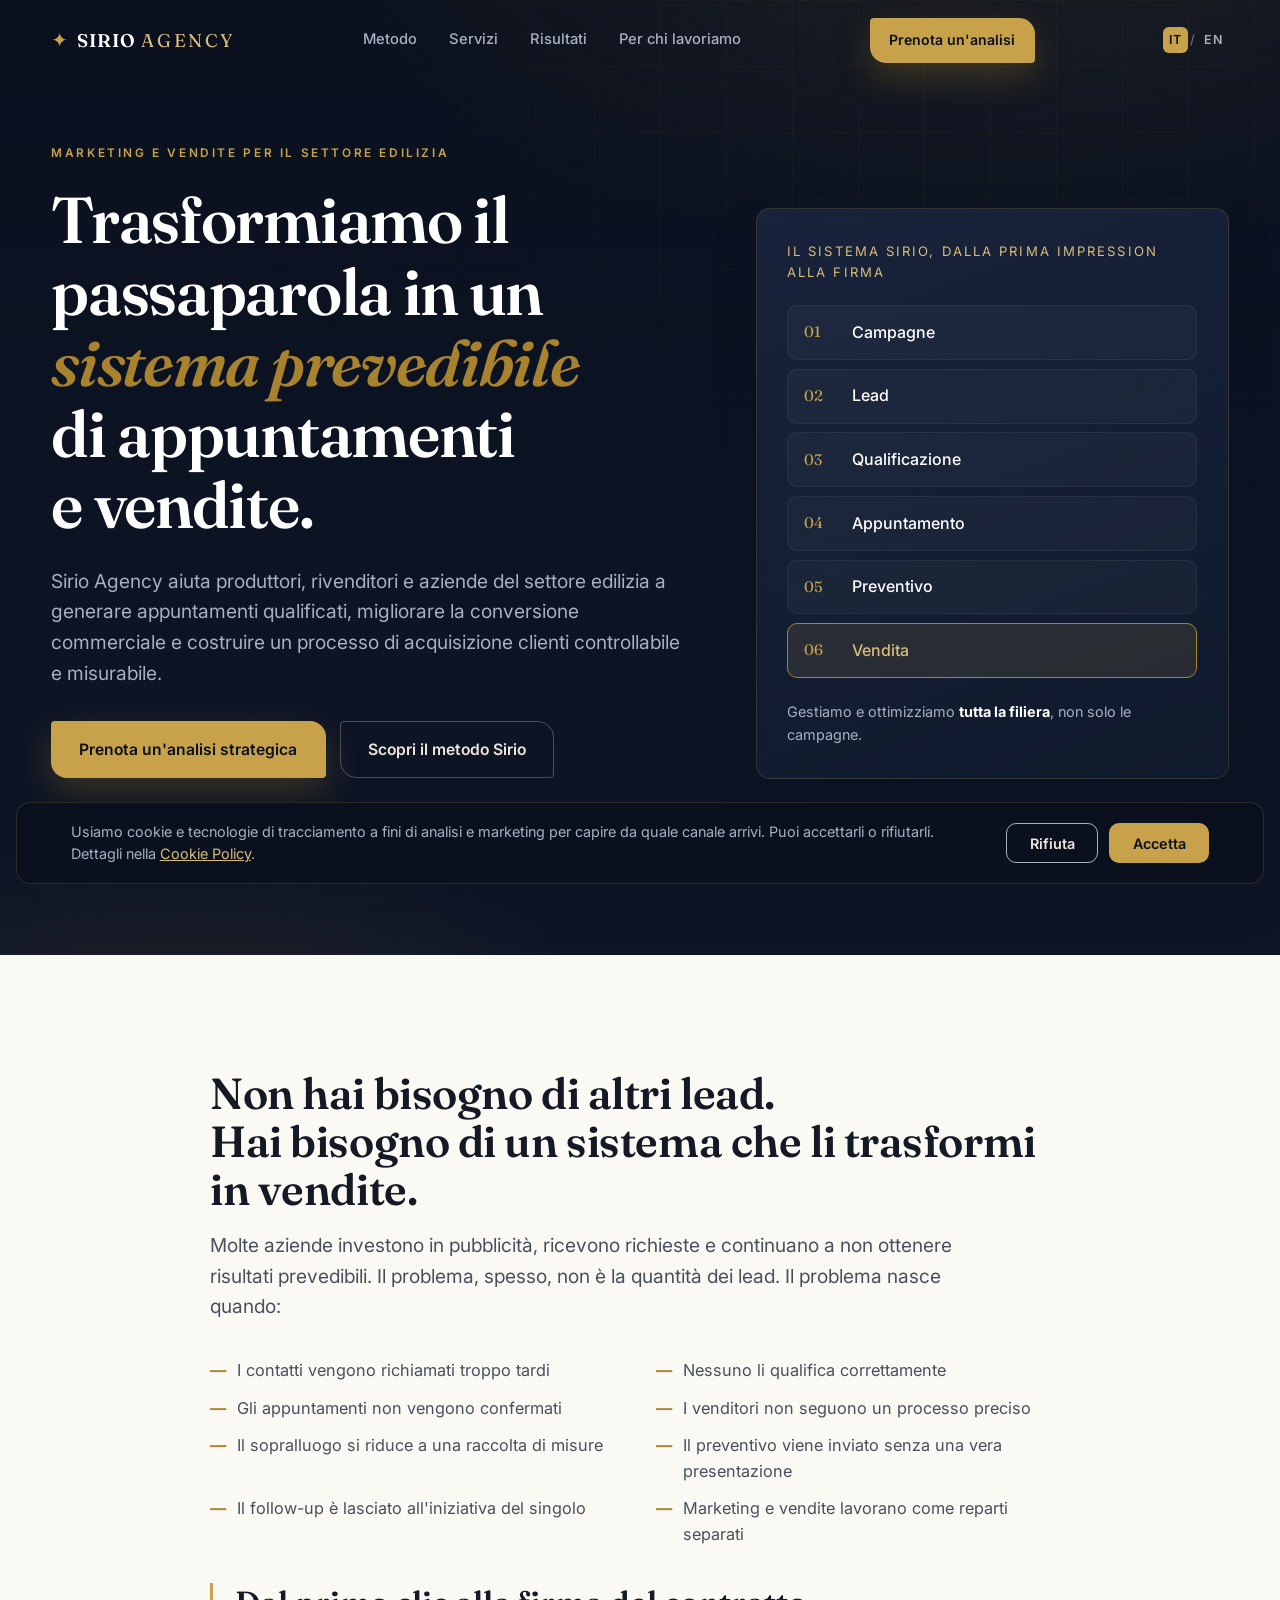
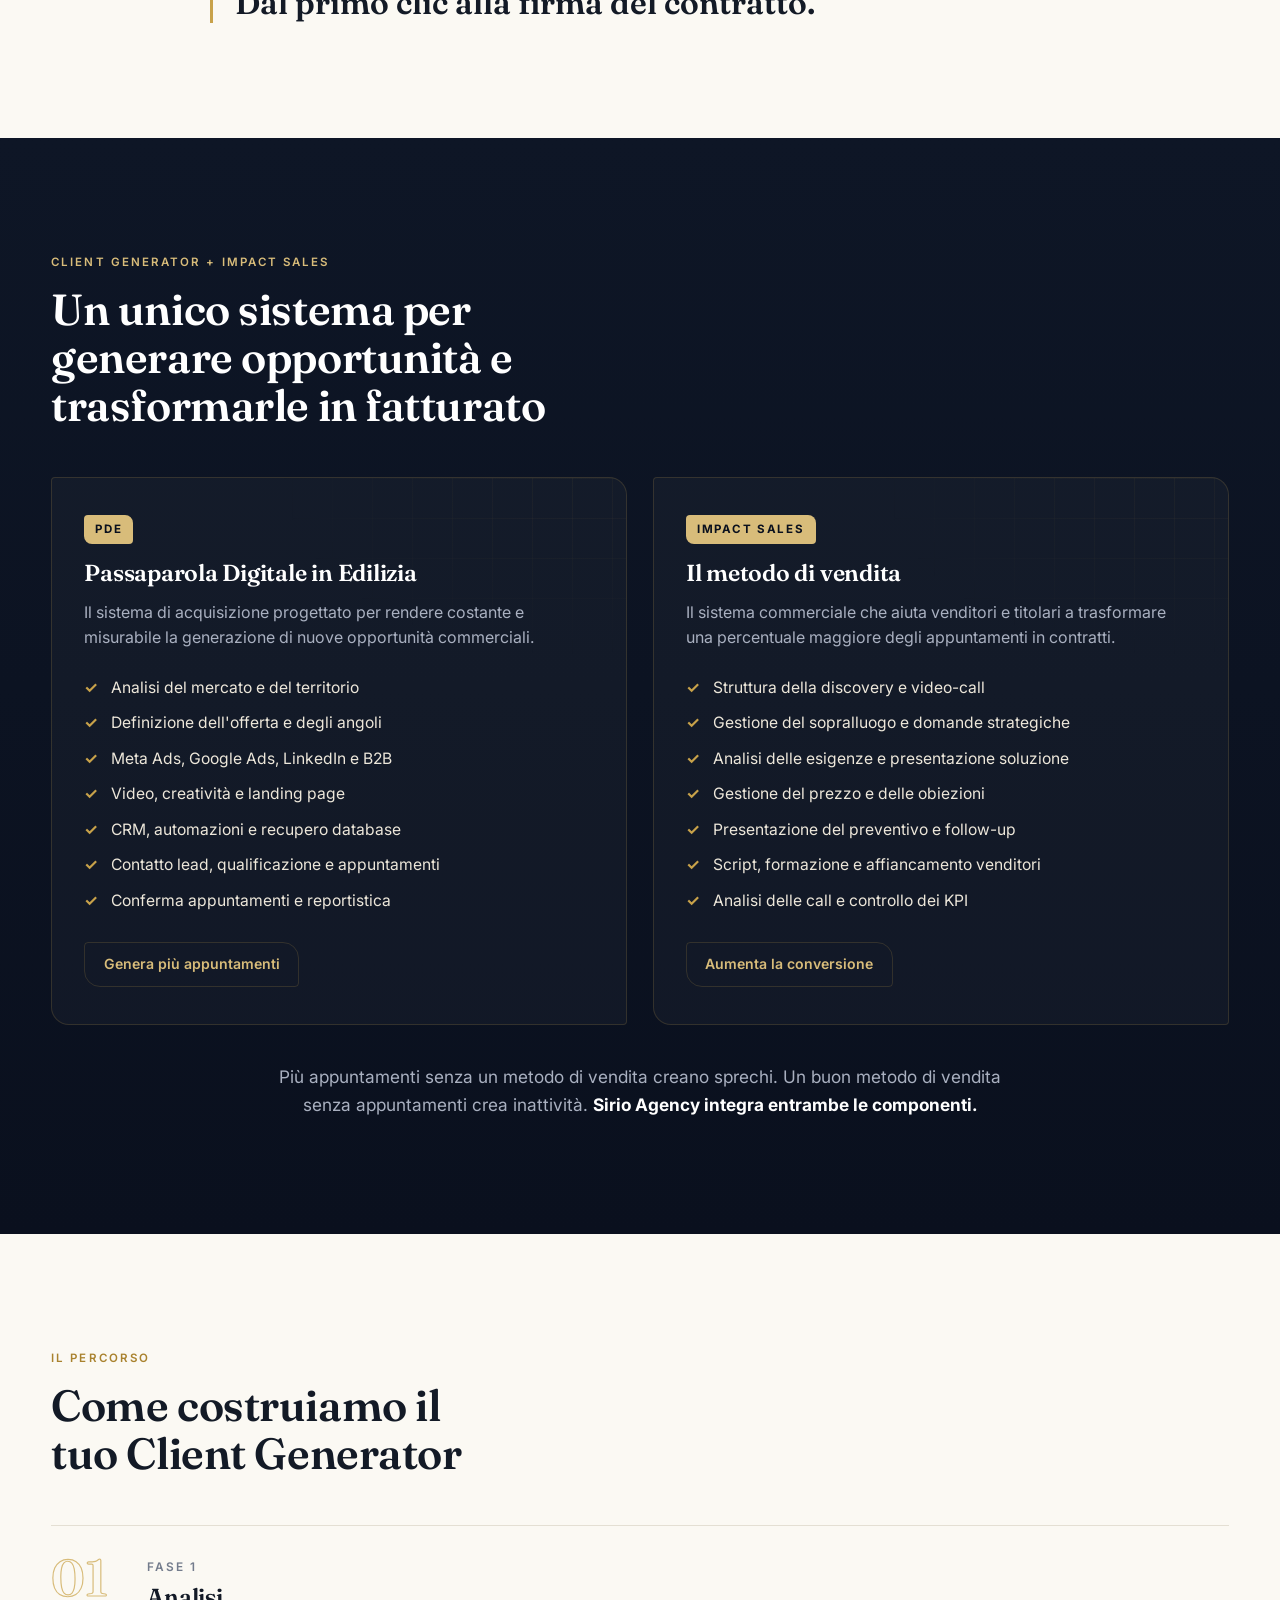
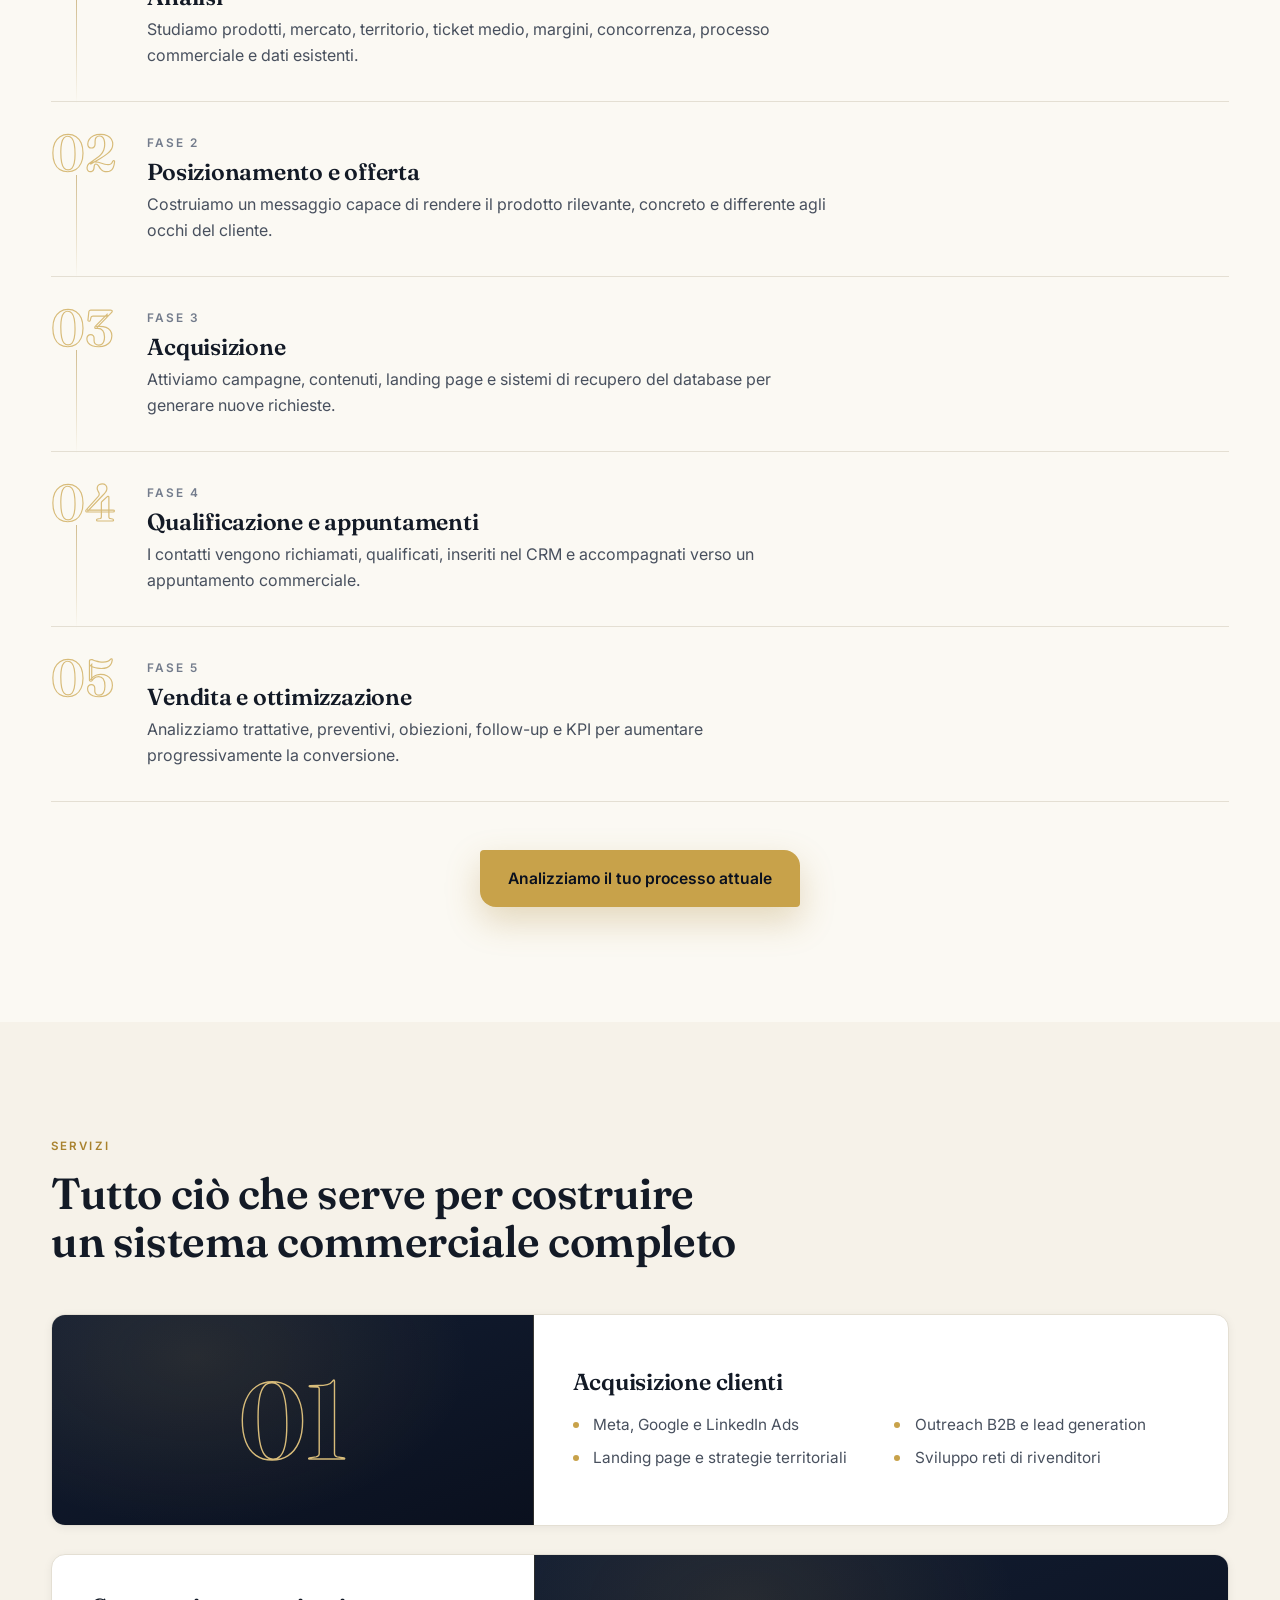
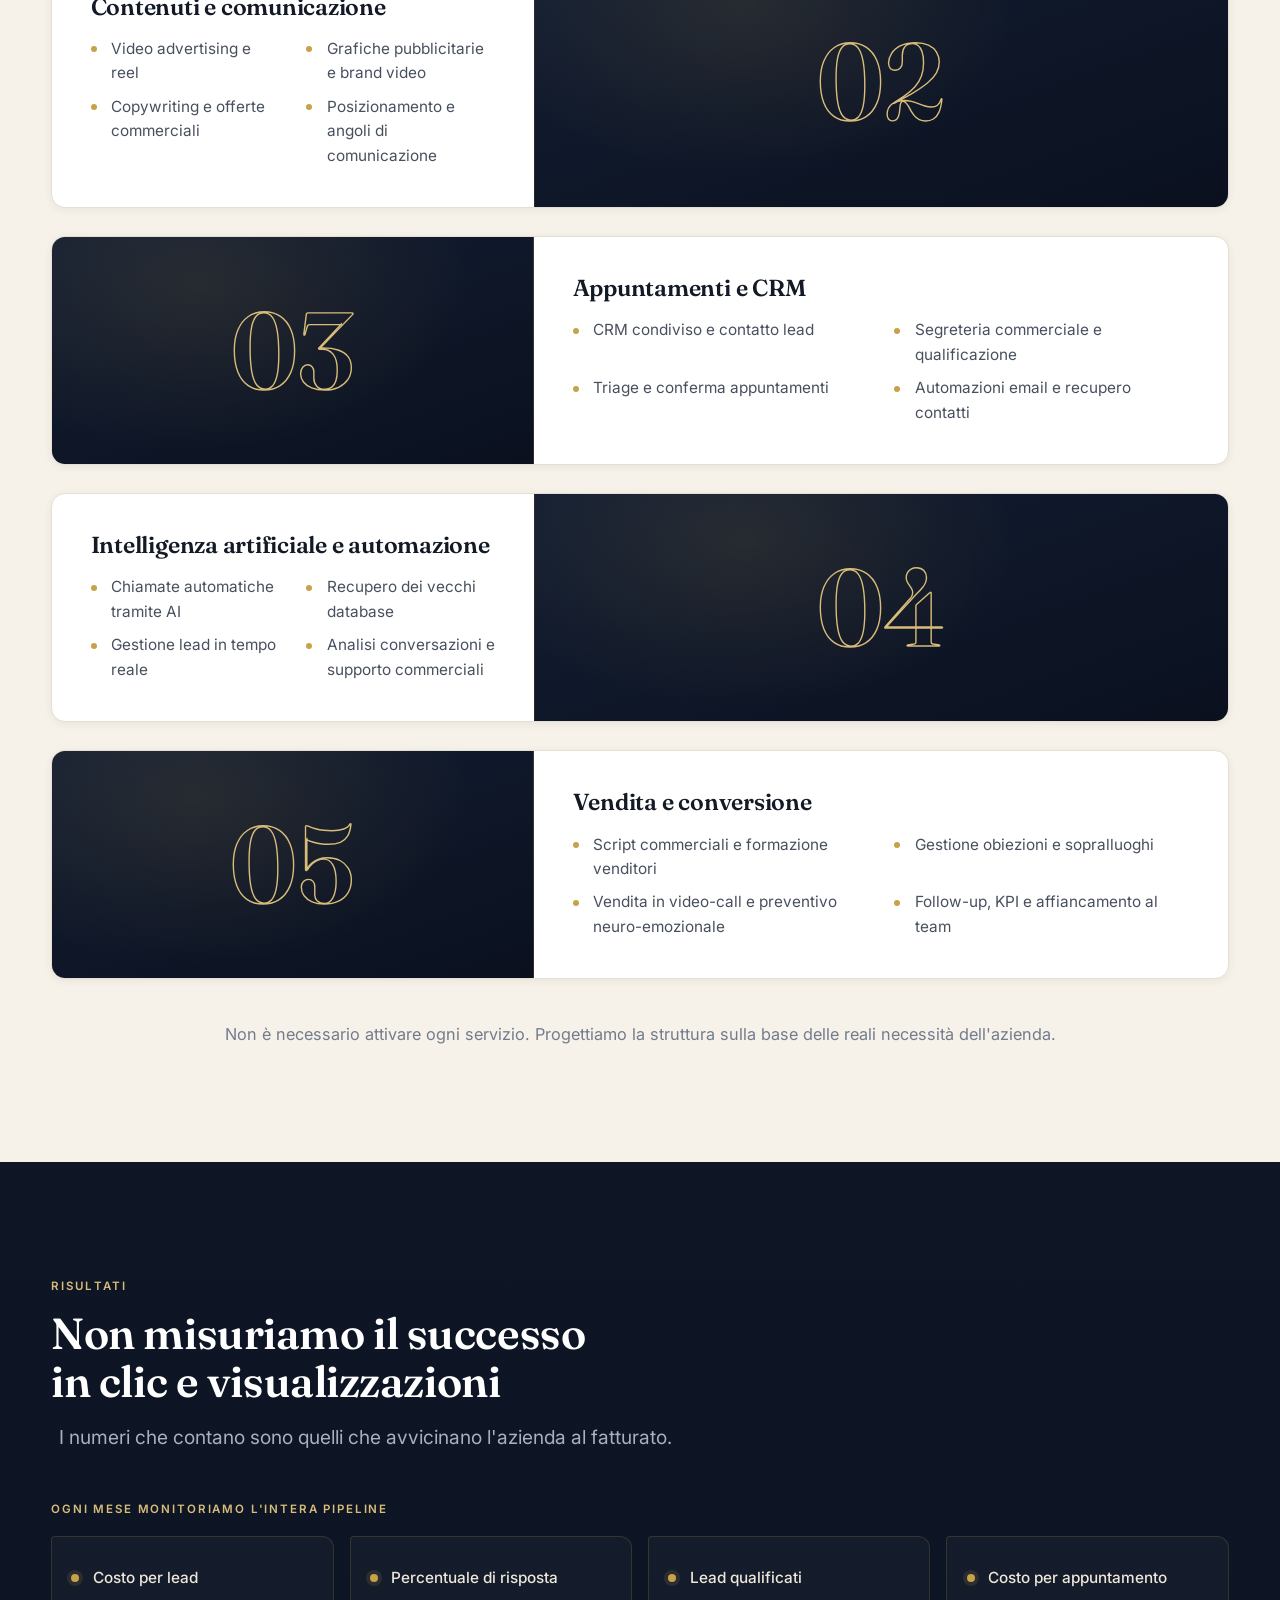
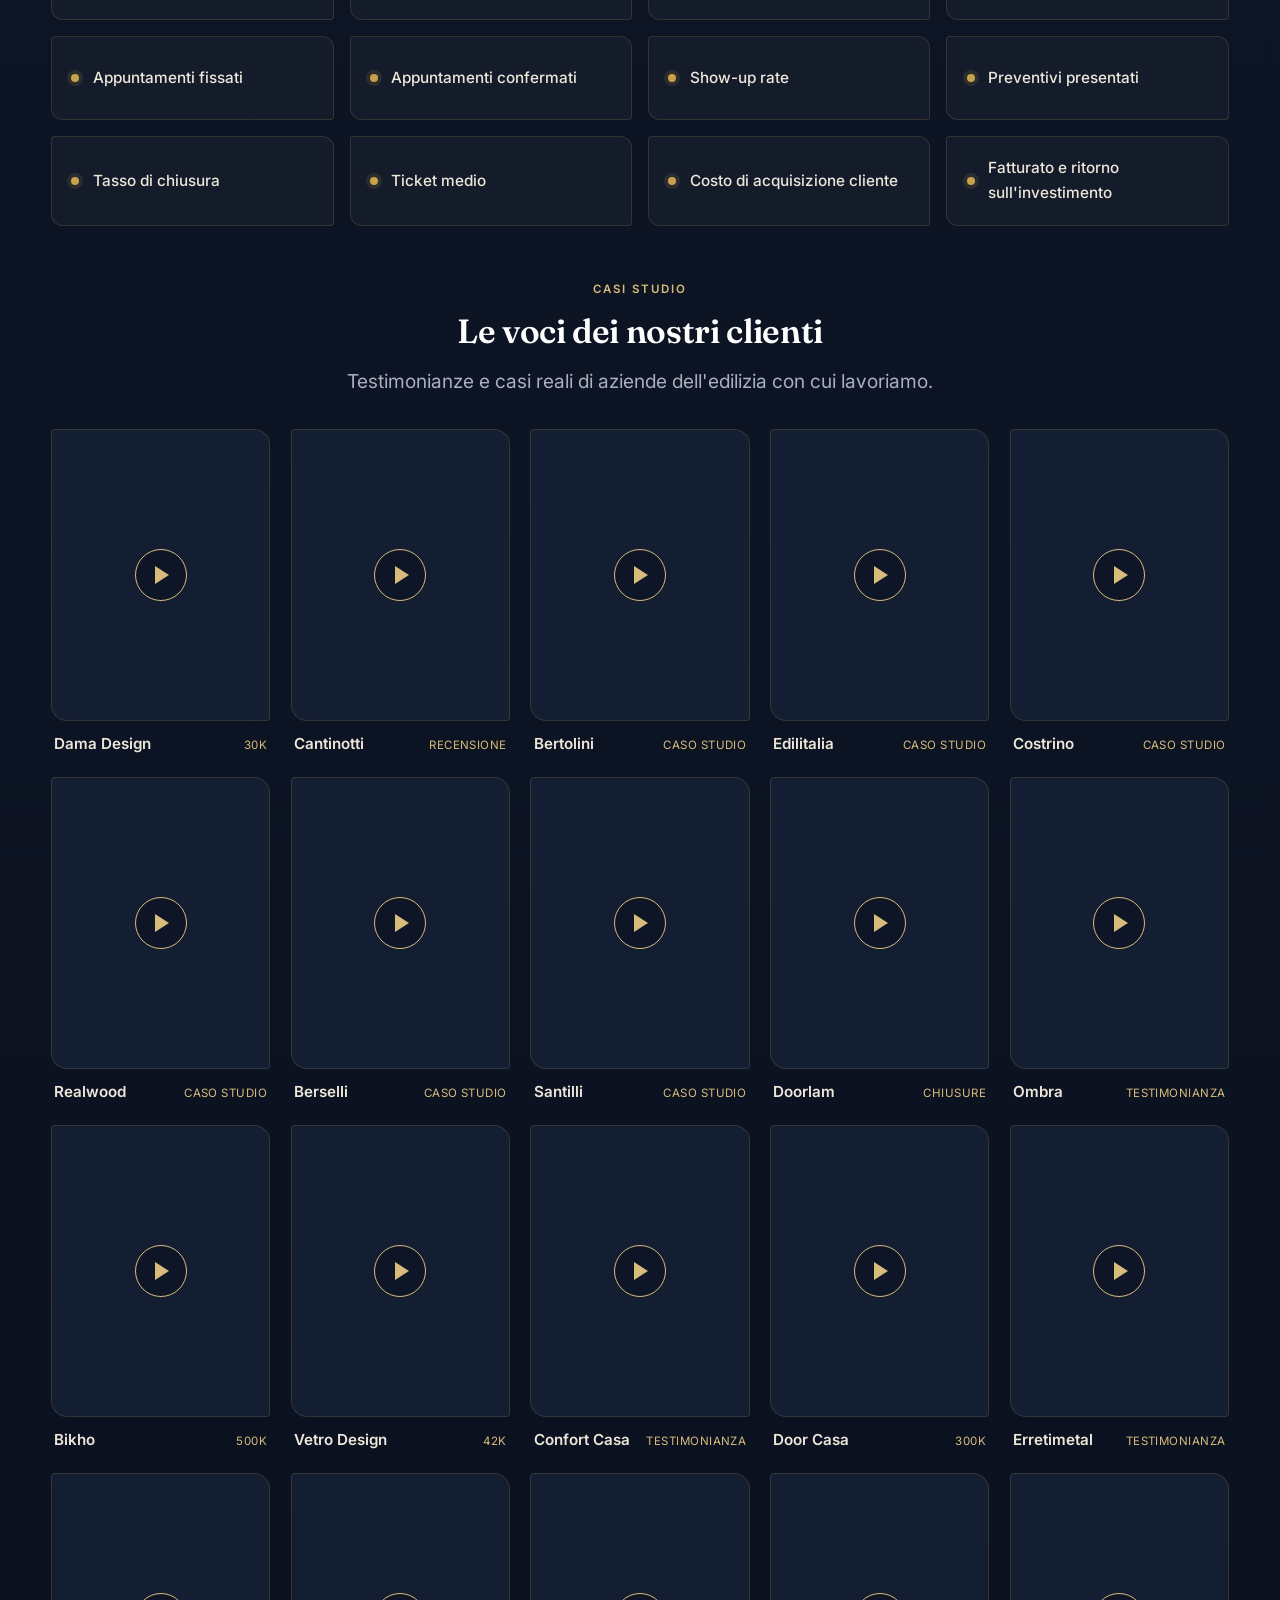
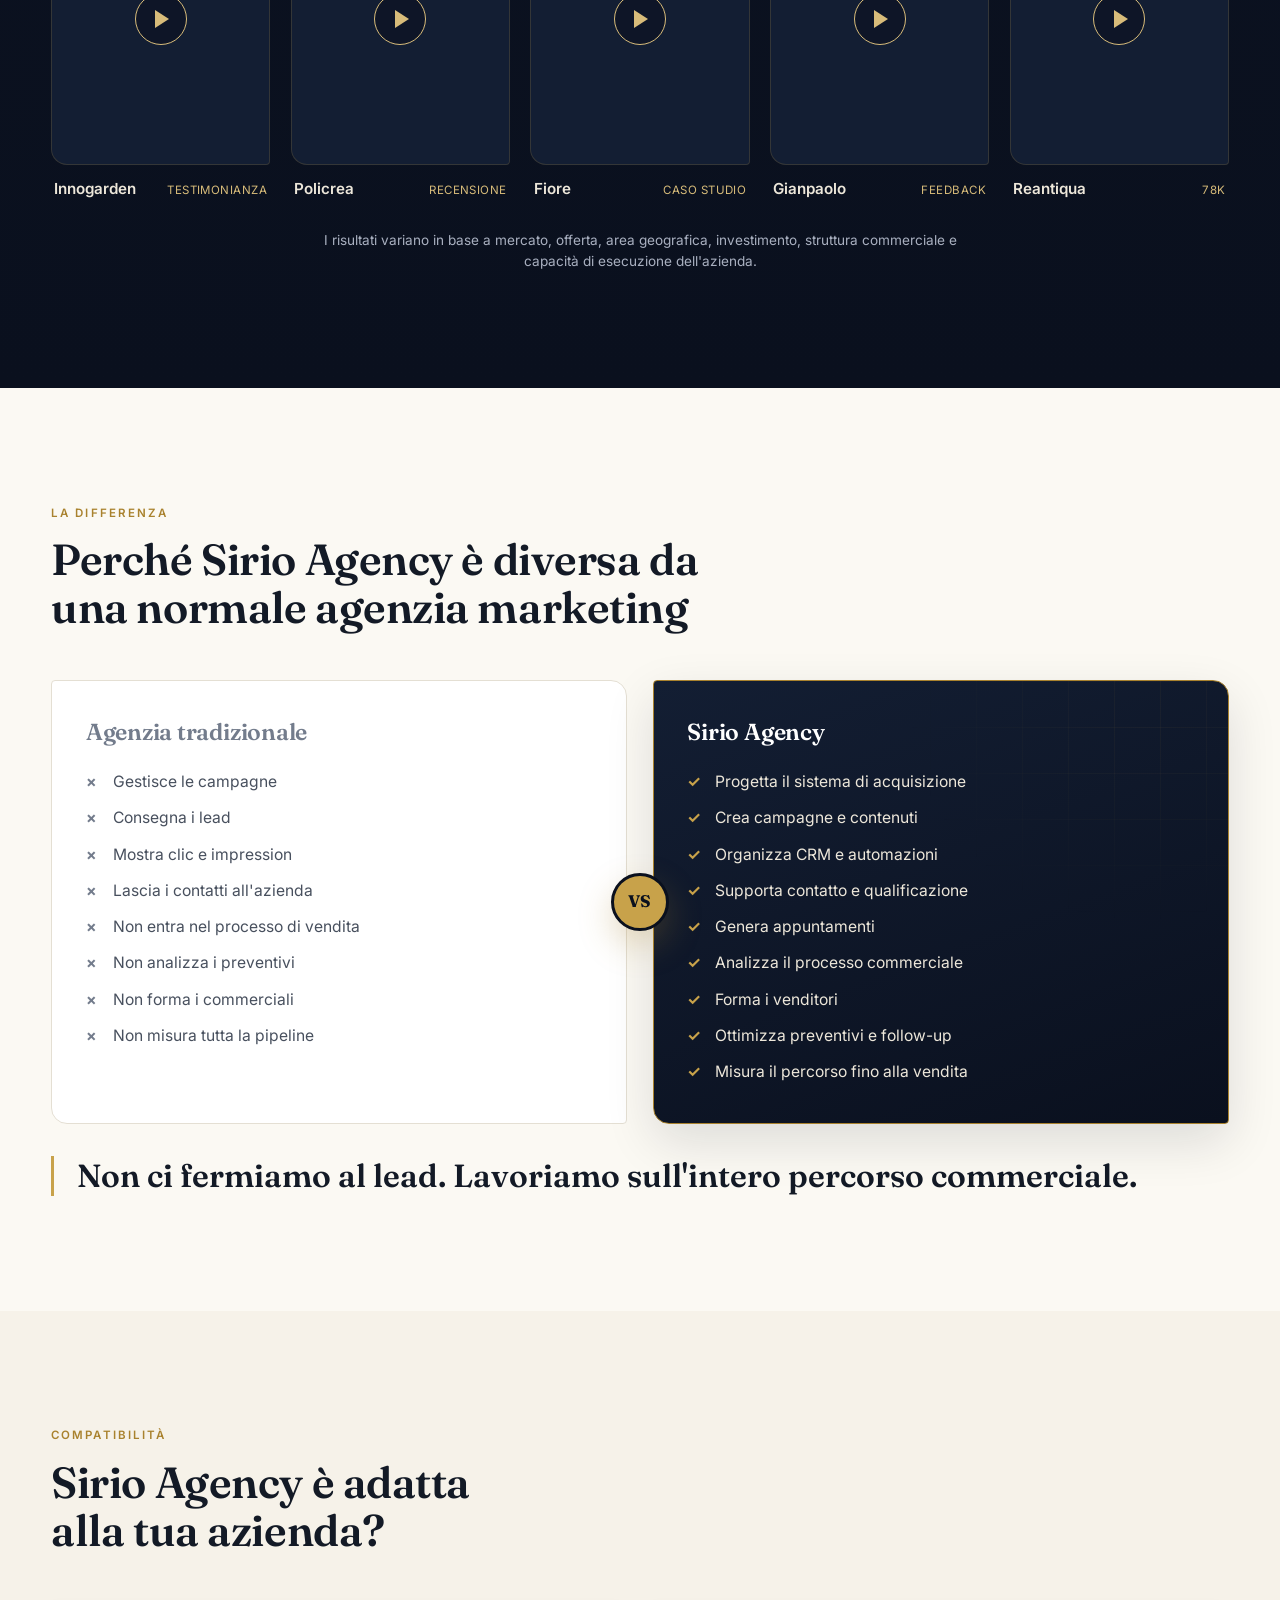
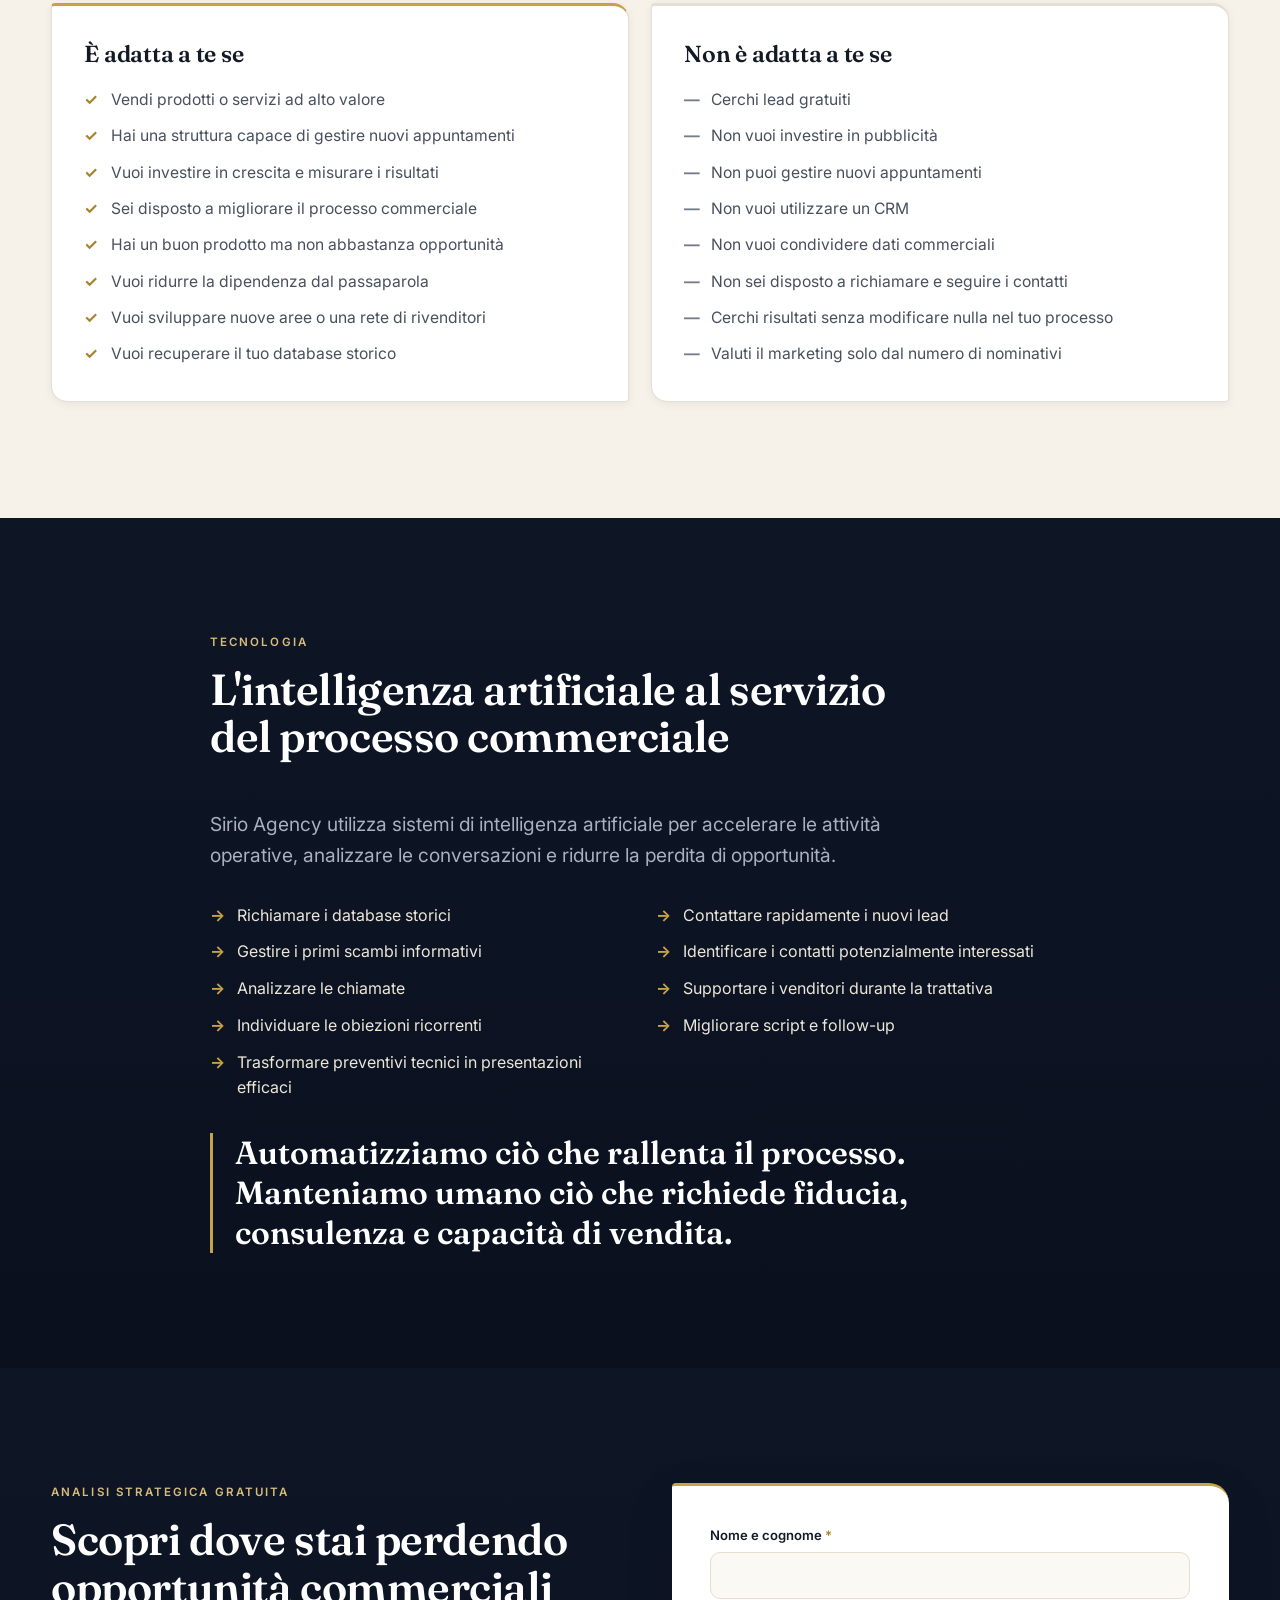
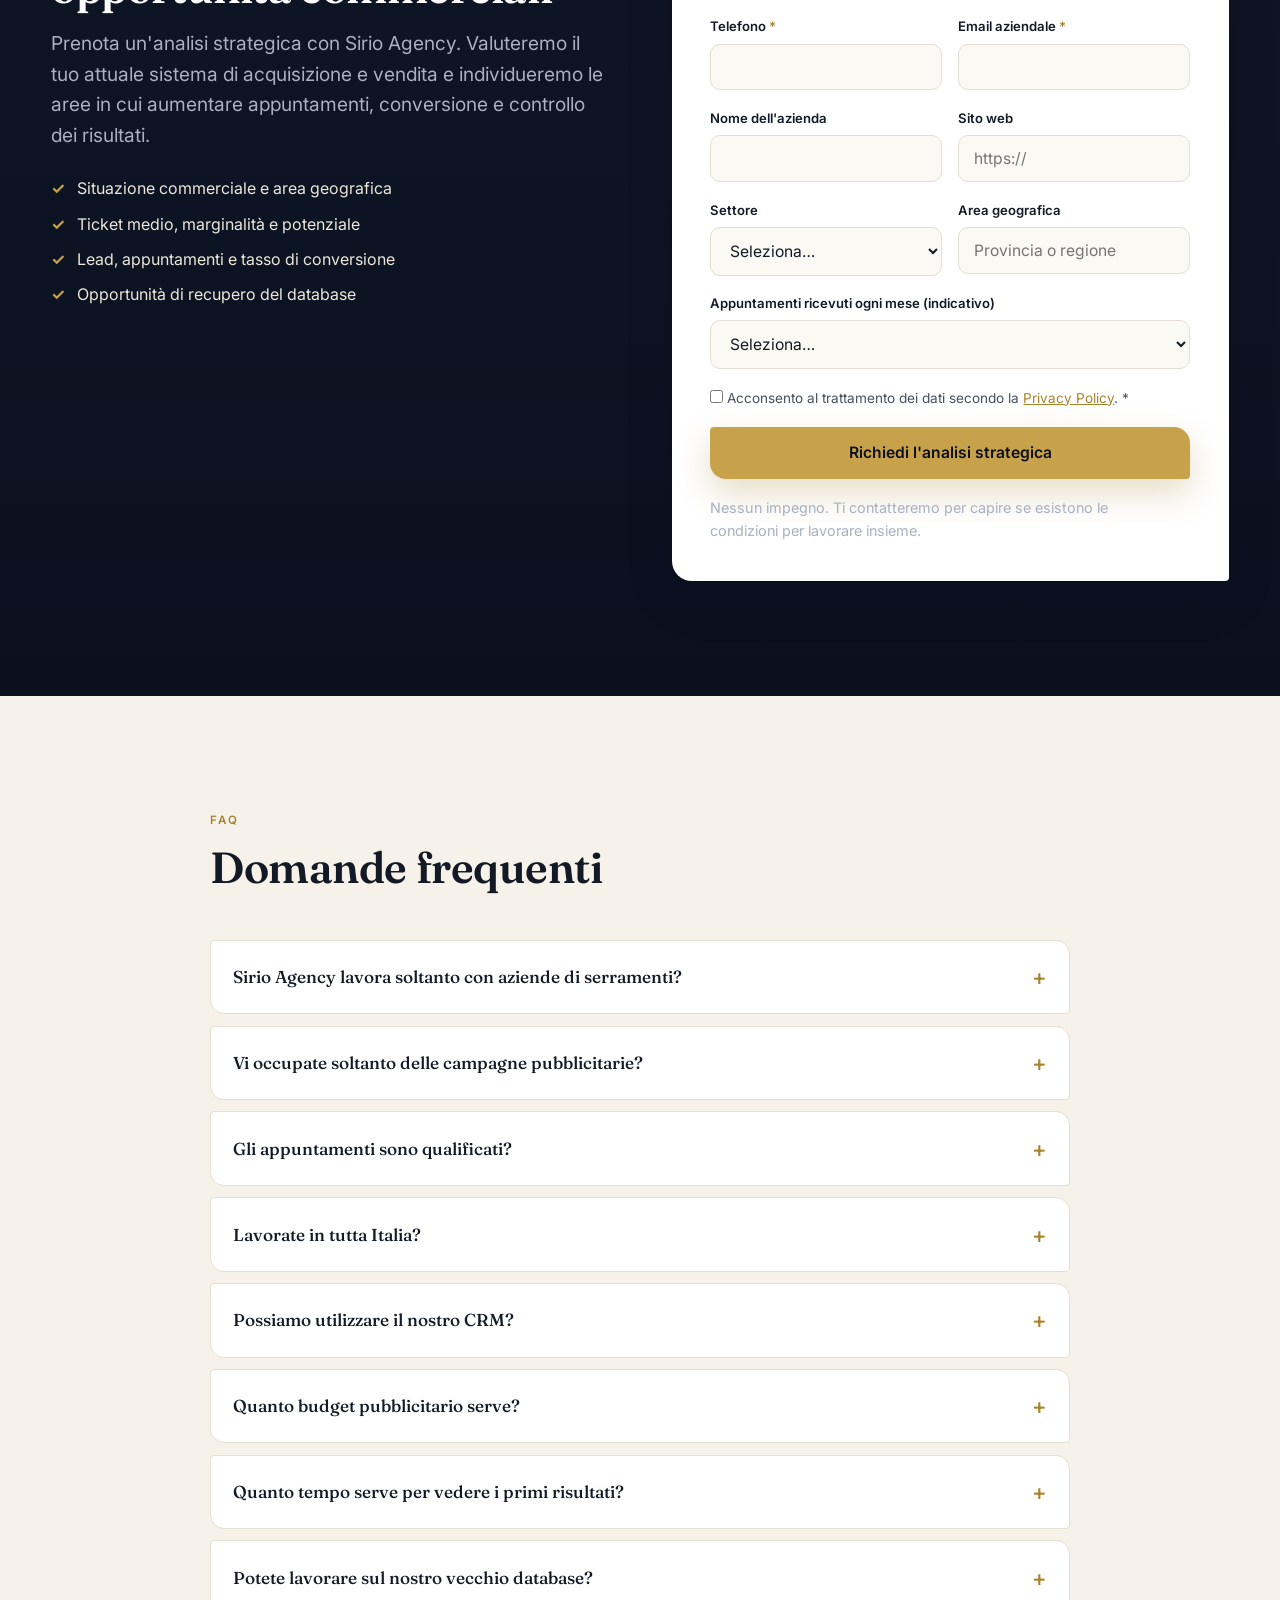
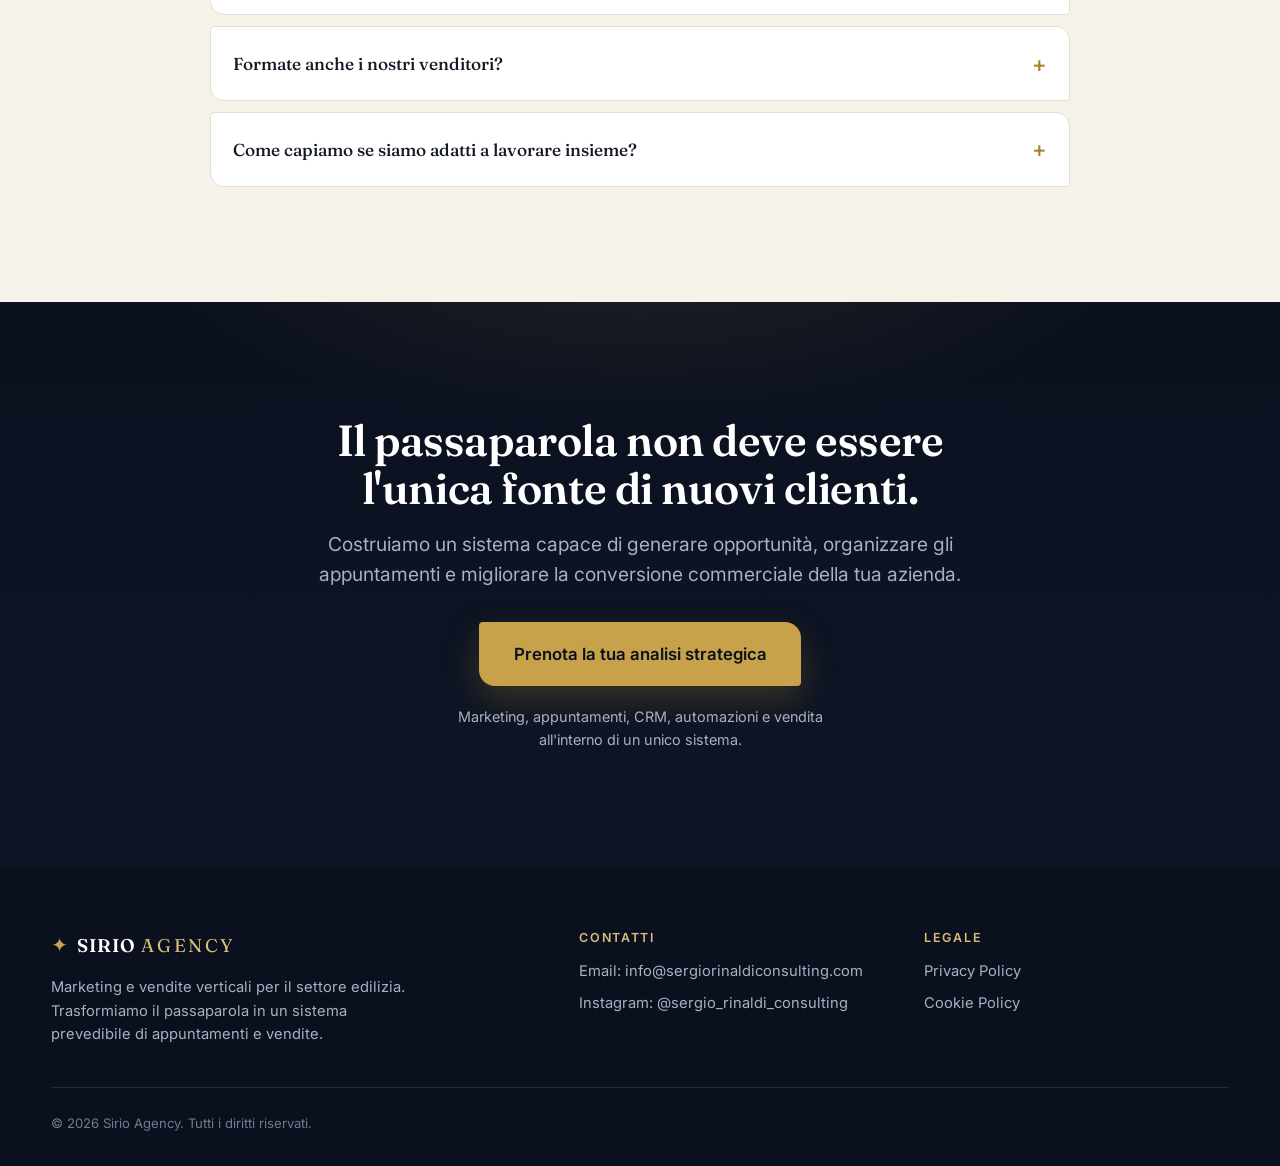
<file: index.html>
<!DOCTYPE html>
<html lang="it">
<head>
<meta charset="UTF-8" />
<meta name="viewport" content="width=device-width, initial-scale=1.0" />
<meta name="facebook-domain-verification" content="3ms4we1t6cuqroxa7sdy5nl1ey1c3h" />
<title>Marketing e Vendite per Serramenti ed Edilizia | Sirio Agency</title>
<meta name="description" content="Sirio Agency aiuta aziende di serramenti, pergole, fotovoltaico ed edilizia a generare appuntamenti qualificati e aumentare le vendite con marketing, CRM, automazioni e formazione commerciale." />
<link rel="preconnect" href="https://fonts.googleapis.com" />
<link rel="preconnect" href="https://fonts.gstatic.com" crossorigin />
<link href="https://fonts.googleapis.com/css2?family=Fraunces:opsz,wght@9..144,400;9..144,500;9..144,600;9..144,700&family=Inter:wght@400;500;600;700&display=swap" rel="stylesheet" />
<link rel="stylesheet" href="styles.css" />
<link rel="alternate" hreflang="it" href="https://siriomarketing.com/" />
<link rel="alternate" hreflang="en" href="https://siriomarketing.com/en/" />
<link rel="alternate" hreflang="x-default" href="https://siriomarketing.com/" />
</head>
<body>

<!-- HEADER -->
<header class="site-header" id="siteHeader">
  <div class="container header-inner">
    <a href="#top" class="brand" aria-label="Sirio Agency – home">
      <span class="brand-mark" aria-hidden="true">✦</span>
      <span class="brand-name">SIRIO<span class="brand-thin">AGENCY</span></span>
    </a>
    <nav class="nav" id="nav" aria-label="Navigazione principale">
      <a href="#metodo">Metodo</a>
      <a href="#servizi">Servizi</a>
      <a href="#risultati">Risultati</a>
      <a href="#per-chi">Per chi lavoriamo</a>
    </nav>
    <a href="#analisi" class="btn btn-primary btn-sm header-cta">Prenota un'analisi</a>
    <div class="lang-switch" aria-label="Lingua / Language">
      <a href="index.html" class="active" aria-current="true">IT</a>
      <span class="lang-sep" aria-hidden="true">/</span>
      <a href="en/index.html">EN</a>
    </div>
    <button class="hamburger" id="hamburger" aria-label="Apri menu" aria-expanded="false">
      <span></span><span></span><span></span>
    </button>
  </div>
</header>

<main id="top">

<!-- 1. HERO -->
<section class="hero" id="hero">
  <div class="hero-glow" aria-hidden="true"></div>
  <div class="container hero-inner">
    <div class="hero-copy reveal">
      <p class="eyebrow">Marketing e vendite per il settore edilizia</p>
      <h1>Trasformiamo il passaparola in un <span class="accent-text">sistema prevedibile</span> di appuntamenti e vendite.</h1>
      <p class="lead">Sirio Agency aiuta produttori, rivenditori e aziende del settore edilizia a generare appuntamenti qualificati, migliorare la conversione commerciale e costruire un processo di acquisizione clienti controllabile e misurabile.</p>
      <div class="hero-actions">
        <a href="#analisi" class="btn btn-primary">Prenota un'analisi strategica</a>
        <a href="#metodo" class="btn btn-ghost">Scopri il metodo Sirio</a>
      </div>
      <p class="microcopy">Analizziamo gratuitamente il tuo attuale sistema di acquisizione e vendita per individuare i principali margini di crescita.</p>
    </div>
    <div class="hero-visual reveal">
      <div class="pipeline">
        <p class="pipeline-title">Il sistema Sirio, dalla prima impression alla firma</p>
        <ol class="pipeline-steps">
          <li><span class="pl-num">01</span><span class="pl-label">Campagne</span></li>
          <li><span class="pl-num">02</span><span class="pl-label">Lead</span></li>
          <li><span class="pl-num">03</span><span class="pl-label">Qualificazione</span></li>
          <li><span class="pl-num">04</span><span class="pl-label">Appuntamento</span></li>
          <li><span class="pl-num">05</span><span class="pl-label">Preventivo</span></li>
          <li class="pl-final"><span class="pl-num">06</span><span class="pl-label">Vendita</span></li>
        </ol>
        <p class="pipeline-foot">Gestiamo e ottimizziamo <strong>tutta la filiera</strong>, non solo le campagne.</p>
      </div>
    </div>
  </div>
</section>

<!-- 2. POSIZIONAMENTO -->
<section class="section section-light" id="posizionamento">
  <div class="container narrow">
    <h2 class="reveal">Non hai bisogno di altri lead.<br />Hai bisogno di un sistema che li trasformi in vendite.</h2>
    <p class="section-lead reveal">Molte aziende investono in pubblicità, ricevono richieste e continuano a non ottenere risultati prevedibili. Il problema, spesso, non è la quantità dei lead. Il problema nasce quando:</p>
    <ul class="problem-list reveal">
      <li>I contatti vengono richiamati troppo tardi</li>
      <li>Nessuno li qualifica correttamente</li>
      <li>Gli appuntamenti non vengono confermati</li>
      <li>I venditori non seguono un processo preciso</li>
      <li>Il sopralluogo si riduce a una raccolta di misure</li>
      <li>Il preventivo viene inviato senza una vera presentazione</li>
      <li>Il follow-up è lasciato all'iniziativa del singolo</li>
      <li>Marketing e vendite lavorano come reparti separati</li>
    </ul>
    <p class="highlight-line reveal">Dal primo clic alla firma del contratto.</p>
  </div>
</section>

<!-- 3. I DUE SISTEMI -->
<section class="section section-dark" id="metodo">
  <div class="container">
    <div class="section-head reveal">
      <p class="kicker">Client Generator + Impact Sales</p>
      <h2>Un unico sistema per generare opportunità e trasformarle in fatturato</h2>
    </div>
    <div class="systems">
      <article class="system-card reveal">
        <p class="system-tag">PDE</p>
        <h3>Passaparola Digitale in Edilizia</h3>
        <p class="system-desc">Il sistema di acquisizione progettato per rendere costante e misurabile la generazione di nuove opportunità commerciali.</p>
        <ul class="check-list">
          <li>Analisi del mercato e del territorio</li>
          <li>Definizione dell'offerta e degli angoli</li>
          <li>Meta Ads, Google Ads, LinkedIn e B2B</li>
          <li>Video, creatività e landing page</li>
          <li>CRM, automazioni e recupero database</li>
          <li>Contatto lead, qualificazione e appuntamenti</li>
          <li>Conferma appuntamenti e reportistica</li>
        </ul>
        <a href="#analisi" class="btn btn-outline-gold btn-sm">Genera più appuntamenti</a>
      </article>
      <article class="system-card reveal">
        <p class="system-tag">Impact Sales</p>
        <h3>Il metodo di vendita</h3>
        <p class="system-desc">Il sistema commerciale che aiuta venditori e titolari a trasformare una percentuale maggiore degli appuntamenti in contratti.</p>
        <ul class="check-list">
          <li>Struttura della discovery e video-call</li>
          <li>Gestione del sopralluogo e domande strategiche</li>
          <li>Analisi delle esigenze e presentazione soluzione</li>
          <li>Gestione del prezzo e delle obiezioni</li>
          <li>Presentazione del preventivo e follow-up</li>
          <li>Script, formazione e affiancamento venditori</li>
          <li>Analisi delle call e controllo dei KPI</li>
        </ul>
        <a href="#analisi" class="btn btn-outline-gold btn-sm">Aumenta la conversione</a>
      </article>
    </div>
    <p class="systems-note reveal">Più appuntamenti senza un metodo di vendita creano sprechi. Un buon metodo di vendita senza appuntamenti crea inattività. <strong>Sirio Agency integra entrambe le componenti.</strong></p>
  </div>
</section>

<!-- 4. COME FUNZIONA -->
<section class="section section-light" id="come-funziona">
  <div class="container">
    <div class="section-head reveal">
      <p class="kicker">Il percorso</p>
      <h2>Come costruiamo il tuo Client Generator</h2>
    </div>
    <ol class="timeline">
      <li class="reveal">
        <span class="tl-step">Fase 1</span>
        <h3>Analisi</h3>
        <p>Studiamo prodotti, mercato, territorio, ticket medio, margini, concorrenza, processo commerciale e dati esistenti.</p>
      </li>
      <li class="reveal">
        <span class="tl-step">Fase 2</span>
        <h3>Posizionamento e offerta</h3>
        <p>Costruiamo un messaggio capace di rendere il prodotto rilevante, concreto e differente agli occhi del cliente.</p>
      </li>
      <li class="reveal">
        <span class="tl-step">Fase 3</span>
        <h3>Acquisizione</h3>
        <p>Attiviamo campagne, contenuti, landing page e sistemi di recupero del database per generare nuove richieste.</p>
      </li>
      <li class="reveal">
        <span class="tl-step">Fase 4</span>
        <h3>Qualificazione e appuntamenti</h3>
        <p>I contatti vengono richiamati, qualificati, inseriti nel CRM e accompagnati verso un appuntamento commerciale.</p>
      </li>
      <li class="reveal">
        <span class="tl-step">Fase 5</span>
        <h3>Vendita e ottimizzazione</h3>
        <p>Analizziamo trattative, preventivi, obiezioni, follow-up e KPI per aumentare progressivamente la conversione.</p>
      </li>
    </ol>
    <div class="center reveal"><a href="#analisi" class="btn btn-primary">Analizziamo il tuo processo attuale</a></div>
  </div>
</section>

<!-- 5. SERVIZI -->
<section class="section section-ivory" id="servizi">
  <div class="container">
    <div class="section-head reveal">
      <p class="kicker">Servizi</p>
      <h2>Tutto ciò che serve per costruire un sistema commerciale completo</h2>
    </div>
    <div class="service-rows">
      <article class="service-row reveal">
        <div class="service-visual"><span class="sr-num" aria-hidden="true">01</span></div>
        <div class="service-body">
          <h3>Acquisizione clienti</h3>
          <ul><li>Meta, Google e LinkedIn Ads</li><li>Outreach B2B e lead generation</li><li>Landing page e strategie territoriali</li><li>Sviluppo reti di rivenditori</li></ul>
        </div>
      </article>
      <article class="service-row reveal">
        <div class="service-visual"><span class="sr-num" aria-hidden="true">02</span></div>
        <div class="service-body">
          <h3>Contenuti e comunicazione</h3>
          <ul><li>Video advertising e reel</li><li>Grafiche pubblicitarie e brand video</li><li>Copywriting e offerte commerciali</li><li>Posizionamento e angoli di comunicazione</li></ul>
        </div>
      </article>
      <article class="service-row reveal">
        <div class="service-visual"><span class="sr-num" aria-hidden="true">03</span></div>
        <div class="service-body">
          <h3>Appuntamenti e CRM</h3>
          <ul><li>CRM condiviso e contatto lead</li><li>Segreteria commerciale e qualificazione</li><li>Triage e conferma appuntamenti</li><li>Automazioni email e recupero contatti</li></ul>
        </div>
      </article>
      <article class="service-row reveal">
        <div class="service-visual"><span class="sr-num" aria-hidden="true">04</span></div>
        <div class="service-body">
          <h3>Intelligenza artificiale e automazione</h3>
          <ul><li>Chiamate automatiche tramite AI</li><li>Recupero dei vecchi database</li><li>Gestione lead in tempo reale</li><li>Analisi conversazioni e supporto commerciali</li></ul>
        </div>
      </article>
      <article class="service-row reveal">
        <div class="service-visual"><span class="sr-num" aria-hidden="true">05</span></div>
        <div class="service-body">
          <h3>Vendita e conversione</h3>
          <ul><li>Script commerciali e formazione venditori</li><li>Gestione obiezioni e sopralluoghi</li><li>Vendita in video-call e preventivo neuro-emozionale</li><li>Follow-up, KPI e affiancamento al team</li></ul>
        </div>
      </article>
    </div>
    <p class="services-note reveal">Non è necessario attivare ogni servizio. Progettiamo la struttura sulla base delle reali necessità dell'azienda.</p>
  </div>
</section>

<!-- 6. RISULTATI E KPI -->
<section class="section section-dark" id="risultati">
  <div class="container">
    <div class="section-head reveal">
      <p class="kicker">Risultati</p>
      <h2>Non misuriamo il successo in clic e visualizzazioni</h2>
      <p class="section-lead center-lead">I numeri che contano sono quelli che avvicinano l'azienda al fatturato.</p>
    </div>
    <p class="kpi-label reveal">Ogni mese monitoriamo l'intera pipeline</p>
    <div class="kpi-grid reveal">
      <div class="kpi"><span>Costo per lead</span></div>
      <div class="kpi"><span>Percentuale di risposta</span></div>
      <div class="kpi"><span>Lead qualificati</span></div>
      <div class="kpi"><span>Costo per appuntamento</span></div>
      <div class="kpi"><span>Appuntamenti fissati</span></div>
      <div class="kpi"><span>Appuntamenti confermati</span></div>
      <div class="kpi"><span>Show-up rate</span></div>
      <div class="kpi"><span>Preventivi presentati</span></div>
      <div class="kpi"><span>Tasso di chiusura</span></div>
      <div class="kpi"><span>Ticket medio</span></div>
      <div class="kpi"><span>Costo di acquisizione cliente</span></div>
      <div class="kpi"><span>Fatturato e ritorno sull'investimento</span></div>
    </div>
    <div class="cs-head reveal">
      <p class="kicker">Casi studio</p>
      <h3 class="cs-h">Le voci dei nostri clienti</h3>
      <p class="section-lead center-lead">Testimonianze e casi reali di aziende dell'edilizia con cui lavoriamo.</p>
    </div>
    <div class="cs-gallery reveal">
      <figure class="cs-card reveal">
        <div class="cs-media">
          <video preload="none" playsinline poster="https://assets.cdn.filesafe.space/tgGq5P5VRijUO78xMHfg/media/6a102cb13c3aed7c637f31bf.png">
            <source src="https://storage.googleapis.com/msgsndr/tgGq5P5VRijUO78xMHfg/media/691c874216bfee8a4dc71503.mp4" type="video/mp4">
          </video>
          <span class="cs-play" aria-hidden="true"></span>
        </div>
        <figcaption><span class="cs-client">Dama Design</span><span class="cs-tag">30k</span></figcaption>
      </figure>
      <figure class="cs-card reveal">
        <div class="cs-media">
          <video preload="none" playsinline poster="https://assets.cdn.filesafe.space/tgGq5P5VRijUO78xMHfg/media/6a102e6d6cc0eead5c9ac82d.png">
            <source src="https://storage.googleapis.com/msgsndr/tgGq5P5VRijUO78xMHfg/media/66151d71937a16cac0c9500e.mp4" type="video/mp4">
          </video>
          <span class="cs-play" aria-hidden="true"></span>
        </div>
        <figcaption><span class="cs-client">Cantinotti</span><span class="cs-tag">Recensione</span></figcaption>
      </figure>
      <figure class="cs-card reveal">
        <div class="cs-media">
          <video preload="none" playsinline poster="https://assets.cdn.filesafe.space/tgGq5P5VRijUO78xMHfg/media/6a102d746cc0eead5c9ab2ab.png">
            <source src="https://storage.googleapis.com/msgsndr/tgGq5P5VRijUO78xMHfg/media/691c8742be6cf004953139b1.mp4" type="video/mp4">
          </video>
          <span class="cs-play" aria-hidden="true"></span>
        </div>
        <figcaption><span class="cs-client">Bertolini</span><span class="cs-tag">Caso studio</span></figcaption>
      </figure>
      <figure class="cs-card reveal">
        <div class="cs-media">
          <video preload="none" playsinline poster="https://assets.cdn.filesafe.space/tgGq5P5VRijUO78xMHfg/media/6a102b0ea33d272edabb85c4.png">
            <source src="https://storage.googleapis.com/msgsndr/tgGq5P5VRijUO78xMHfg/media/691c87424b7535bc951d9c68.mp4" type="video/mp4">
          </video>
          <span class="cs-play" aria-hidden="true"></span>
        </div>
        <figcaption><span class="cs-client">Edilitalia</span><span class="cs-tag">Caso studio</span></figcaption>
      </figure>
      <figure class="cs-card reveal">
        <div class="cs-media">
          <video preload="none" playsinline poster="https://assets.cdn.filesafe.space/tgGq5P5VRijUO78xMHfg/media/6a102a10fe2210f89e3a74b6.png">
            <source src="https://storage.googleapis.com/msgsndr/tgGq5P5VRijUO78xMHfg/media/691c95476d309ecb43090a77.mp4" type="video/mp4">
          </video>
          <span class="cs-play" aria-hidden="true"></span>
        </div>
        <figcaption><span class="cs-client">Costrino</span><span class="cs-tag">Caso studio</span></figcaption>
      </figure>
      <figure class="cs-card reveal">
        <div class="cs-media">
          <video preload="none" playsinline poster="https://assets.cdn.filesafe.space/tgGq5P5VRijUO78xMHfg/media/6a1029af6cc0eead5c9a6dba.png">
            <source src="https://storage.googleapis.com/msgsndr/tgGq5P5VRijUO78xMHfg/media/691cd5ca6a5d3b6588a0e00a.mp4" type="video/mp4">
          </video>
          <span class="cs-play" aria-hidden="true"></span>
        </div>
        <figcaption><span class="cs-client">Realwood</span><span class="cs-tag">Caso studio</span></figcaption>
      </figure>
      <figure class="cs-card reveal">
        <div class="cs-media">
          <video preload="none" playsinline poster="https://assets.cdn.filesafe.space/tgGq5P5VRijUO78xMHfg/media/6a1028e3a33d272edabb5e5e.png">
            <source src="https://storage.googleapis.com/msgsndr/tgGq5P5VRijUO78xMHfg/media/691c8741d9197fab0ae38c71.mp4" type="video/mp4">
          </video>
          <span class="cs-play" aria-hidden="true"></span>
        </div>
        <figcaption><span class="cs-client">Berselli</span><span class="cs-tag">Caso studio</span></figcaption>
      </figure>
      <figure class="cs-card reveal">
        <div class="cs-media">
          <video preload="none" playsinline poster="https://assets.cdn.filesafe.space/tgGq5P5VRijUO78xMHfg/media/6a102800e05851175c3dd275.png">
            <source src="https://storage.googleapis.com/msgsndr/tgGq5P5VRijUO78xMHfg/media/691cd5d3b55a59e97c3fee3e.mp4" type="video/mp4">
          </video>
          <span class="cs-play" aria-hidden="true"></span>
        </div>
        <figcaption><span class="cs-client">Santilli</span><span class="cs-tag">Caso studio</span></figcaption>
      </figure>
      <figure class="cs-card reveal">
        <div class="cs-media">
          <video preload="none" playsinline poster="https://assets.cdn.filesafe.space/tgGq5P5VRijUO78xMHfg/media/6a1027893c3aed7c637ecc0d.png">
            <source src="https://storage.googleapis.com/msgsndr/tgGq5P5VRijUO78xMHfg/media/691c87410eb06d80fd42a17e.mp4" type="video/mp4">
          </video>
          <span class="cs-play" aria-hidden="true"></span>
        </div>
        <figcaption><span class="cs-client">Doorlam</span><span class="cs-tag">Chiusure</span></figcaption>
      </figure>
      <figure class="cs-card reveal">
        <div class="cs-media">
          <video preload="none" playsinline poster="https://assets.cdn.filesafe.space/tgGq5P5VRijUO78xMHfg/media/6a102655a33d272edabb25fe.png">
            <source src="https://storage.googleapis.com/msgsndr/tgGq5P5VRijUO78xMHfg/media/6617b46d8d4578e68a48fca7.mp4" type="video/mp4">
          </video>
          <span class="cs-play" aria-hidden="true"></span>
        </div>
        <figcaption><span class="cs-client">Ombra</span><span class="cs-tag">Testimonianza</span></figcaption>
      </figure>
      <figure class="cs-card reveal">
        <div class="cs-media">
          <video preload="none" playsinline poster="https://assets.cdn.filesafe.space/tgGq5P5VRijUO78xMHfg/media/6a1026cfe05851175c3db7a1.png">
            <source src="https://storage.googleapis.com/msgsndr/tgGq5P5VRijUO78xMHfg/media/672e0980aeeab5688c01ca19.mp4" type="video/mp4">
          </video>
          <span class="cs-play" aria-hidden="true"></span>
        </div>
        <figcaption><span class="cs-client">Bikho</span><span class="cs-tag">500k</span></figcaption>
      </figure>
      <figure class="cs-card reveal">
        <div class="cs-media">
          <video preload="none" playsinline poster="https://assets.cdn.filesafe.space/tgGq5P5VRijUO78xMHfg/media/6a1024e36cc0eead5c9a08fc.png">
            <source src="https://storage.googleapis.com/msgsndr/tgGq5P5VRijUO78xMHfg/media/673db189c34baec4d32c5f89.mp4" type="video/mp4">
          </video>
          <span class="cs-play" aria-hidden="true"></span>
        </div>
        <figcaption><span class="cs-client">Vetro Design</span><span class="cs-tag">42k</span></figcaption>
      </figure>
      <figure class="cs-card reveal">
        <div class="cs-media">
          <video preload="none" playsinline poster="https://assets.cdn.filesafe.space/tgGq5P5VRijUO78xMHfg/media/6a1025aefe2210f89e3a195e.png">
            <source src="https://storage.googleapis.com/msgsndr/tgGq5P5VRijUO78xMHfg/media/661fc2059ca518628cf6a9d7.mp4" type="video/mp4">
          </video>
          <span class="cs-play" aria-hidden="true"></span>
        </div>
        <figcaption><span class="cs-client">Confort Casa</span><span class="cs-tag">Testimonianza</span></figcaption>
      </figure>
      <figure class="cs-card reveal">
        <div class="cs-media">
          <video preload="none" playsinline poster="https://assets.cdn.filesafe.space/tgGq5P5VRijUO78xMHfg/media/6a101dd5e05851175c3d0f0e.png">
            <source src="https://storage.googleapis.com/msgsndr/tgGq5P5VRijUO78xMHfg/media/67507cd8b242bd0134c60a5f.mp4" type="video/mp4">
          </video>
          <span class="cs-play" aria-hidden="true"></span>
        </div>
        <figcaption><span class="cs-client">Door Casa</span><span class="cs-tag">300k</span></figcaption>
      </figure>
      <figure class="cs-card reveal">
        <div class="cs-media">
          <video preload="none" playsinline poster="https://assets.cdn.filesafe.space/tgGq5P5VRijUO78xMHfg/media/6a102352e05851175c3d6b9a.png">
            <source src="https://storage.googleapis.com/msgsndr/tgGq5P5VRijUO78xMHfg/media/688c7a9e31b511cbe934498d.mp4" type="video/mp4">
          </video>
          <span class="cs-play" aria-hidden="true"></span>
        </div>
        <figcaption><span class="cs-client">Erretimetal</span><span class="cs-tag">Testimonianza</span></figcaption>
      </figure>
      <figure class="cs-card reveal">
        <div class="cs-media">
          <video preload="none" playsinline poster="https://assets.cdn.filesafe.space/tgGq5P5VRijUO78xMHfg/media/6a101e99e05851175c3d1de1.png">
            <source src="https://storage.googleapis.com/msgsndr/tgGq5P5VRijUO78xMHfg/media/661012c6d6b62ee7fdcdd7f6.mp4" type="video/mp4">
          </video>
          <span class="cs-play" aria-hidden="true"></span>
        </div>
        <figcaption><span class="cs-client">Innogarden</span><span class="cs-tag">Testimonianza</span></figcaption>
      </figure>
      <figure class="cs-card reveal">
        <div class="cs-media">
          <video preload="none" playsinline poster="https://assets.cdn.filesafe.space/tgGq5P5VRijUO78xMHfg/media/6a10222afe2210f89e39d47f.png">
            <source src="https://storage.googleapis.com/msgsndr/tgGq5P5VRijUO78xMHfg/media/688c95d3a3d3f636c13f65e2.mp4" type="video/mp4">
          </video>
          <span class="cs-play" aria-hidden="true"></span>
        </div>
        <figcaption><span class="cs-client">Policrea</span><span class="cs-tag">Recensione</span></figcaption>
      </figure>
      <figure class="cs-card reveal">
        <div class="cs-media">
          <video preload="none" playsinline poster="https://assets.cdn.filesafe.space/tgGq5P5VRijUO78xMHfg/media/6a1020bbe05851175c3d4006.png">
            <source src="https://storage.googleapis.com/msgsndr/tgGq5P5VRijUO78xMHfg/media/675074f2846fe5ef6bc17f80.mp4" type="video/mp4">
          </video>
          <span class="cs-play" aria-hidden="true"></span>
        </div>
        <figcaption><span class="cs-client">Fiore</span><span class="cs-tag">Caso studio</span></figcaption>
      </figure>
      <figure class="cs-card reveal">
        <div class="cs-media">
          <video preload="none" playsinline poster="https://assets.cdn.filesafe.space/tgGq5P5VRijUO78xMHfg/media/6a101e0e3c3aed7c637e18c9.png">
            <source src="https://storage.googleapis.com/msgsndr/tgGq5P5VRijUO78xMHfg/media/66db1110ad1a90675e6bfb9b.mp4" type="video/mp4">
          </video>
          <span class="cs-play" aria-hidden="true"></span>
        </div>
        <figcaption><span class="cs-client">Gianpaolo</span><span class="cs-tag">Feedback</span></figcaption>
      </figure>
      <figure class="cs-card reveal">
        <div class="cs-media">
          <video preload="none" playsinline poster="https://assets.cdn.filesafe.space/tgGq5P5VRijUO78xMHfg/media/6a1022d33c3aed7c637e6a8d.png">
            <source src="https://storage.googleapis.com/msgsndr/tgGq5P5VRijUO78xMHfg/media/68b07880d7b7322d9653913c.mp4" type="video/mp4">
          </video>
          <span class="cs-play" aria-hidden="true"></span>
        </div>
        <figcaption><span class="cs-client">Reantiqua</span><span class="cs-tag">78k</span></figcaption>
      </figure>
    </div>
    <p class="disclaimer reveal">I risultati variano in base a mercato, offerta, area geografica, investimento, struttura commerciale e capacità di esecuzione dell'azienda.</p>
  </div>
</section>

<!-- 7. DIFFERENZE -->
<section class="section section-light" id="differenze">
  <div class="container">
    <div class="section-head reveal">
      <p class="kicker">La differenza</p>
      <h2>Perché Sirio Agency è diversa da una normale agenzia marketing</h2>
    </div>
    <div class="compare reveal">
      <div class="compare-col compare-old">
        <h3>Agenzia tradizionale</h3>
        <ul>
          <li>Gestisce le campagne</li>
          <li>Consegna i lead</li>
          <li>Mostra clic e impression</li>
          <li>Lascia i contatti all'azienda</li>
          <li>Non entra nel processo di vendita</li>
          <li>Non analizza i preventivi</li>
          <li>Non forma i commerciali</li>
          <li>Non misura tutta la pipeline</li>
        </ul>
      </div>
      <div class="compare-col compare-new">
        <h3>Sirio Agency</h3>
        <ul>
          <li>Progetta il sistema di acquisizione</li>
          <li>Crea campagne e contenuti</li>
          <li>Organizza CRM e automazioni</li>
          <li>Supporta contatto e qualificazione</li>
          <li>Genera appuntamenti</li>
          <li>Analizza il processo commerciale</li>
          <li>Forma i venditori</li>
          <li>Ottimizza preventivi e follow-up</li>
          <li>Misura il percorso fino alla vendita</li>
        </ul>
      </div>
      <span class="compare-vs" aria-hidden="true">VS</span>
    </div>
    <p class="highlight-line reveal">Non ci fermiamo al lead. Lavoriamo sull'intero percorso commerciale.</p>
  </div>
</section>

<!-- 8. PER CHI È / PER CHI NON È -->
<section class="section section-ivory" id="per-chi">
  <div class="container">
    <div class="section-head reveal">
      <p class="kicker">Compatibilità</p>
      <h2>Sirio Agency è adatta alla tua azienda?</h2>
    </div>
    <div class="fit-grid">
      <div class="fit-col fit-yes reveal">
        <h3>È adatta a te se</h3>
        <ul>
          <li>Vendi prodotti o servizi ad alto valore</li>
          <li>Hai una struttura capace di gestire nuovi appuntamenti</li>
          <li>Vuoi investire in crescita e misurare i risultati</li>
          <li>Sei disposto a migliorare il processo commerciale</li>
          <li>Hai un buon prodotto ma non abbastanza opportunità</li>
          <li>Vuoi ridurre la dipendenza dal passaparola</li>
          <li>Vuoi sviluppare nuove aree o una rete di rivenditori</li>
          <li>Vuoi recuperare il tuo database storico</li>
        </ul>
      </div>
      <div class="fit-col fit-no reveal">
        <h3>Non è adatta a te se</h3>
        <ul>
          <li>Cerchi lead gratuiti</li>
          <li>Non vuoi investire in pubblicità</li>
          <li>Non puoi gestire nuovi appuntamenti</li>
          <li>Non vuoi utilizzare un CRM</li>
          <li>Non vuoi condividere dati commerciali</li>
          <li>Non sei disposto a richiamare e seguire i contatti</li>
          <li>Cerchi risultati senza modificare nulla nel tuo processo</li>
          <li>Valuti il marketing solo dal numero di nominativi</li>
        </ul>
      </div>
    </div>
  </div>
</section>

<!-- 9. INTELLIGENZA ARTIFICIALE -->
<section class="section section-dark" id="ai">
  <div class="container narrow">
    <div class="section-head reveal">
      <p class="kicker">Tecnologia</p>
      <h2>L'intelligenza artificiale al servizio del processo commerciale</h2>
    </div>
    <p class="section-lead reveal">Sirio Agency utilizza sistemi di intelligenza artificiale per accelerare le attività operative, analizzare le conversazioni e ridurre la perdita di opportunità.</p>
    <ul class="ai-list reveal">
      <li>Richiamare i database storici</li>
      <li>Contattare rapidamente i nuovi lead</li>
      <li>Gestire i primi scambi informativi</li>
      <li>Identificare i contatti potenzialmente interessati</li>
      <li>Analizzare le chiamate</li>
      <li>Supportare i venditori durante la trattativa</li>
      <li>Individuare le obiezioni ricorrenti</li>
      <li>Migliorare script e follow-up</li>
      <li>Trasformare preventivi tecnici in presentazioni efficaci</li>
    </ul>
    <p class="highlight-line reveal">Automatizziamo ciò che rallenta il processo. Manteniamo umano ciò che richiede fiducia, consulenza e capacità di vendita.</p>
  </div>
</section>

<!-- 11. FORM -->
<section class="section section-dark" id="analisi">
  <div class="container form-wrap">
    <div class="form-copy reveal">
      <p class="kicker">Analisi strategica gratuita</p>
      <h2>Scopri dove stai perdendo opportunità commerciali</h2>
      <p class="section-lead">Prenota un'analisi strategica con Sirio Agency. Valuteremo il tuo attuale sistema di acquisizione e vendita e individueremo le aree in cui aumentare appuntamenti, conversione e controllo dei risultati.</p>
      <ul class="form-points">
        <li>Situazione commerciale e area geografica</li>
        <li>Ticket medio, marginalità e potenziale</li>
        <li>Lead, appuntamenti e tasso di conversione</li>
        <li>Opportunità di recupero del database</li>
      </ul>
    </div>
    <form class="lead-form reveal" id="leadForm" novalidate>
      <div class="field">
        <label for="nome">Nome e cognome <span class="req">*</span></label>
        <input type="text" id="nome" name="nome" required autocomplete="name" />
      </div>
      <div class="field-row">
        <div class="field">
          <label for="telefono">Telefono <span class="req">*</span></label>
          <input type="tel" id="telefono" name="telefono" required autocomplete="tel" />
        </div>
        <div class="field">
          <label for="email">Email aziendale <span class="req">*</span></label>
          <input type="email" id="email" name="email" required autocomplete="email" />
        </div>
      </div>
      <div class="field-row">
        <div class="field">
          <label for="azienda">Nome dell'azienda</label>
          <input type="text" id="azienda" name="azienda" autocomplete="organization" />
        </div>
        <div class="field">
          <label for="sito">Sito web</label>
          <input type="url" id="sito" name="sito" placeholder="https://" />
        </div>
      </div>
      <div class="field-row">
        <div class="field">
          <label for="settore">Settore</label>
          <select id="settore" name="settore">
            <option value="">Seleziona…</option>
            <option>Serramenti / infissi</option>
            <option>Pergole bioclimatiche</option>
            <option>Vetrate panoramiche / VEPA</option>
            <option>Schermature solari</option>
            <option>Fotovoltaico</option>
            <option>Ristrutturazioni / imprese edili</option>
            <option>Altro settore casa</option>
          </select>
        </div>
        <div class="field">
          <label for="area">Area geografica</label>
          <input type="text" id="area" name="area" placeholder="Provincia o regione" />
        </div>
      </div>
      <div class="field">
        <label for="appuntamenti">Appuntamenti ricevuti ogni mese (indicativo)</label>
        <select id="appuntamenti" name="appuntamenti">
          <option value="">Seleziona…</option>
          <option>0 – 5</option>
          <option>6 – 15</option>
          <option>16 – 30</option>
          <option>Oltre 30</option>
        </select>
      </div>
      <label class="consent">
        <input type="checkbox" id="privacy" name="privacy" required />
        <span>Acconsento al trattamento dei dati secondo la <a href="privacy.html" target="_blank" rel="noopener">Privacy Policy</a>. <span class="req">*</span></span>
      </label>
      <input type="text" name="_honey" tabindex="-1" autocomplete="off" style="position:absolute;left:-9999px" aria-hidden="true" />
      <button type="submit" class="btn btn-primary btn-block">Richiedi l'analisi strategica</button>
      <p class="microcopy">Nessun impegno. Ti contatteremo per capire se esistono le condizioni per lavorare insieme.</p>
      <p class="form-success" id="formSuccess" hidden>Richiesta ricevuta. Ti contatteremo a breve.</p>
      <p class="form-error" id="formError" hidden>Si è verificato un errore nell'invio. Riprova o scrivici a <a href="mailto:info@sergiorinaldiconsulting.com">info@sergiorinaldiconsulting.com</a>.</p>
    </form>
  </div>
</section>

<!-- 12. FAQ -->
<section class="section section-ivory" id="faq">
  <div class="container narrow">
    <div class="section-head reveal">
      <p class="kicker">FAQ</p>
      <h2>Domande frequenti</h2>
    </div>
    <div class="faq reveal">
      <details><summary>Sirio Agency lavora soltanto con aziende di serramenti?</summary><p>Sirio Agency è specializzata nel settore edilizia e lavora principalmente con produttori, rivenditori e installatori di serramenti, pergole, vetrate panoramiche, fotovoltaico, ristrutturazioni e altri prodotti ad alto valore per la casa.</p></details>
      <details><summary>Vi occupate soltanto delle campagne pubblicitarie?</summary><p>No. Le campagne sono solo una parte del sistema. Possiamo intervenire anche su CRM, contatto dei lead, qualificazione, presa appuntamenti, automazioni, formazione commerciale, preventivi e follow-up.</p></details>
      <details><summary>Gli appuntamenti sono qualificati?</summary><p>La qualificazione viene progettata sulla base dei requisiti concordati con l'azienda, come area geografica, tipologia di intervento, interesse, proprietà dell'immobile e disponibilità a un sopralluogo o una consulenza.</p></details>
      <details><summary>Lavorate in tutta Italia?</summary><p>Sì. Le attività di marketing, automazione, qualificazione, consulenza e formazione possono essere gestite da remoto. La strategia viene adattata alle aree effettivamente servite dall'azienda.</p></details>
      <details><summary>Possiamo utilizzare il nostro CRM?</summary><p>Sì. Possiamo valutare l'integrazione con il CRM già utilizzato oppure predisporre una struttura condivisa per monitorare lead, appuntamenti, preventivi e vendite.</p></details>
      <details><summary>Quanto budget pubblicitario serve?</summary><p>Il budget dipende da prodotto, territorio, concorrenza, obiettivi e capacità commerciale. Durante l'analisi strategica definiamo una soglia sostenibile e coerente con il potenziale economico dell'azienda.</p></details>
      <details><summary>Quanto tempo serve per vedere i primi risultati?</summary><p>I primi dati possono arrivare dopo l'attivazione delle campagne, ma la valutazione deve considerare l'intero percorso: lead, contatto, appuntamento, preventivo e vendita. I tempi dipendono anche dal ciclo commerciale dell'azienda.</p></details>
      <details><summary>Potete lavorare sul nostro vecchio database?</summary><p>Sì. Possiamo progettare attività di recupero attraverso chiamate, automazioni e intelligenza artificiale, nel rispetto delle condizioni applicabili al database e dei consensi disponibili.</p></details>
      <details><summary>Formate anche i nostri venditori?</summary><p>Sì. Possiamo lavorare su script, discovery, sopralluogo, gestione delle obiezioni, presentazione del preventivo, follow-up e analisi delle trattative.</p></details>
      <details><summary>Come capiamo se siamo adatti a lavorare insieme?</summary><p>Il primo passo è un'analisi strategica. Valutiamo offerta, territorio, struttura, margini, capacità di gestione degli appuntamenti e obiettivi. Se non vediamo condizioni realistiche per generare un ritorno, lo comunichiamo con trasparenza.</p></details>
    </div>
  </div>
</section>

<!-- 13. CTA FINALE -->
<section class="section final-cta">
  <div class="container narrow center reveal">
    <h2>Il passaparola non deve essere l'unica fonte di nuovi clienti.</h2>
    <p class="section-lead">Costruiamo un sistema capace di generare opportunità, organizzare gli appuntamenti e migliorare la conversione commerciale della tua azienda.</p>
    <a href="#analisi" class="btn btn-primary btn-lg">Prenota la tua analisi strategica</a>
    <p class="microcopy">Marketing, appuntamenti, CRM, automazioni e vendita all'interno di un unico sistema.</p>
  </div>
</section>

</main>

<!-- FOOTER -->
<footer class="site-footer">
  <div class="container footer-grid">
    <div class="footer-brand">
      <a href="#top" class="brand"><span class="brand-mark" aria-hidden="true">✦</span><span class="brand-name">SIRIO<span class="brand-thin">AGENCY</span></span></a>
      <p>Marketing e vendite verticali per il settore edilizia. Trasformiamo il passaparola in un sistema prevedibile di appuntamenti e vendite.</p>
    </div>
    <div class="footer-col">
      <h4>Contatti</h4>
      <p>Email: <a href="mailto:info@sergiorinaldiconsulting.com">info@sergiorinaldiconsulting.com</a></p>
      <p>Instagram: <a href="https://instagram.com/sergio_rinaldi_consulting" target="_blank" rel="noopener">@sergio_rinaldi_consulting</a></p>
    </div>
    <div class="footer-col">
      <h4>Legale</h4>
      <p><a href="privacy.html">Privacy Policy</a></p>
      <p><a href="cookie.html">Cookie Policy</a></p>
    </div>
  </div>
  <div class="container footer-bottom">
    <p>&copy; <span id="year"></span> Sirio Agency. Tutti i diritti riservati.</p>
  </div>
</footer>

<!-- STICKY MOBILE CTA -->
<a href="#analisi" class="sticky-cta">Prenota un'analisi strategica</a>

<script src="script.js"></script>
<!-- Banner cookie: carica il tracking GHL solo dopo il consenso -->
<script src="consent.js"></script>
</body>
</html>
</file>
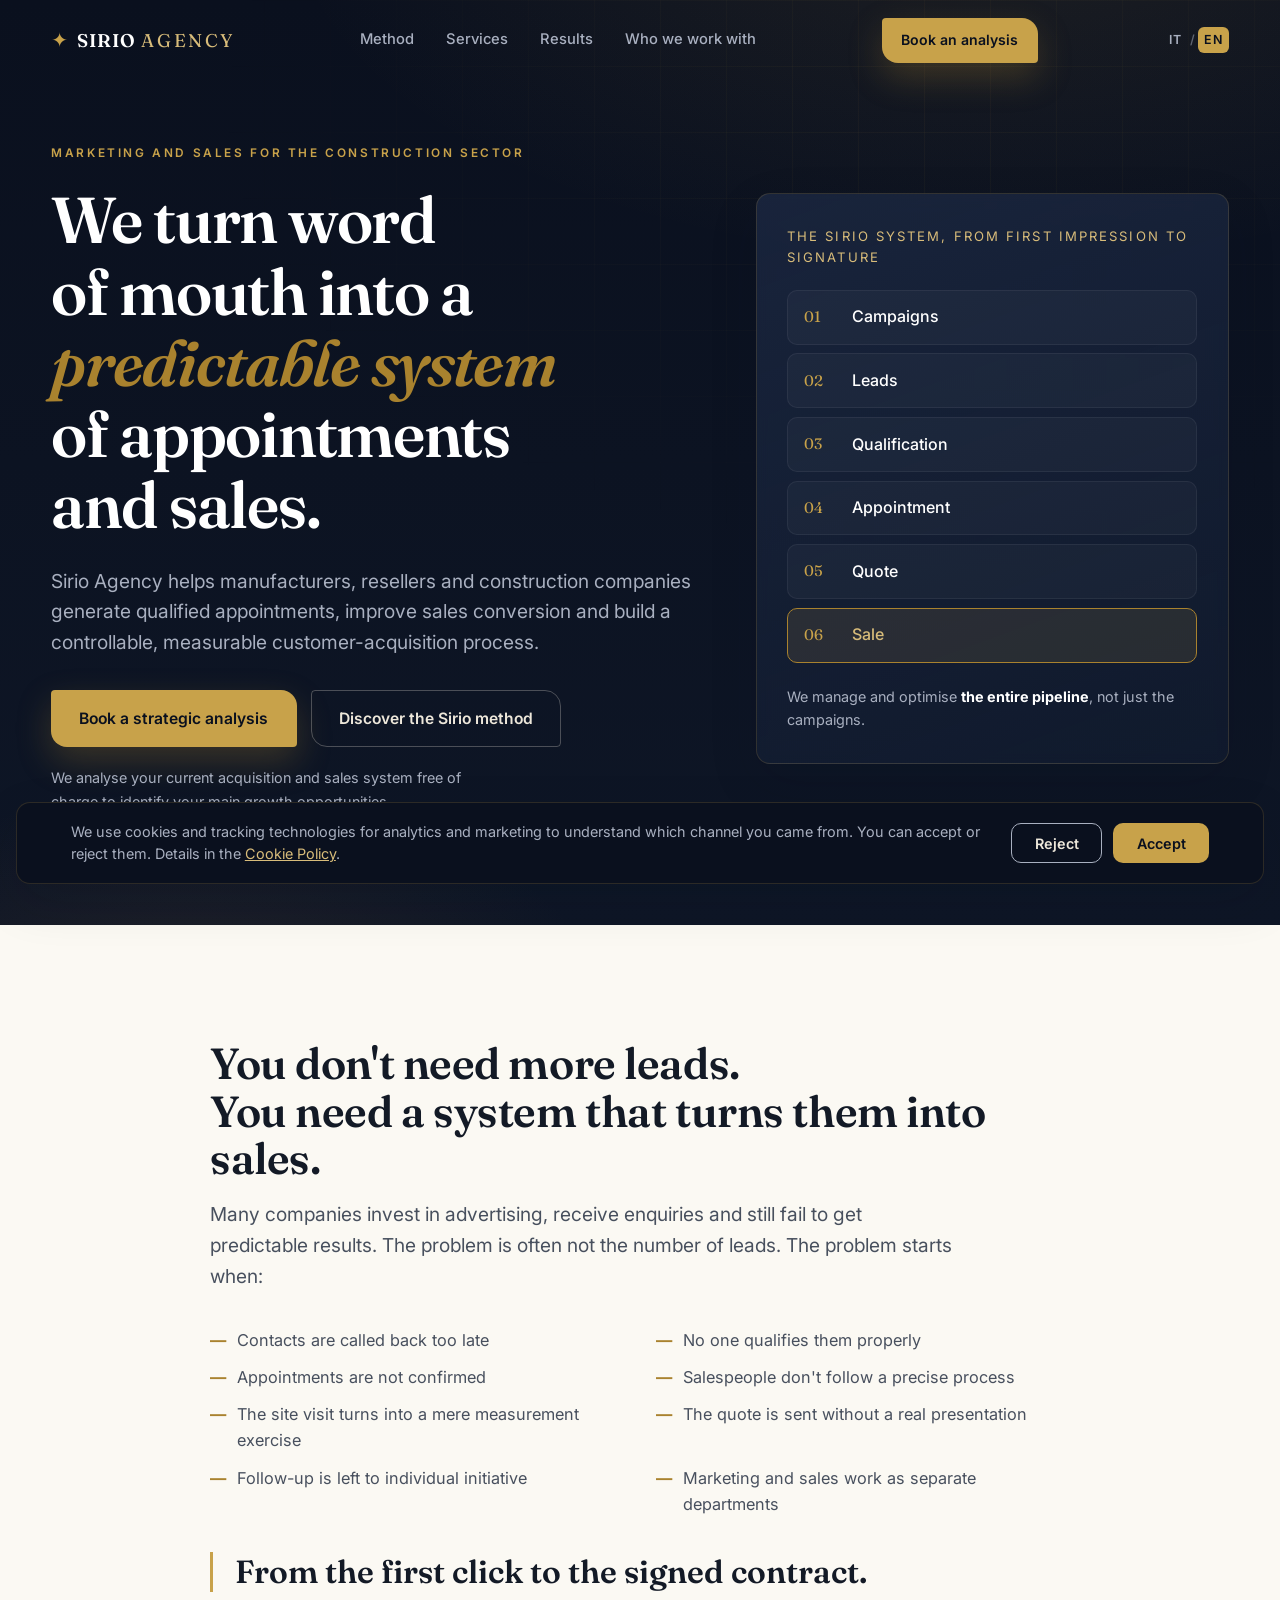
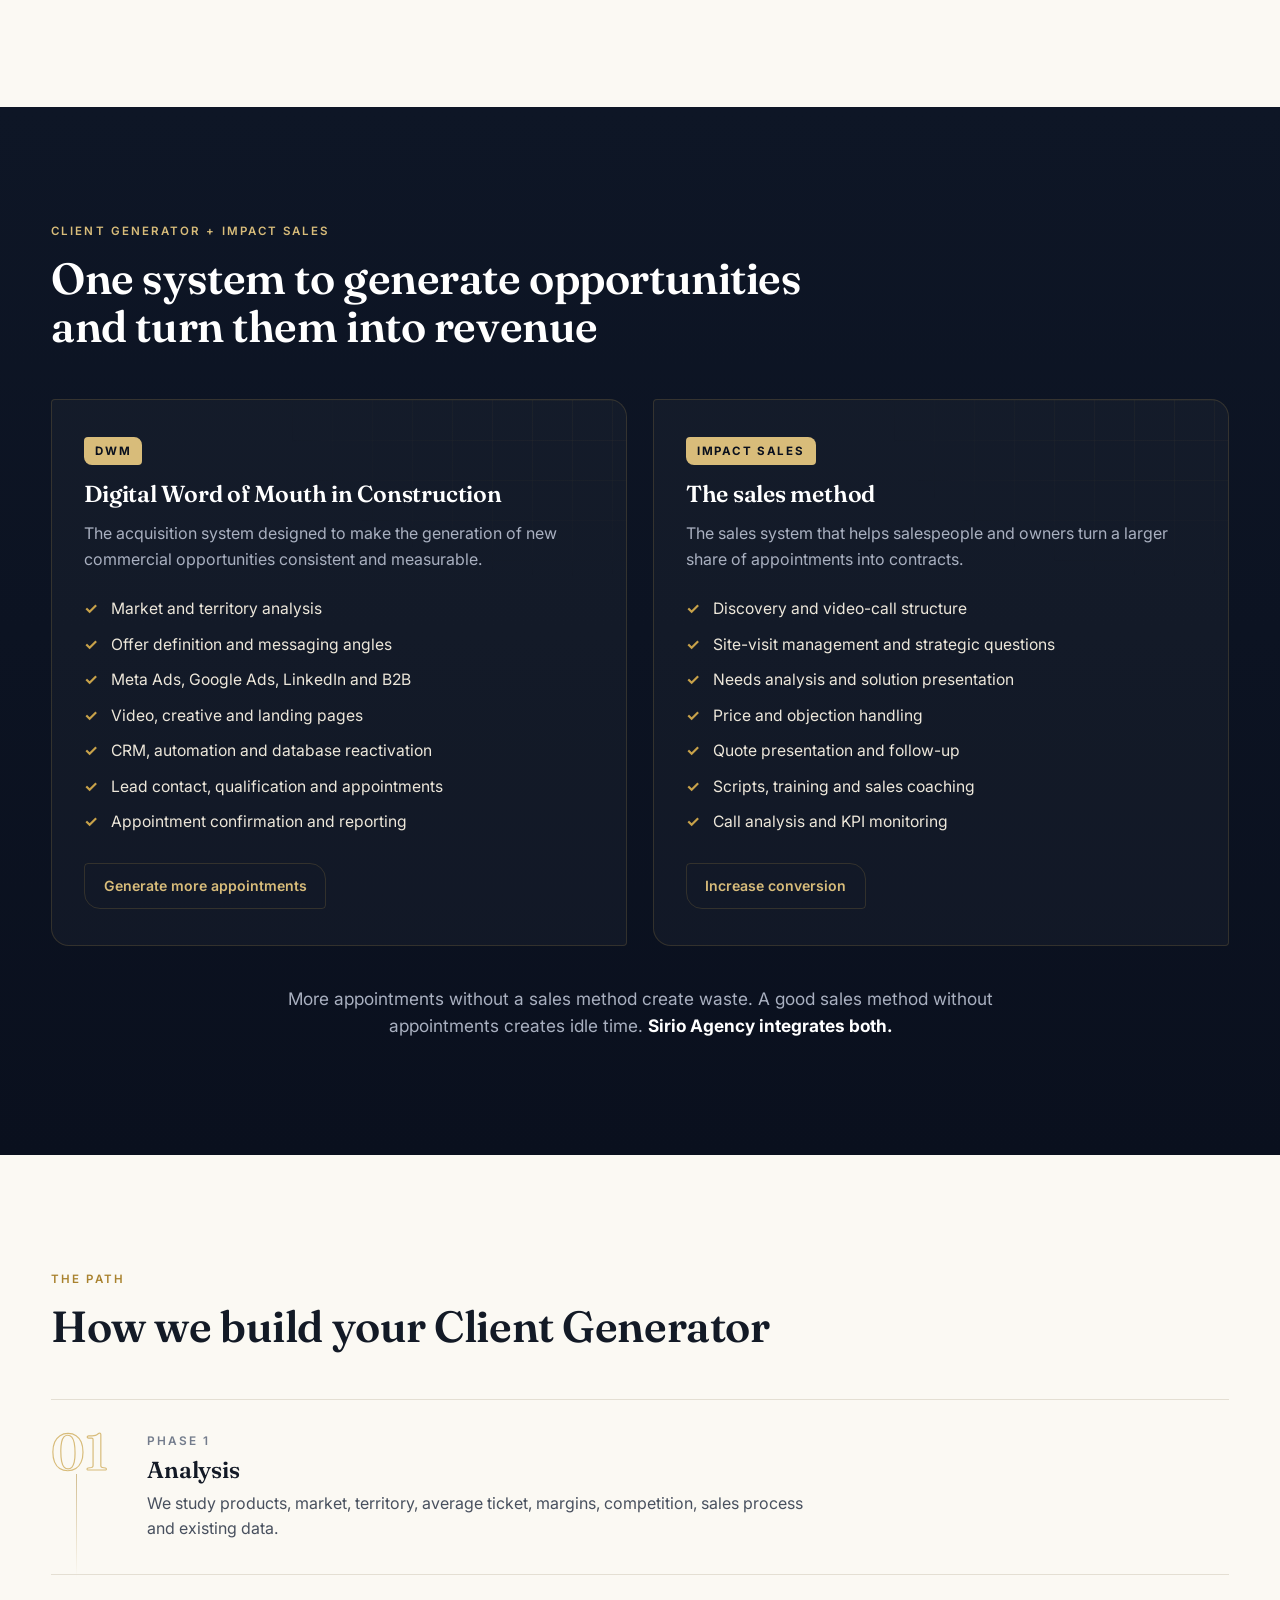
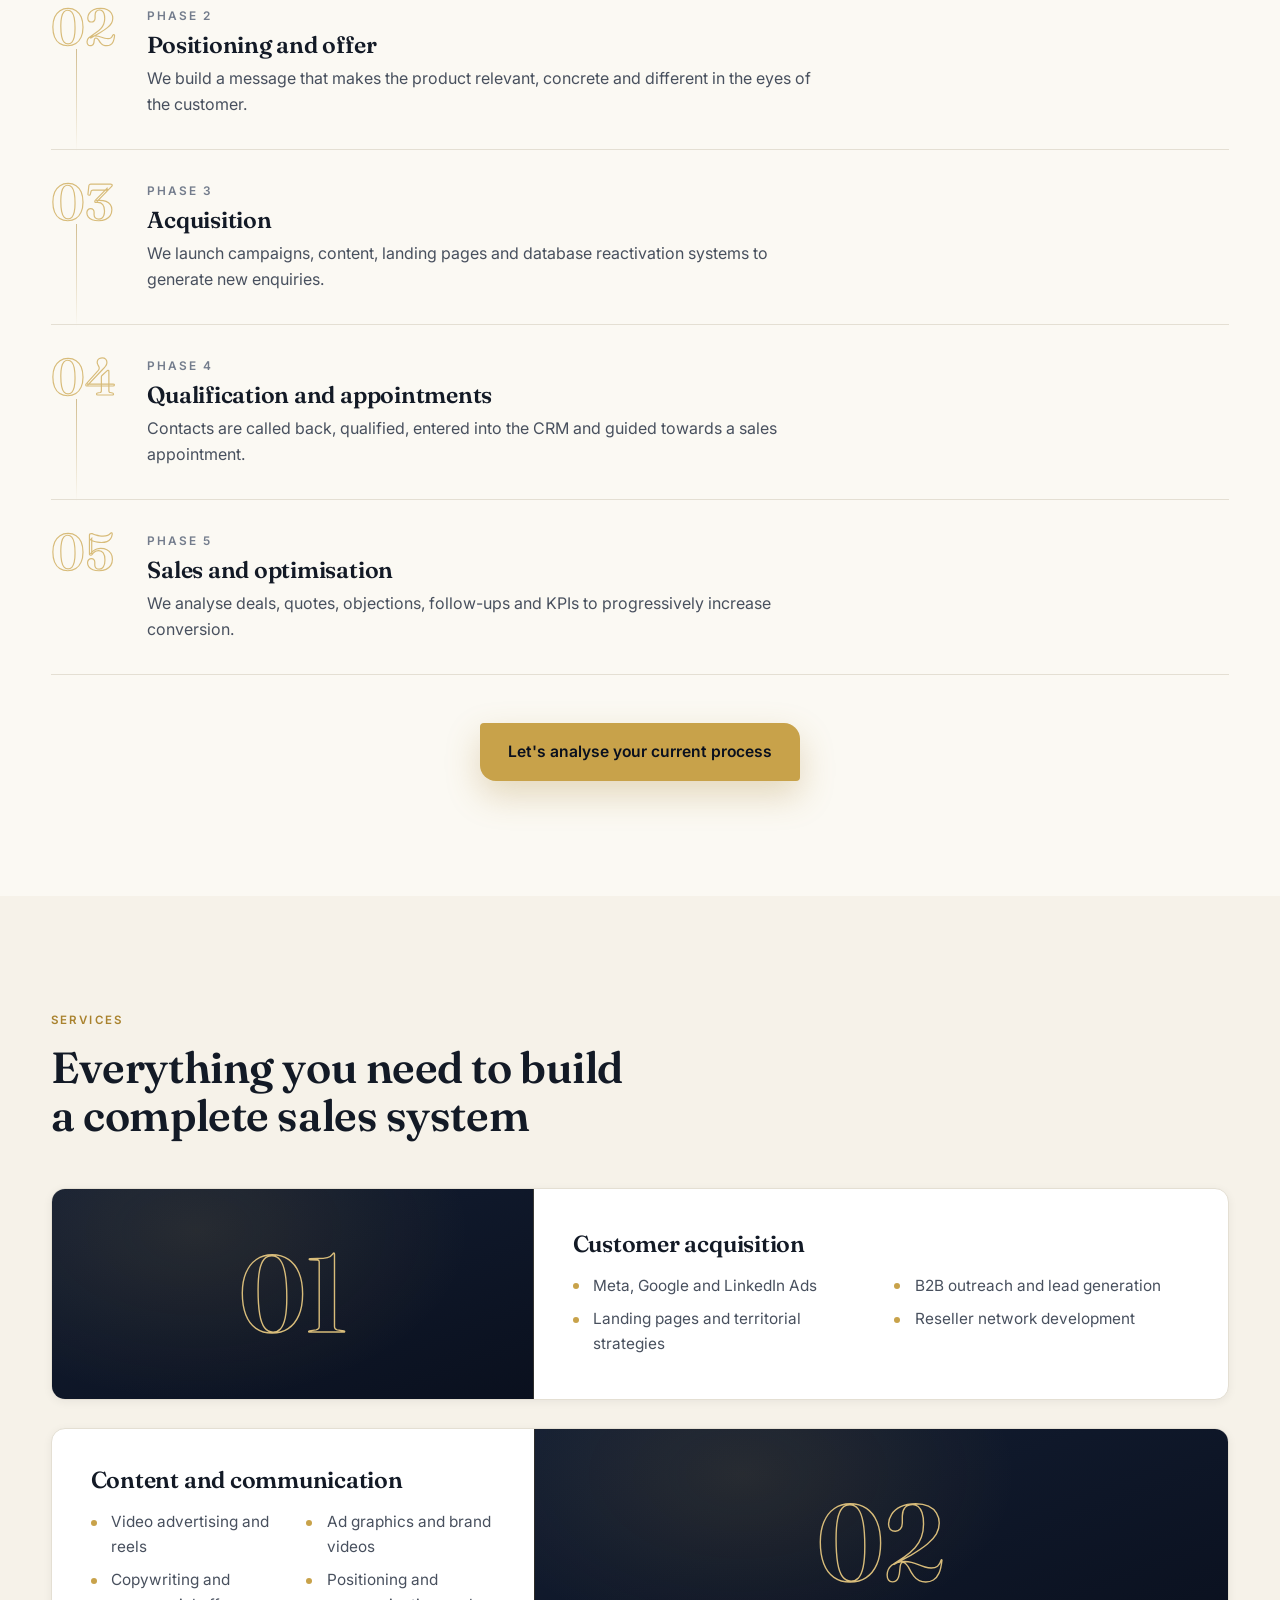
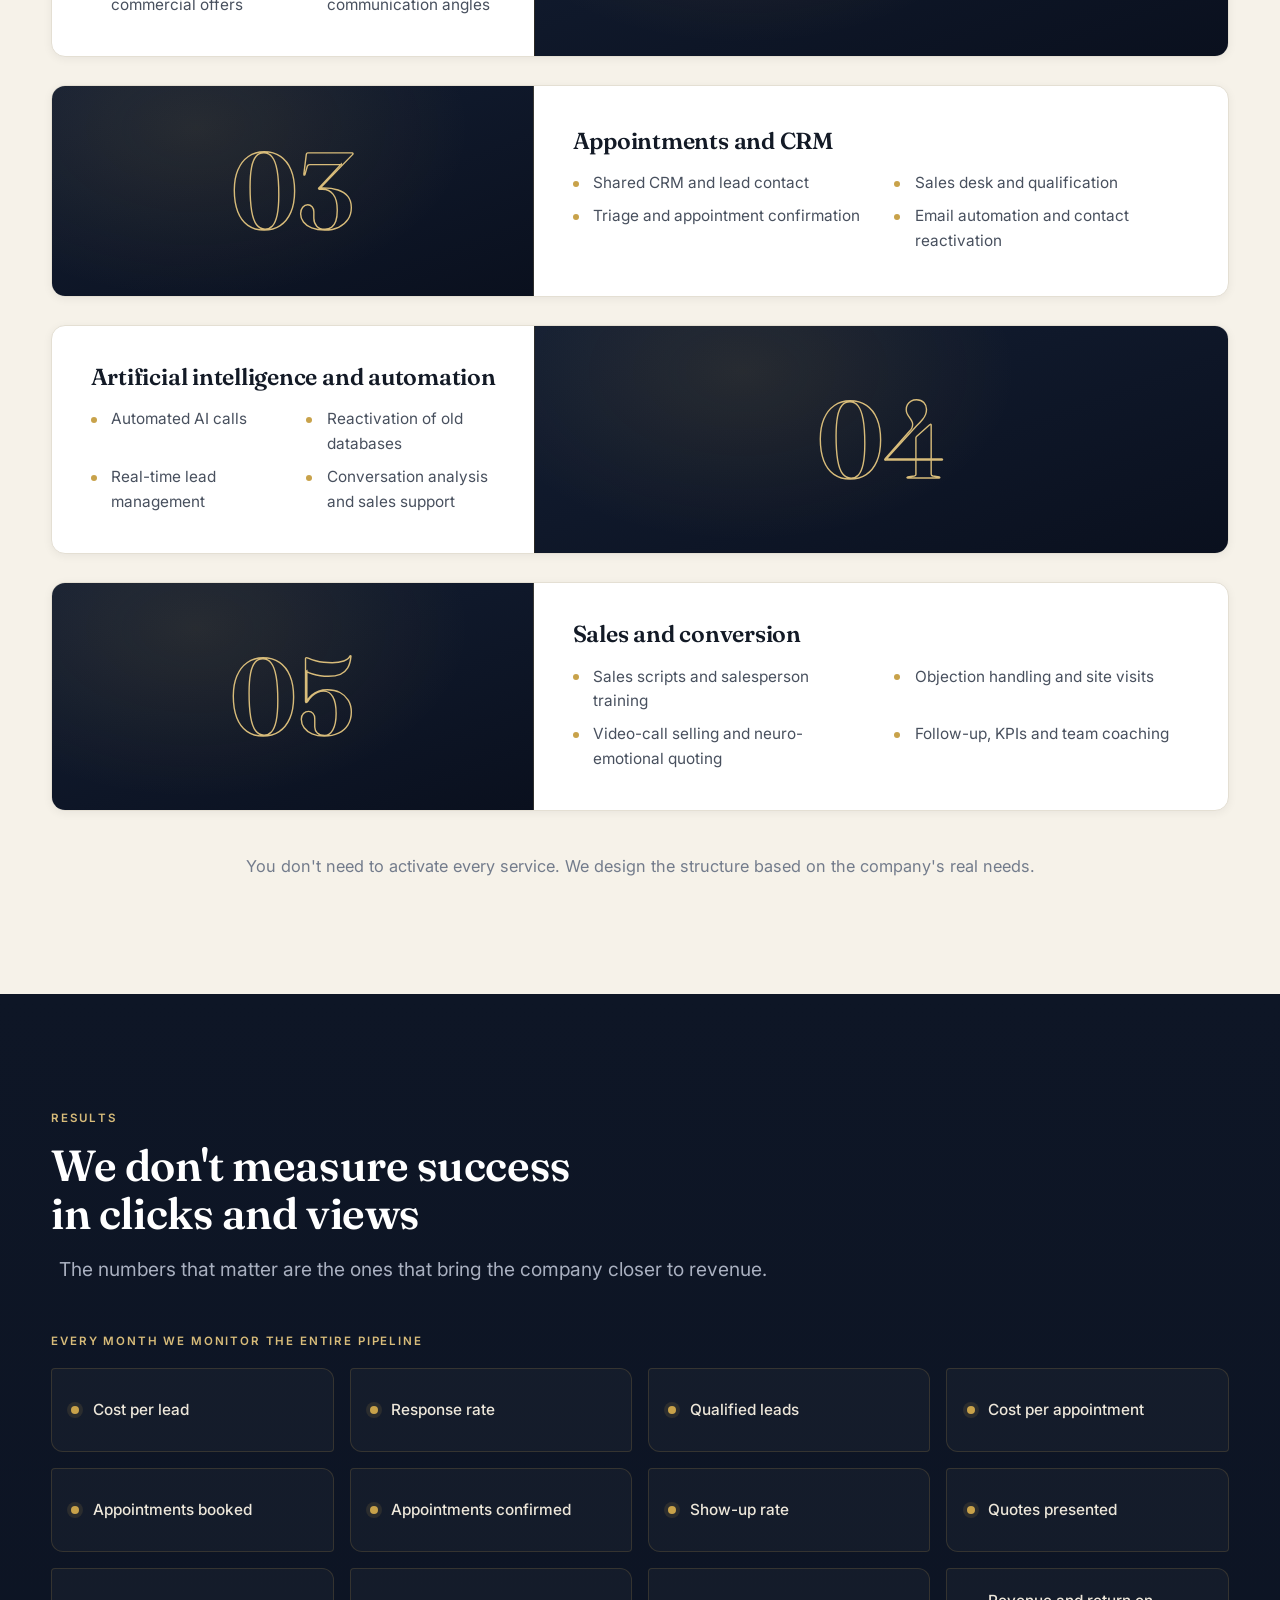
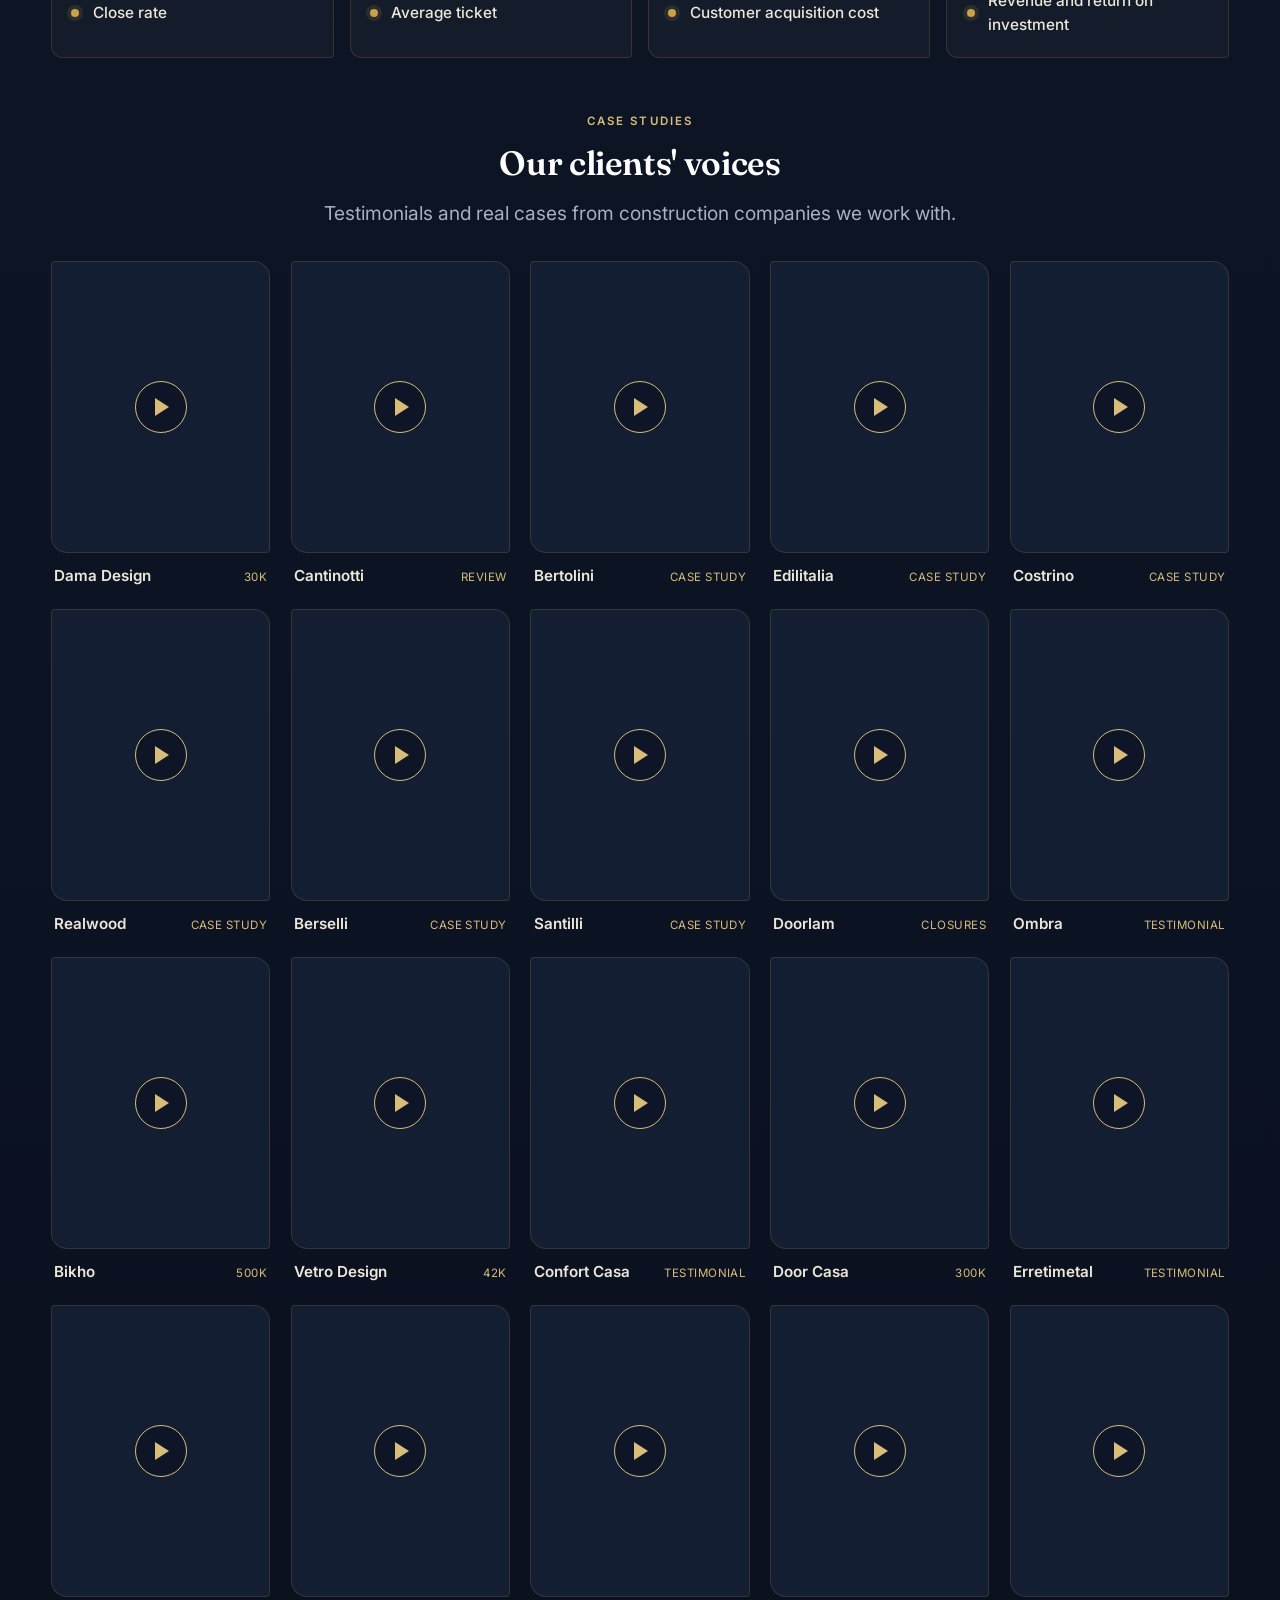
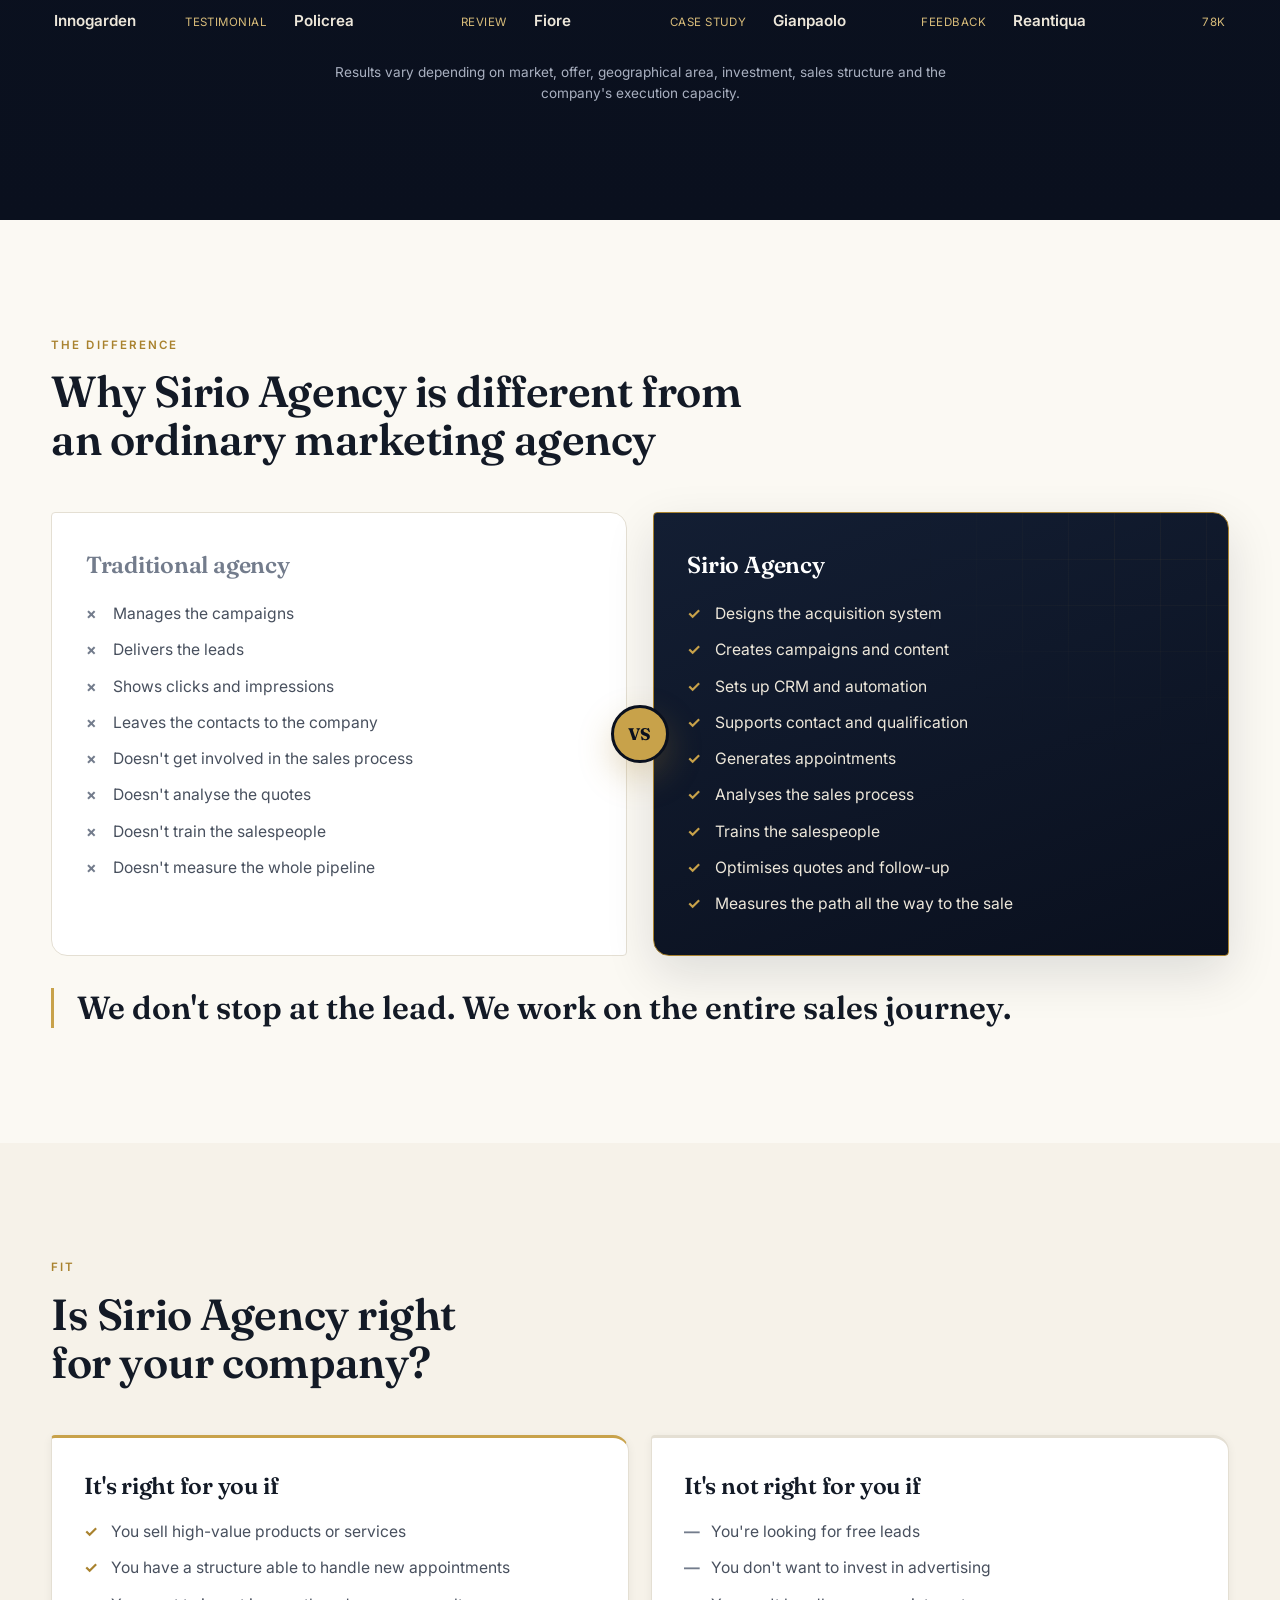
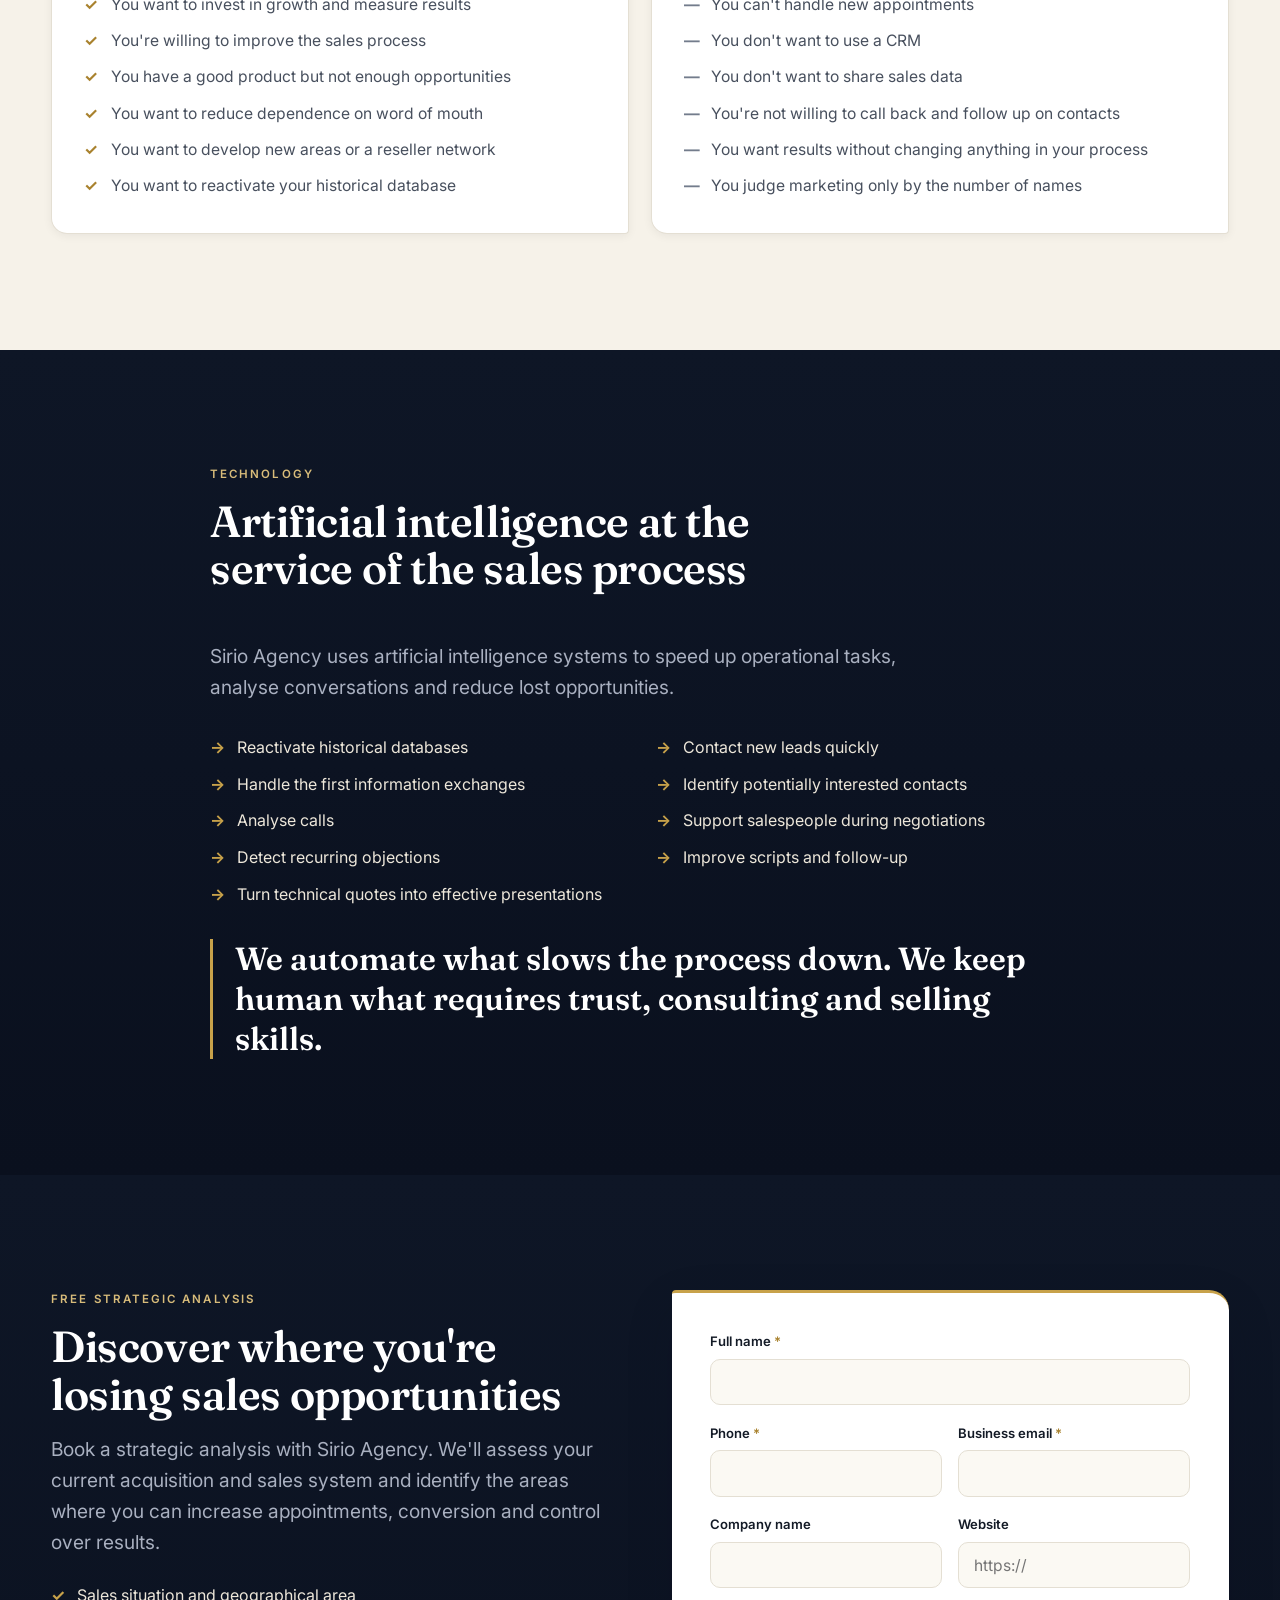
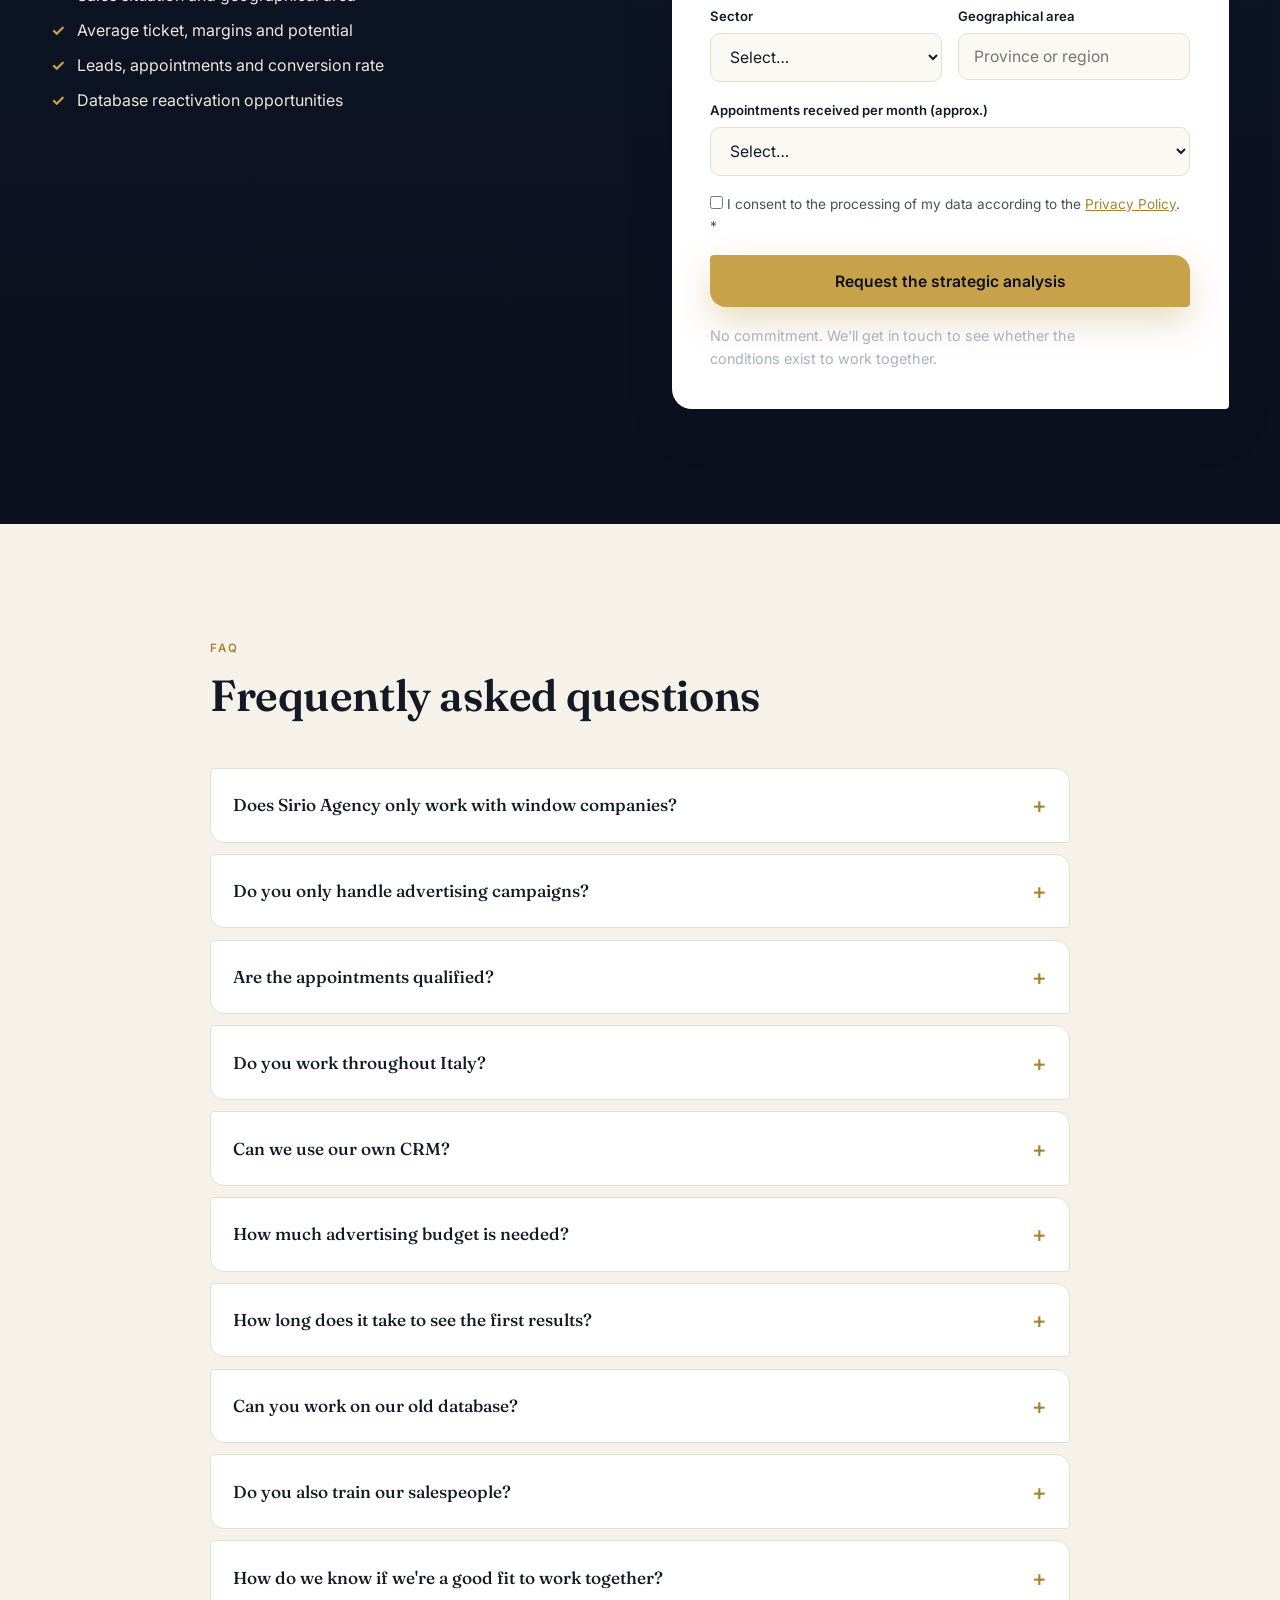
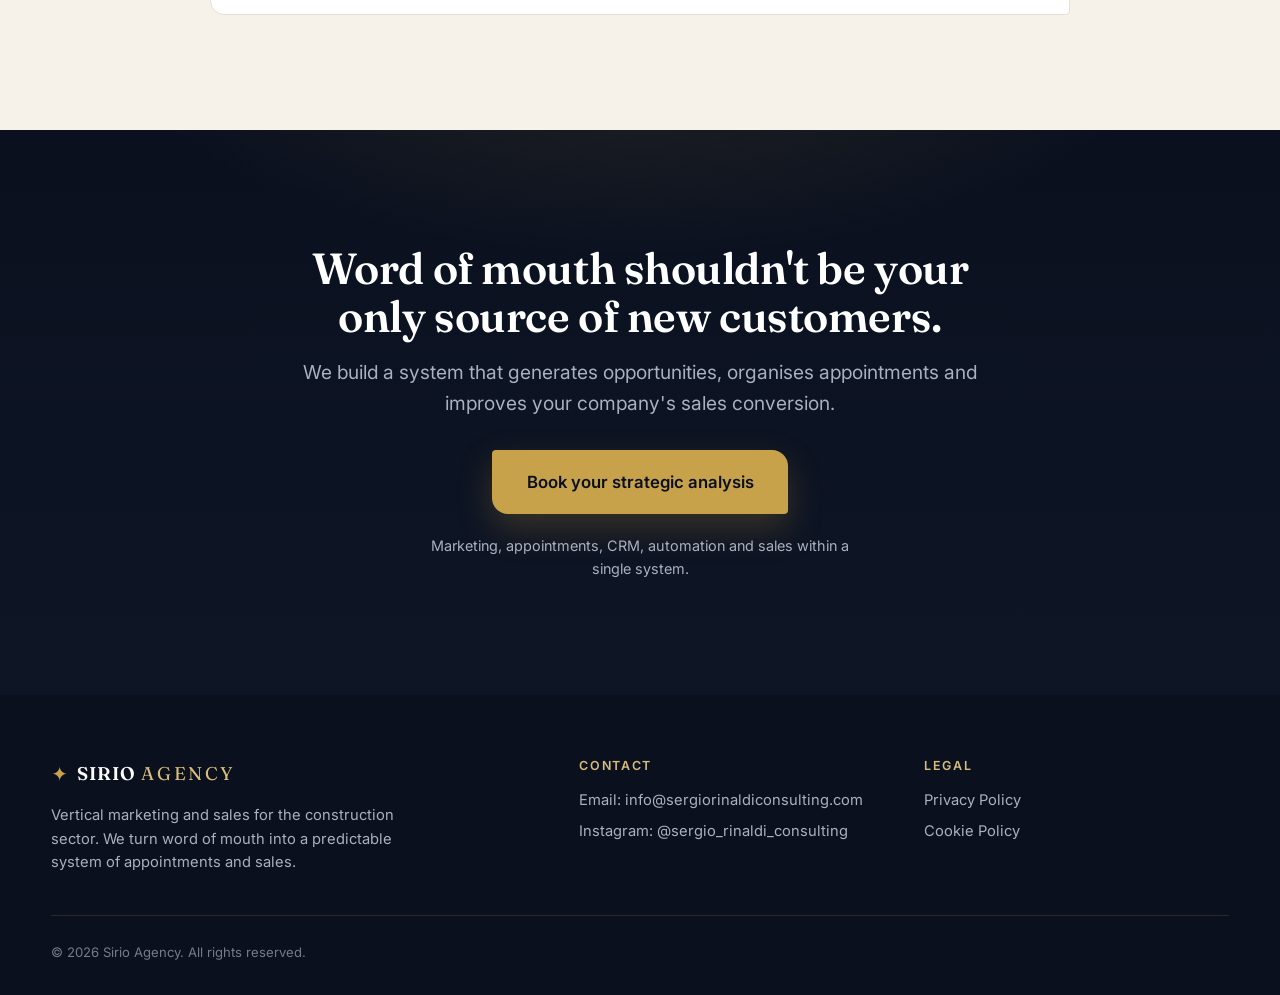
<file: en/index.html>
<!DOCTYPE html>
<html lang="en">
<head>
<meta charset="UTF-8" />
<meta name="viewport" content="width=device-width, initial-scale=1.0" />
<title>Marketing &amp; Sales for Windows and Construction | Sirio Agency</title>
<meta name="description" content="Sirio Agency helps window, pergola, solar and construction companies generate qualified appointments and grow sales with marketing, CRM, automation and sales training." />
<link rel="preconnect" href="https://fonts.googleapis.com" />
<link rel="preconnect" href="https://fonts.gstatic.com" crossorigin />
<link href="https://fonts.googleapis.com/css2?family=Fraunces:opsz,wght@9..144,400;9..144,500;9..144,600;9..144,700&family=Inter:wght@400;500;600;700&display=swap" rel="stylesheet" />
<link rel="stylesheet" href="../styles.css" />
<link rel="alternate" hreflang="it" href="https://siriomarketing.com/" />
<link rel="alternate" hreflang="en" href="https://siriomarketing.com/en/" />
<link rel="alternate" hreflang="x-default" href="https://siriomarketing.com/" />
</head>
<body>

<!-- HEADER -->
<header class="site-header" id="siteHeader">
  <div class="container header-inner">
    <a href="#top" class="brand" aria-label="Sirio Agency – home">
      <span class="brand-mark" aria-hidden="true">✦</span>
      <span class="brand-name">SIRIO<span class="brand-thin">AGENCY</span></span>
    </a>
    <nav class="nav" id="nav" aria-label="Main navigation">
      <a href="#metodo">Method</a>
      <a href="#servizi">Services</a>
      <a href="#risultati">Results</a>
      <a href="#per-chi">Who we work with</a>
    </nav>
    <a href="#analisi" class="btn btn-primary btn-sm header-cta">Book an analysis</a>
    <div class="lang-switch" aria-label="Lingua / Language">
      <a href="../index.html">IT</a>
      <span class="lang-sep" aria-hidden="true">/</span>
      <a href="index.html" class="active" aria-current="true">EN</a>
    </div>
    <button class="hamburger" id="hamburger" aria-label="Open menu" aria-expanded="false">
      <span></span><span></span><span></span>
    </button>
  </div>
</header>

<main id="top">

<!-- 1. HERO -->
<section class="hero" id="hero">
  <div class="hero-glow" aria-hidden="true"></div>
  <div class="container hero-inner">
    <div class="hero-copy reveal">
      <p class="eyebrow">Marketing and sales for the construction sector</p>
      <h1>We turn word of mouth into a <span class="accent-text">predictable system</span> of appointments and sales.</h1>
      <p class="lead">Sirio Agency helps manufacturers, resellers and construction companies generate qualified appointments, improve sales conversion and build a controllable, measurable customer-acquisition process.</p>
      <div class="hero-actions">
        <a href="#analisi" class="btn btn-primary">Book a strategic analysis</a>
        <a href="#metodo" class="btn btn-ghost">Discover the Sirio method</a>
      </div>
      <p class="microcopy">We analyse your current acquisition and sales system free of charge to identify your main growth opportunities.</p>
    </div>
    <div class="hero-visual reveal">
      <div class="pipeline">
        <p class="pipeline-title">The Sirio system, from first impression to signature</p>
        <ol class="pipeline-steps">
          <li><span class="pl-num">01</span><span class="pl-label">Campaigns</span></li>
          <li><span class="pl-num">02</span><span class="pl-label">Leads</span></li>
          <li><span class="pl-num">03</span><span class="pl-label">Qualification</span></li>
          <li><span class="pl-num">04</span><span class="pl-label">Appointment</span></li>
          <li><span class="pl-num">05</span><span class="pl-label">Quote</span></li>
          <li class="pl-final"><span class="pl-num">06</span><span class="pl-label">Sale</span></li>
        </ol>
        <p class="pipeline-foot">We manage and optimise <strong>the entire pipeline</strong>, not just the campaigns.</p>
      </div>
    </div>
  </div>
</section>

<!-- 2. POSITIONING -->
<section class="section section-light" id="posizionamento">
  <div class="container narrow">
    <h2 class="reveal">You don't need more leads.<br />You need a system that turns them into sales.</h2>
    <p class="section-lead reveal">Many companies invest in advertising, receive enquiries and still fail to get predictable results. The problem is often not the number of leads. The problem starts when:</p>
    <ul class="problem-list reveal">
      <li>Contacts are called back too late</li>
      <li>No one qualifies them properly</li>
      <li>Appointments are not confirmed</li>
      <li>Salespeople don't follow a precise process</li>
      <li>The site visit turns into a mere measurement exercise</li>
      <li>The quote is sent without a real presentation</li>
      <li>Follow-up is left to individual initiative</li>
      <li>Marketing and sales work as separate departments</li>
    </ul>
    <p class="highlight-line reveal">From the first click to the signed contract.</p>
  </div>
</section>

<!-- 3. THE TWO SYSTEMS -->
<section class="section section-dark" id="metodo">
  <div class="container">
    <div class="section-head reveal">
      <p class="kicker">Client Generator + Impact Sales</p>
      <h2>One system to generate opportunities and turn them into revenue</h2>
    </div>
    <div class="systems">
      <article class="system-card reveal">
        <p class="system-tag">DWM</p>
        <h3>Digital Word of Mouth in Construction</h3>
        <p class="system-desc">The acquisition system designed to make the generation of new commercial opportunities consistent and measurable.</p>
        <ul class="check-list">
          <li>Market and territory analysis</li>
          <li>Offer definition and messaging angles</li>
          <li>Meta Ads, Google Ads, LinkedIn and B2B</li>
          <li>Video, creative and landing pages</li>
          <li>CRM, automation and database reactivation</li>
          <li>Lead contact, qualification and appointments</li>
          <li>Appointment confirmation and reporting</li>
        </ul>
        <a href="#analisi" class="btn btn-outline-gold btn-sm">Generate more appointments</a>
      </article>
      <article class="system-card reveal">
        <p class="system-tag">Impact Sales</p>
        <h3>The sales method</h3>
        <p class="system-desc">The sales system that helps salespeople and owners turn a larger share of appointments into contracts.</p>
        <ul class="check-list">
          <li>Discovery and video-call structure</li>
          <li>Site-visit management and strategic questions</li>
          <li>Needs analysis and solution presentation</li>
          <li>Price and objection handling</li>
          <li>Quote presentation and follow-up</li>
          <li>Scripts, training and sales coaching</li>
          <li>Call analysis and KPI monitoring</li>
        </ul>
        <a href="#analisi" class="btn btn-outline-gold btn-sm">Increase conversion</a>
      </article>
    </div>
    <p class="systems-note reveal">More appointments without a sales method create waste. A good sales method without appointments creates idle time. <strong>Sirio Agency integrates both.</strong></p>
  </div>
</section>

<!-- 4. HOW IT WORKS -->
<section class="section section-light" id="come-funziona">
  <div class="container">
    <div class="section-head reveal">
      <p class="kicker">The path</p>
      <h2>How we build your Client Generator</h2>
    </div>
    <ol class="timeline">
      <li class="reveal">
        <span class="tl-step">Phase 1</span>
        <h3>Analysis</h3>
        <p>We study products, market, territory, average ticket, margins, competition, sales process and existing data.</p>
      </li>
      <li class="reveal">
        <span class="tl-step">Phase 2</span>
        <h3>Positioning and offer</h3>
        <p>We build a message that makes the product relevant, concrete and different in the eyes of the customer.</p>
      </li>
      <li class="reveal">
        <span class="tl-step">Phase 3</span>
        <h3>Acquisition</h3>
        <p>We launch campaigns, content, landing pages and database reactivation systems to generate new enquiries.</p>
      </li>
      <li class="reveal">
        <span class="tl-step">Phase 4</span>
        <h3>Qualification and appointments</h3>
        <p>Contacts are called back, qualified, entered into the CRM and guided towards a sales appointment.</p>
      </li>
      <li class="reveal">
        <span class="tl-step">Phase 5</span>
        <h3>Sales and optimisation</h3>
        <p>We analyse deals, quotes, objections, follow-ups and KPIs to progressively increase conversion.</p>
      </li>
    </ol>
    <div class="center reveal"><a href="#analisi" class="btn btn-primary">Let's analyse your current process</a></div>
  </div>
</section>

<!-- 5. SERVICES -->
<section class="section section-ivory" id="servizi">
  <div class="container">
    <div class="section-head reveal">
      <p class="kicker">Services</p>
      <h2>Everything you need to build a complete sales system</h2>
    </div>
    <div class="service-rows">
      <article class="service-row reveal">
        <div class="service-visual"><span class="sr-num" aria-hidden="true">01</span></div>
        <div class="service-body">
          <h3>Customer acquisition</h3>
          <ul><li>Meta, Google and LinkedIn Ads</li><li>B2B outreach and lead generation</li><li>Landing pages and territorial strategies</li><li>Reseller network development</li></ul>
        </div>
      </article>
      <article class="service-row reveal">
        <div class="service-visual"><span class="sr-num" aria-hidden="true">02</span></div>
        <div class="service-body">
          <h3>Content and communication</h3>
          <ul><li>Video advertising and reels</li><li>Ad graphics and brand videos</li><li>Copywriting and commercial offers</li><li>Positioning and communication angles</li></ul>
        </div>
      </article>
      <article class="service-row reveal">
        <div class="service-visual"><span class="sr-num" aria-hidden="true">03</span></div>
        <div class="service-body">
          <h3>Appointments and CRM</h3>
          <ul><li>Shared CRM and lead contact</li><li>Sales desk and qualification</li><li>Triage and appointment confirmation</li><li>Email automation and contact reactivation</li></ul>
        </div>
      </article>
      <article class="service-row reveal">
        <div class="service-visual"><span class="sr-num" aria-hidden="true">04</span></div>
        <div class="service-body">
          <h3>Artificial intelligence and automation</h3>
          <ul><li>Automated AI calls</li><li>Reactivation of old databases</li><li>Real-time lead management</li><li>Conversation analysis and sales support</li></ul>
        </div>
      </article>
      <article class="service-row reveal">
        <div class="service-visual"><span class="sr-num" aria-hidden="true">05</span></div>
        <div class="service-body">
          <h3>Sales and conversion</h3>
          <ul><li>Sales scripts and salesperson training</li><li>Objection handling and site visits</li><li>Video-call selling and neuro-emotional quoting</li><li>Follow-up, KPIs and team coaching</li></ul>
        </div>
      </article>
    </div>
    <p class="services-note reveal">You don't need to activate every service. We design the structure based on the company's real needs.</p>
  </div>
</section>

<!-- 6. RESULTS AND KPIs -->
<section class="section section-dark" id="risultati">
  <div class="container">
    <div class="section-head reveal">
      <p class="kicker">Results</p>
      <h2>We don't measure success in clicks and views</h2>
      <p class="section-lead center-lead">The numbers that matter are the ones that bring the company closer to revenue.</p>
    </div>
    <p class="kpi-label reveal">Every month we monitor the entire pipeline</p>
    <div class="kpi-grid reveal">
      <div class="kpi"><span>Cost per lead</span></div>
      <div class="kpi"><span>Response rate</span></div>
      <div class="kpi"><span>Qualified leads</span></div>
      <div class="kpi"><span>Cost per appointment</span></div>
      <div class="kpi"><span>Appointments booked</span></div>
      <div class="kpi"><span>Appointments confirmed</span></div>
      <div class="kpi"><span>Show-up rate</span></div>
      <div class="kpi"><span>Quotes presented</span></div>
      <div class="kpi"><span>Close rate</span></div>
      <div class="kpi"><span>Average ticket</span></div>
      <div class="kpi"><span>Customer acquisition cost</span></div>
      <div class="kpi"><span>Revenue and return on investment</span></div>
    </div>
    <div class="cs-head reveal">
      <p class="kicker">Case studies</p>
      <h3 class="cs-h">Our clients' voices</h3>
      <p class="section-lead center-lead">Testimonials and real cases from construction companies we work with.</p>
    </div>
    <div class="cs-gallery reveal">
      <figure class="cs-card reveal">
        <div class="cs-media">
          <video preload="none" playsinline poster="https://assets.cdn.filesafe.space/tgGq5P5VRijUO78xMHfg/media/6a102cb13c3aed7c637f31bf.png">
            <source src="https://storage.googleapis.com/msgsndr/tgGq5P5VRijUO78xMHfg/media/691c874216bfee8a4dc71503.mp4" type="video/mp4">
          </video>
          <span class="cs-play" aria-hidden="true"></span>
        </div>
        <figcaption><span class="cs-client">Dama Design</span><span class="cs-tag">30k</span></figcaption>
      </figure>
      <figure class="cs-card reveal">
        <div class="cs-media">
          <video preload="none" playsinline poster="https://assets.cdn.filesafe.space/tgGq5P5VRijUO78xMHfg/media/6a102e6d6cc0eead5c9ac82d.png">
            <source src="https://storage.googleapis.com/msgsndr/tgGq5P5VRijUO78xMHfg/media/66151d71937a16cac0c9500e.mp4" type="video/mp4">
          </video>
          <span class="cs-play" aria-hidden="true"></span>
        </div>
        <figcaption><span class="cs-client">Cantinotti</span><span class="cs-tag">Review</span></figcaption>
      </figure>
      <figure class="cs-card reveal">
        <div class="cs-media">
          <video preload="none" playsinline poster="https://assets.cdn.filesafe.space/tgGq5P5VRijUO78xMHfg/media/6a102d746cc0eead5c9ab2ab.png">
            <source src="https://storage.googleapis.com/msgsndr/tgGq5P5VRijUO78xMHfg/media/691c8742be6cf004953139b1.mp4" type="video/mp4">
          </video>
          <span class="cs-play" aria-hidden="true"></span>
        </div>
        <figcaption><span class="cs-client">Bertolini</span><span class="cs-tag">Case study</span></figcaption>
      </figure>
      <figure class="cs-card reveal">
        <div class="cs-media">
          <video preload="none" playsinline poster="https://assets.cdn.filesafe.space/tgGq5P5VRijUO78xMHfg/media/6a102b0ea33d272edabb85c4.png">
            <source src="https://storage.googleapis.com/msgsndr/tgGq5P5VRijUO78xMHfg/media/691c87424b7535bc951d9c68.mp4" type="video/mp4">
          </video>
          <span class="cs-play" aria-hidden="true"></span>
        </div>
        <figcaption><span class="cs-client">Edilitalia</span><span class="cs-tag">Case study</span></figcaption>
      </figure>
      <figure class="cs-card reveal">
        <div class="cs-media">
          <video preload="none" playsinline poster="https://assets.cdn.filesafe.space/tgGq5P5VRijUO78xMHfg/media/6a102a10fe2210f89e3a74b6.png">
            <source src="https://storage.googleapis.com/msgsndr/tgGq5P5VRijUO78xMHfg/media/691c95476d309ecb43090a77.mp4" type="video/mp4">
          </video>
          <span class="cs-play" aria-hidden="true"></span>
        </div>
        <figcaption><span class="cs-client">Costrino</span><span class="cs-tag">Case study</span></figcaption>
      </figure>
      <figure class="cs-card reveal">
        <div class="cs-media">
          <video preload="none" playsinline poster="https://assets.cdn.filesafe.space/tgGq5P5VRijUO78xMHfg/media/6a1029af6cc0eead5c9a6dba.png">
            <source src="https://storage.googleapis.com/msgsndr/tgGq5P5VRijUO78xMHfg/media/691cd5ca6a5d3b6588a0e00a.mp4" type="video/mp4">
          </video>
          <span class="cs-play" aria-hidden="true"></span>
        </div>
        <figcaption><span class="cs-client">Realwood</span><span class="cs-tag">Case study</span></figcaption>
      </figure>
      <figure class="cs-card reveal">
        <div class="cs-media">
          <video preload="none" playsinline poster="https://assets.cdn.filesafe.space/tgGq5P5VRijUO78xMHfg/media/6a1028e3a33d272edabb5e5e.png">
            <source src="https://storage.googleapis.com/msgsndr/tgGq5P5VRijUO78xMHfg/media/691c8741d9197fab0ae38c71.mp4" type="video/mp4">
          </video>
          <span class="cs-play" aria-hidden="true"></span>
        </div>
        <figcaption><span class="cs-client">Berselli</span><span class="cs-tag">Case study</span></figcaption>
      </figure>
      <figure class="cs-card reveal">
        <div class="cs-media">
          <video preload="none" playsinline poster="https://assets.cdn.filesafe.space/tgGq5P5VRijUO78xMHfg/media/6a102800e05851175c3dd275.png">
            <source src="https://storage.googleapis.com/msgsndr/tgGq5P5VRijUO78xMHfg/media/691cd5d3b55a59e97c3fee3e.mp4" type="video/mp4">
          </video>
          <span class="cs-play" aria-hidden="true"></span>
        </div>
        <figcaption><span class="cs-client">Santilli</span><span class="cs-tag">Case study</span></figcaption>
      </figure>
      <figure class="cs-card reveal">
        <div class="cs-media">
          <video preload="none" playsinline poster="https://assets.cdn.filesafe.space/tgGq5P5VRijUO78xMHfg/media/6a1027893c3aed7c637ecc0d.png">
            <source src="https://storage.googleapis.com/msgsndr/tgGq5P5VRijUO78xMHfg/media/691c87410eb06d80fd42a17e.mp4" type="video/mp4">
          </video>
          <span class="cs-play" aria-hidden="true"></span>
        </div>
        <figcaption><span class="cs-client">Doorlam</span><span class="cs-tag">Closures</span></figcaption>
      </figure>
      <figure class="cs-card reveal">
        <div class="cs-media">
          <video preload="none" playsinline poster="https://assets.cdn.filesafe.space/tgGq5P5VRijUO78xMHfg/media/6a102655a33d272edabb25fe.png">
            <source src="https://storage.googleapis.com/msgsndr/tgGq5P5VRijUO78xMHfg/media/6617b46d8d4578e68a48fca7.mp4" type="video/mp4">
          </video>
          <span class="cs-play" aria-hidden="true"></span>
        </div>
        <figcaption><span class="cs-client">Ombra</span><span class="cs-tag">Testimonial</span></figcaption>
      </figure>
      <figure class="cs-card reveal">
        <div class="cs-media">
          <video preload="none" playsinline poster="https://assets.cdn.filesafe.space/tgGq5P5VRijUO78xMHfg/media/6a1026cfe05851175c3db7a1.png">
            <source src="https://storage.googleapis.com/msgsndr/tgGq5P5VRijUO78xMHfg/media/672e0980aeeab5688c01ca19.mp4" type="video/mp4">
          </video>
          <span class="cs-play" aria-hidden="true"></span>
        </div>
        <figcaption><span class="cs-client">Bikho</span><span class="cs-tag">500k</span></figcaption>
      </figure>
      <figure class="cs-card reveal">
        <div class="cs-media">
          <video preload="none" playsinline poster="https://assets.cdn.filesafe.space/tgGq5P5VRijUO78xMHfg/media/6a1024e36cc0eead5c9a08fc.png">
            <source src="https://storage.googleapis.com/msgsndr/tgGq5P5VRijUO78xMHfg/media/673db189c34baec4d32c5f89.mp4" type="video/mp4">
          </video>
          <span class="cs-play" aria-hidden="true"></span>
        </div>
        <figcaption><span class="cs-client">Vetro Design</span><span class="cs-tag">42k</span></figcaption>
      </figure>
      <figure class="cs-card reveal">
        <div class="cs-media">
          <video preload="none" playsinline poster="https://assets.cdn.filesafe.space/tgGq5P5VRijUO78xMHfg/media/6a1025aefe2210f89e3a195e.png">
            <source src="https://storage.googleapis.com/msgsndr/tgGq5P5VRijUO78xMHfg/media/661fc2059ca518628cf6a9d7.mp4" type="video/mp4">
          </video>
          <span class="cs-play" aria-hidden="true"></span>
        </div>
        <figcaption><span class="cs-client">Confort Casa</span><span class="cs-tag">Testimonial</span></figcaption>
      </figure>
      <figure class="cs-card reveal">
        <div class="cs-media">
          <video preload="none" playsinline poster="https://assets.cdn.filesafe.space/tgGq5P5VRijUO78xMHfg/media/6a101dd5e05851175c3d0f0e.png">
            <source src="https://storage.googleapis.com/msgsndr/tgGq5P5VRijUO78xMHfg/media/67507cd8b242bd0134c60a5f.mp4" type="video/mp4">
          </video>
          <span class="cs-play" aria-hidden="true"></span>
        </div>
        <figcaption><span class="cs-client">Door Casa</span><span class="cs-tag">300k</span></figcaption>
      </figure>
      <figure class="cs-card reveal">
        <div class="cs-media">
          <video preload="none" playsinline poster="https://assets.cdn.filesafe.space/tgGq5P5VRijUO78xMHfg/media/6a102352e05851175c3d6b9a.png">
            <source src="https://storage.googleapis.com/msgsndr/tgGq5P5VRijUO78xMHfg/media/688c7a9e31b511cbe934498d.mp4" type="video/mp4">
          </video>
          <span class="cs-play" aria-hidden="true"></span>
        </div>
        <figcaption><span class="cs-client">Erretimetal</span><span class="cs-tag">Testimonial</span></figcaption>
      </figure>
      <figure class="cs-card reveal">
        <div class="cs-media">
          <video preload="none" playsinline poster="https://assets.cdn.filesafe.space/tgGq5P5VRijUO78xMHfg/media/6a101e99e05851175c3d1de1.png">
            <source src="https://storage.googleapis.com/msgsndr/tgGq5P5VRijUO78xMHfg/media/661012c6d6b62ee7fdcdd7f6.mp4" type="video/mp4">
          </video>
          <span class="cs-play" aria-hidden="true"></span>
        </div>
        <figcaption><span class="cs-client">Innogarden</span><span class="cs-tag">Testimonial</span></figcaption>
      </figure>
      <figure class="cs-card reveal">
        <div class="cs-media">
          <video preload="none" playsinline poster="https://assets.cdn.filesafe.space/tgGq5P5VRijUO78xMHfg/media/6a10222afe2210f89e39d47f.png">
            <source src="https://storage.googleapis.com/msgsndr/tgGq5P5VRijUO78xMHfg/media/688c95d3a3d3f636c13f65e2.mp4" type="video/mp4">
          </video>
          <span class="cs-play" aria-hidden="true"></span>
        </div>
        <figcaption><span class="cs-client">Policrea</span><span class="cs-tag">Review</span></figcaption>
      </figure>
      <figure class="cs-card reveal">
        <div class="cs-media">
          <video preload="none" playsinline poster="https://assets.cdn.filesafe.space/tgGq5P5VRijUO78xMHfg/media/6a1020bbe05851175c3d4006.png">
            <source src="https://storage.googleapis.com/msgsndr/tgGq5P5VRijUO78xMHfg/media/675074f2846fe5ef6bc17f80.mp4" type="video/mp4">
          </video>
          <span class="cs-play" aria-hidden="true"></span>
        </div>
        <figcaption><span class="cs-client">Fiore</span><span class="cs-tag">Case study</span></figcaption>
      </figure>
      <figure class="cs-card reveal">
        <div class="cs-media">
          <video preload="none" playsinline poster="https://assets.cdn.filesafe.space/tgGq5P5VRijUO78xMHfg/media/6a101e0e3c3aed7c637e18c9.png">
            <source src="https://storage.googleapis.com/msgsndr/tgGq5P5VRijUO78xMHfg/media/66db1110ad1a90675e6bfb9b.mp4" type="video/mp4">
          </video>
          <span class="cs-play" aria-hidden="true"></span>
        </div>
        <figcaption><span class="cs-client">Gianpaolo</span><span class="cs-tag">Feedback</span></figcaption>
      </figure>
      <figure class="cs-card reveal">
        <div class="cs-media">
          <video preload="none" playsinline poster="https://assets.cdn.filesafe.space/tgGq5P5VRijUO78xMHfg/media/6a1022d33c3aed7c637e6a8d.png">
            <source src="https://storage.googleapis.com/msgsndr/tgGq5P5VRijUO78xMHfg/media/68b07880d7b7322d9653913c.mp4" type="video/mp4">
          </video>
          <span class="cs-play" aria-hidden="true"></span>
        </div>
        <figcaption><span class="cs-client">Reantiqua</span><span class="cs-tag">78k</span></figcaption>
      </figure>
    </div>
    <p class="disclaimer reveal">Results vary depending on market, offer, geographical area, investment, sales structure and the company's execution capacity.</p>
  </div>
</section>

<!-- 7. DIFFERENCES -->
<section class="section section-light" id="differenze">
  <div class="container">
    <div class="section-head reveal">
      <p class="kicker">The difference</p>
      <h2>Why Sirio Agency is different from an ordinary marketing agency</h2>
    </div>
    <div class="compare reveal">
      <div class="compare-col compare-old">
        <h3>Traditional agency</h3>
        <ul>
          <li>Manages the campaigns</li>
          <li>Delivers the leads</li>
          <li>Shows clicks and impressions</li>
          <li>Leaves the contacts to the company</li>
          <li>Doesn't get involved in the sales process</li>
          <li>Doesn't analyse the quotes</li>
          <li>Doesn't train the salespeople</li>
          <li>Doesn't measure the whole pipeline</li>
        </ul>
      </div>
      <div class="compare-col compare-new">
        <h3>Sirio Agency</h3>
        <ul>
          <li>Designs the acquisition system</li>
          <li>Creates campaigns and content</li>
          <li>Sets up CRM and automation</li>
          <li>Supports contact and qualification</li>
          <li>Generates appointments</li>
          <li>Analyses the sales process</li>
          <li>Trains the salespeople</li>
          <li>Optimises quotes and follow-up</li>
          <li>Measures the path all the way to the sale</li>
        </ul>
      </div>
      <span class="compare-vs" aria-hidden="true">VS</span>
    </div>
    <p class="highlight-line reveal">We don't stop at the lead. We work on the entire sales journey.</p>
  </div>
</section>

<!-- 8. WHO IT'S FOR / NOT FOR -->
<section class="section section-ivory" id="per-chi">
  <div class="container">
    <div class="section-head reveal">
      <p class="kicker">Fit</p>
      <h2>Is Sirio Agency right for your company?</h2>
    </div>
    <div class="fit-grid">
      <div class="fit-col fit-yes reveal">
        <h3>It's right for you if</h3>
        <ul>
          <li>You sell high-value products or services</li>
          <li>You have a structure able to handle new appointments</li>
          <li>You want to invest in growth and measure results</li>
          <li>You're willing to improve the sales process</li>
          <li>You have a good product but not enough opportunities</li>
          <li>You want to reduce dependence on word of mouth</li>
          <li>You want to develop new areas or a reseller network</li>
          <li>You want to reactivate your historical database</li>
        </ul>
      </div>
      <div class="fit-col fit-no reveal">
        <h3>It's not right for you if</h3>
        <ul>
          <li>You're looking for free leads</li>
          <li>You don't want to invest in advertising</li>
          <li>You can't handle new appointments</li>
          <li>You don't want to use a CRM</li>
          <li>You don't want to share sales data</li>
          <li>You're not willing to call back and follow up on contacts</li>
          <li>You want results without changing anything in your process</li>
          <li>You judge marketing only by the number of names</li>
        </ul>
      </div>
    </div>
  </div>
</section>

<!-- 9. ARTIFICIAL INTELLIGENCE -->
<section class="section section-dark" id="ai">
  <div class="container narrow">
    <div class="section-head reveal">
      <p class="kicker">Technology</p>
      <h2>Artificial intelligence at the service of the sales process</h2>
    </div>
    <p class="section-lead reveal">Sirio Agency uses artificial intelligence systems to speed up operational tasks, analyse conversations and reduce lost opportunities.</p>
    <ul class="ai-list reveal">
      <li>Reactivate historical databases</li>
      <li>Contact new leads quickly</li>
      <li>Handle the first information exchanges</li>
      <li>Identify potentially interested contacts</li>
      <li>Analyse calls</li>
      <li>Support salespeople during negotiations</li>
      <li>Detect recurring objections</li>
      <li>Improve scripts and follow-up</li>
      <li>Turn technical quotes into effective presentations</li>
    </ul>
    <p class="highlight-line reveal">We automate what slows the process down. We keep human what requires trust, consulting and selling skills.</p>
  </div>
</section>

<!-- 11. FORM -->
<section class="section section-dark" id="analisi">
  <div class="container form-wrap">
    <div class="form-copy reveal">
      <p class="kicker">Free strategic analysis</p>
      <h2>Discover where you're losing sales opportunities</h2>
      <p class="section-lead">Book a strategic analysis with Sirio Agency. We'll assess your current acquisition and sales system and identify the areas where you can increase appointments, conversion and control over results.</p>
      <ul class="form-points">
        <li>Sales situation and geographical area</li>
        <li>Average ticket, margins and potential</li>
        <li>Leads, appointments and conversion rate</li>
        <li>Database reactivation opportunities</li>
      </ul>
    </div>
    <form class="lead-form reveal" id="leadForm" novalidate>
      <div class="field">
        <label for="nome">Full name <span class="req">*</span></label>
        <input type="text" id="nome" name="nome" required autocomplete="name" />
      </div>
      <div class="field-row">
        <div class="field">
          <label for="telefono">Phone <span class="req">*</span></label>
          <input type="tel" id="telefono" name="telefono" required autocomplete="tel" />
        </div>
        <div class="field">
          <label for="email">Business email <span class="req">*</span></label>
          <input type="email" id="email" name="email" required autocomplete="email" />
        </div>
      </div>
      <div class="field-row">
        <div class="field">
          <label for="azienda">Company name</label>
          <input type="text" id="azienda" name="azienda" autocomplete="organization" />
        </div>
        <div class="field">
          <label for="sito">Website</label>
          <input type="url" id="sito" name="sito" placeholder="https://" />
        </div>
      </div>
      <div class="field-row">
        <div class="field">
          <label for="settore">Sector</label>
          <select id="settore" name="settore">
            <option value="">Select…</option>
            <option>Windows / frames</option>
            <option>Bioclimatic pergolas</option>
            <option>Panoramic glazing / VEPA</option>
            <option>Solar shading</option>
            <option>Photovoltaics</option>
            <option>Renovations / construction firms</option>
            <option>Other home sector</option>
          </select>
        </div>
        <div class="field">
          <label for="area">Geographical area</label>
          <input type="text" id="area" name="area" placeholder="Province or region" />
        </div>
      </div>
      <div class="field">
        <label for="appuntamenti">Appointments received per month (approx.)</label>
        <select id="appuntamenti" name="appuntamenti">
          <option value="">Select…</option>
          <option>0 – 5</option>
          <option>6 – 15</option>
          <option>16 – 30</option>
          <option>Over 30</option>
        </select>
      </div>
      <label class="consent">
        <input type="checkbox" id="privacy" name="privacy" required />
        <span>I consent to the processing of my data according to the <a href="privacy.html" target="_blank" rel="noopener">Privacy Policy</a>. <span class="req">*</span></span>
      </label>
      <input type="text" name="_honey" tabindex="-1" autocomplete="off" style="position:absolute;left:-9999px" aria-hidden="true" />
      <button type="submit" class="btn btn-primary btn-block">Request the strategic analysis</button>
      <p class="microcopy">No commitment. We'll get in touch to see whether the conditions exist to work together.</p>
      <p class="form-success" id="formSuccess" hidden>Request received. We'll be in touch shortly.</p>
      <p class="form-error" id="formError" hidden>An error occurred while sending. Please try again or write to us at <a href="mailto:info@sergiorinaldiconsulting.com">info@sergiorinaldiconsulting.com</a>.</p>
    </form>
  </div>
</section>

<!-- 12. FAQ -->
<section class="section section-ivory" id="faq">
  <div class="container narrow">
    <div class="section-head reveal">
      <p class="kicker">FAQ</p>
      <h2>Frequently asked questions</h2>
    </div>
    <div class="faq reveal">
      <details><summary>Does Sirio Agency only work with window companies?</summary><p>Sirio Agency specialises in the construction sector and mainly works with manufacturers, resellers and installers of windows, pergolas, panoramic glazing, photovoltaics, renovations and other high-value products for the home.</p></details>
      <details><summary>Do you only handle advertising campaigns?</summary><p>No. Campaigns are only one part of the system. We can also work on CRM, lead contact, qualification, appointment setting, automation, sales training, quotes and follow-up.</p></details>
      <details><summary>Are the appointments qualified?</summary><p>Qualification is designed based on the requirements agreed with the company, such as geographical area, type of work, interest, property ownership and availability for a site visit or consultation.</p></details>
      <details><summary>Do you work throughout Italy?</summary><p>Yes. Marketing, automation, qualification, consulting and training activities can be managed remotely. The strategy is adapted to the areas the company actually serves.</p></details>
      <details><summary>Can we use our own CRM?</summary><p>Yes. We can consider integrating with the CRM you already use or set up a shared structure to monitor leads, appointments, quotes and sales.</p></details>
      <details><summary>How much advertising budget is needed?</summary><p>The budget depends on product, territory, competition, objectives and sales capacity. During the strategic analysis we define a sustainable threshold consistent with the company's economic potential.</p></details>
      <details><summary>How long does it take to see the first results?</summary><p>The first data can arrive after the campaigns are launched, but the assessment must consider the whole journey: lead, contact, appointment, quote and sale. Timing also depends on the company's sales cycle.</p></details>
      <details><summary>Can you work on our old database?</summary><p>Yes. We can design reactivation activities through calls, automation and artificial intelligence, in compliance with the conditions applicable to the database and the available consents.</p></details>
      <details><summary>Do you also train our salespeople?</summary><p>Yes. We can work on scripts, discovery, site visits, objection handling, quote presentation, follow-up and deal analysis.</p></details>
      <details><summary>How do we know if we're a good fit to work together?</summary><p>The first step is a strategic analysis. We assess offer, territory, structure, margins, appointment-handling capacity and objectives. If we don't see realistic conditions to generate a return, we tell you transparently.</p></details>
    </div>
  </div>
</section>

<!-- 13. FINAL CTA -->
<section class="section final-cta">
  <div class="container narrow center reveal">
    <h2>Word of mouth shouldn't be your only source of new customers.</h2>
    <p class="section-lead">We build a system that generates opportunities, organises appointments and improves your company's sales conversion.</p>
    <a href="#analisi" class="btn btn-primary btn-lg">Book your strategic analysis</a>
    <p class="microcopy">Marketing, appointments, CRM, automation and sales within a single system.</p>
  </div>
</section>

</main>

<!-- FOOTER -->
<footer class="site-footer">
  <div class="container footer-grid">
    <div class="footer-brand">
      <a href="#top" class="brand"><span class="brand-mark" aria-hidden="true">✦</span><span class="brand-name">SIRIO<span class="brand-thin">AGENCY</span></span></a>
      <p>Vertical marketing and sales for the construction sector. We turn word of mouth into a predictable system of appointments and sales.</p>
    </div>
    <div class="footer-col">
      <h4>Contact</h4>
      <p>Email: <a href="mailto:info@sergiorinaldiconsulting.com">info@sergiorinaldiconsulting.com</a></p>
      <p>Instagram: <a href="https://instagram.com/sergio_rinaldi_consulting" target="_blank" rel="noopener">@sergio_rinaldi_consulting</a></p>
    </div>
    <div class="footer-col">
      <h4>Legal</h4>
      <p><a href="privacy.html">Privacy Policy</a></p>
      <p><a href="cookie.html">Cookie Policy</a></p>
    </div>
  </div>
  <div class="container footer-bottom">
    <p>&copy; <span id="year"></span> Sirio Agency. All rights reserved.</p>
  </div>
</footer>

<!-- STICKY MOBILE CTA -->
<a href="#analisi" class="sticky-cta">Book a strategic analysis</a>

<script src="../script.js"></script>
<!-- Cookie banner: loads GHL tracking only after consent -->
<script src="../consent.js"></script>
</body>
</html>
</file>
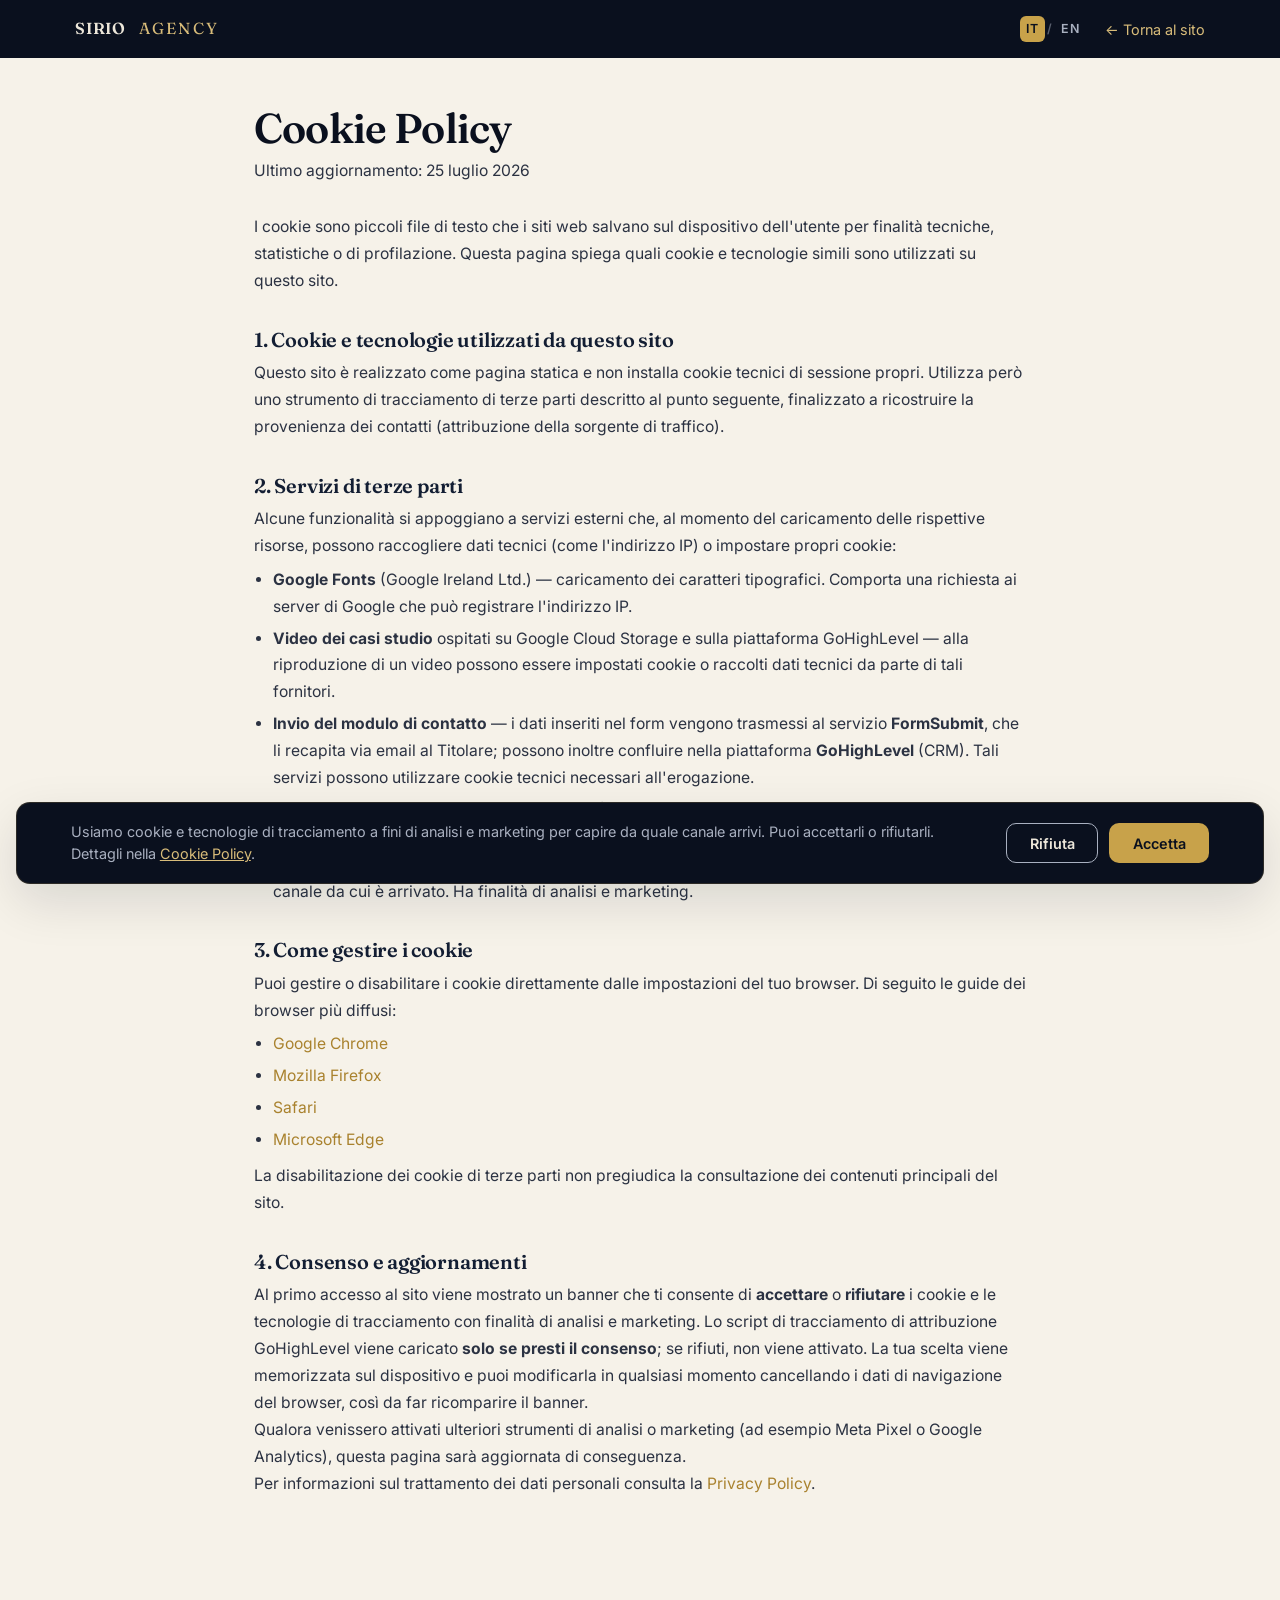
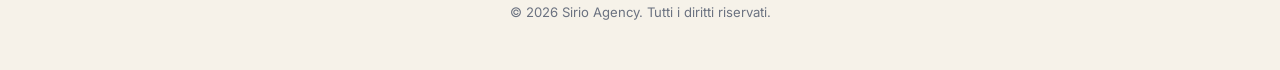
<file: cookie.html>
<!DOCTYPE html>
<html lang="it">
<head>
<meta charset="UTF-8" />
<meta name="viewport" content="width=device-width, initial-scale=1.0" />
<title>Cookie Policy | Sirio Agency</title>
<meta name="robots" content="noindex" />
<link rel="preconnect" href="https://fonts.googleapis.com" />
<link rel="preconnect" href="https://fonts.gstatic.com" crossorigin />
<link href="https://fonts.googleapis.com/css2?family=Fraunces:opsz,wght@9..144,400;9..144,500;9..144,600;9..144,700&family=Inter:wght@400;500;600;700&display=swap" rel="stylesheet" />
<link rel="stylesheet" href="styles.css" />
<link rel="alternate" hreflang="it" href="https://siriomarketing.com/cookie.html" />
<link rel="alternate" hreflang="en" href="https://siriomarketing.com/en/cookie.html" />
<link rel="alternate" hreflang="x-default" href="https://siriomarketing.com/cookie.html" />
<style>
  body { background: #F6F2E9; }
  .legal-bar { background: #0A101E; }
  .legal-bar .container { display: flex; align-items: center; justify-content: space-between; padding: 1rem 1.5rem; }
  .legal-bar .brand { color: #EDE7DA; text-decoration: none; font-family: "Fraunces", serif; font-weight: 600; letter-spacing: .02em; }
  .legal-bar .brand .brand-thin { color: #D8BC7A; font-weight: 400; margin-left: .25rem; }
  .legal-bar a.back { color: #D8BC7A; text-decoration: none; font-family: "Inter", sans-serif; font-size: .9rem; }
  .legal-main { max-width: 820px; margin: 0 auto; padding: 3rem 1.5rem 4.5rem; font-family: "Inter", sans-serif; }
  .legal-main h1 { font-family: "Fraunces", serif; font-size: clamp(1.9rem, 4vw, 2.6rem); color: #0A101E; margin: 0 0 .4rem; }
  .legal-main h2 { font-family: "Fraunces", serif; font-size: 1.25rem; color: #131E33; margin: 2.1rem 0 .6rem; }
  .legal-main p, .legal-main li { color: #2b3242; line-height: 1.72; font-size: .98rem; }
  .legal-main ul { margin: .4rem 0 .6rem 1.2rem; }
  .legal-main li { margin-bottom: .3rem; }
  .legal-main a { color: #A9822E; }
  .legal-updated { font-size: .85rem; color: #6b7280; margin-bottom: 1.8rem; }
  .legal-foot { text-align: center; color: #6b7280; font-size: .82rem; padding: 2rem 1.5rem 3rem; font-family: "Inter", sans-serif; }
</style>
</head>
<body>

<div class="legal-bar">
  <div class="container">
    <a href="index.html" class="brand">SIRIO<span class="brand-thin">AGENCY</span></a>
    <div style="display:flex;align-items:center;gap:1.2rem;">
      <div class="lang-switch" aria-label="Lingua / Language">
        <a href="cookie.html" class="active" aria-current="true">IT</a>
        <span class="lang-sep" aria-hidden="true">/</span>
        <a href="en/cookie.html">EN</a>
      </div>
      <a href="index.html" class="back">&larr; Torna al sito</a>
    </div>
  </div>
</div>

<main class="legal-main">
  <h1>Cookie Policy</h1>
  <p class="legal-updated">Ultimo aggiornamento: 25 luglio 2026</p>

  <p>I cookie sono piccoli file di testo che i siti web salvano sul dispositivo dell'utente per finalità tecniche, statistiche o di profilazione. Questa pagina spiega quali cookie e tecnologie simili sono utilizzati su questo sito.</p>

  <h2>1. Cookie e tecnologie utilizzati da questo sito</h2>
  <p>Questo sito è realizzato come pagina statica e non installa cookie tecnici di sessione propri. Utilizza però uno strumento di tracciamento di terze parti descritto al punto seguente, finalizzato a ricostruire la provenienza dei contatti (attribuzione della sorgente di traffico).</p>

  <h2>2. Servizi di terze parti</h2>
  <p>Alcune funzionalità si appoggiano a servizi esterni che, al momento del caricamento delle rispettive risorse, possono raccogliere dati tecnici (come l'indirizzo IP) o impostare propri cookie:</p>
  <ul>
    <li><strong>Google Fonts</strong> (Google Ireland Ltd.) &mdash; caricamento dei caratteri tipografici. Comporta una richiesta ai server di Google che può registrare l'indirizzo IP.</li>
    <li><strong>Video dei casi studio</strong> ospitati su Google Cloud Storage e sulla piattaforma GoHighLevel &mdash; alla riproduzione di un video possono essere impostati cookie o raccolti dati tecnici da parte di tali fornitori.</li>
    <li><strong>Invio del modulo di contatto</strong> &mdash; i dati inseriti nel form vengono trasmessi al servizio <strong>FormSubmit</strong>, che li recapita via email al Titolare; possono inoltre confluire nella piattaforma <strong>GoHighLevel</strong> (CRM). Tali servizi possono utilizzare cookie tecnici necessari all'erogazione.</li>
    <li><strong>Tracciamento di attribuzione GoHighLevel</strong> (LeadConnector / msgsndr.com) &mdash; questo sito carica lo script <code>external-tracking.js</code> che imposta cookie e identificatori per registrare le visite alle pagine e la sorgente di provenienza (es. parametri UTM, referrer), così da associare ciascun contatto al canale da cui è arrivato. Ha finalità di analisi e marketing.</li>
  </ul>

  <h2>3. Come gestire i cookie</h2>
  <p>Puoi gestire o disabilitare i cookie direttamente dalle impostazioni del tuo browser. Di seguito le guide dei browser più diffusi:</p>
  <ul>
    <li><a href="https://support.google.com/chrome/answer/95647" target="_blank" rel="noopener">Google Chrome</a></li>
    <li><a href="https://support.mozilla.org/it/kb/Gestione%20dei%20cookie" target="_blank" rel="noopener">Mozilla Firefox</a></li>
    <li><a href="https://support.apple.com/it-it/guide/safari/sfri11471/mac" target="_blank" rel="noopener">Safari</a></li>
    <li><a href="https://support.microsoft.com/it-it/microsoft-edge" target="_blank" rel="noopener">Microsoft Edge</a></li>
  </ul>
  <p>La disabilitazione dei cookie di terze parti non pregiudica la consultazione dei contenuti principali del sito.</p>

  <h2>4. Consenso e aggiornamenti</h2>
  <p>Al primo accesso al sito viene mostrato un banner che ti consente di <strong>accettare</strong> o <strong>rifiutare</strong> i cookie e le tecnologie di tracciamento con finalità di analisi e marketing. Lo script di tracciamento di attribuzione GoHighLevel viene caricato <strong>solo se presti il consenso</strong>; se rifiuti, non viene attivato. La tua scelta viene memorizzata sul dispositivo e puoi modificarla in qualsiasi momento cancellando i dati di navigazione del browser, così da far ricomparire il banner.</p>
  <p>Qualora venissero attivati ulteriori strumenti di analisi o marketing (ad esempio Meta Pixel o Google Analytics), questa pagina sarà aggiornata di conseguenza.</p>

  <p>Per informazioni sul trattamento dei dati personali consulta la <a href="privacy.html">Privacy Policy</a>.</p>
</main>

<div class="legal-foot">&copy; 2026 Sirio Agency. Tutti i diritti riservati.</div>

<!-- Banner cookie: carica il tracking GHL solo dopo il consenso -->
<script src="consent.js"></script>
</body>
</html>
</file>
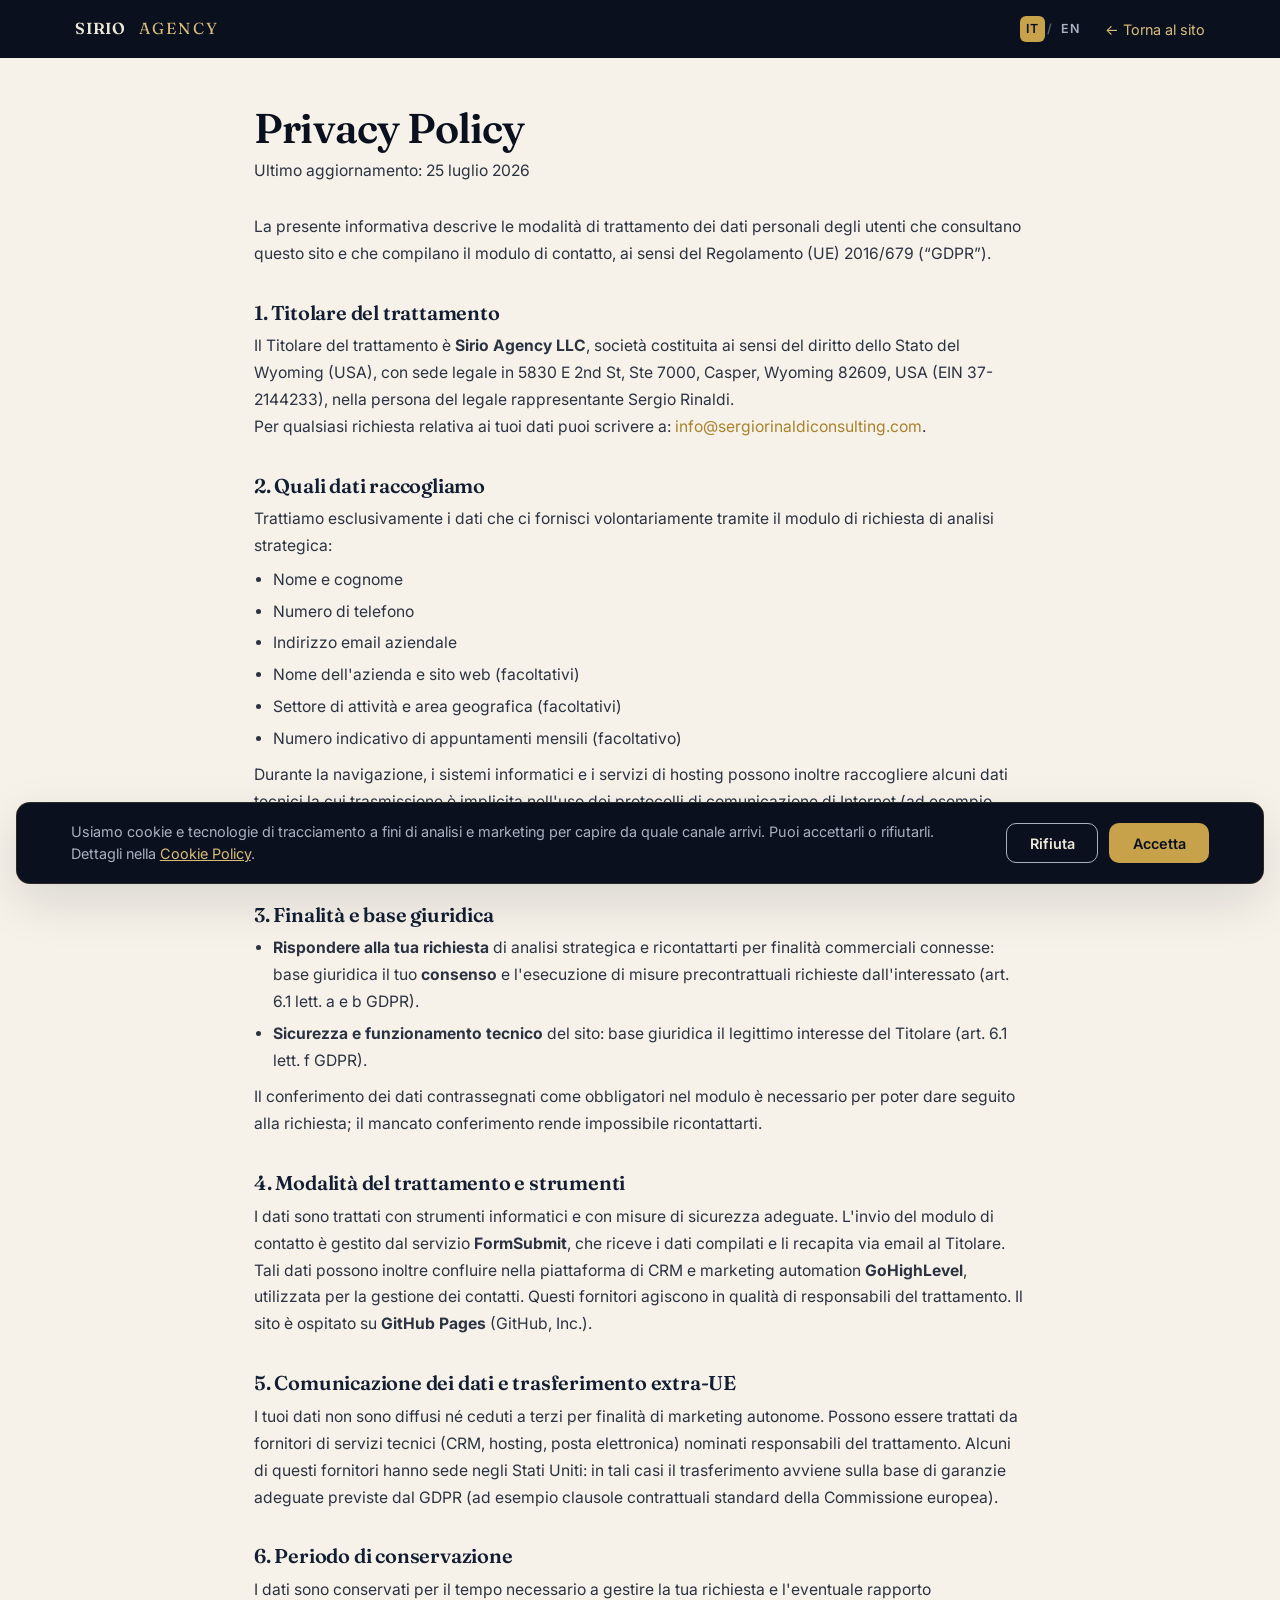
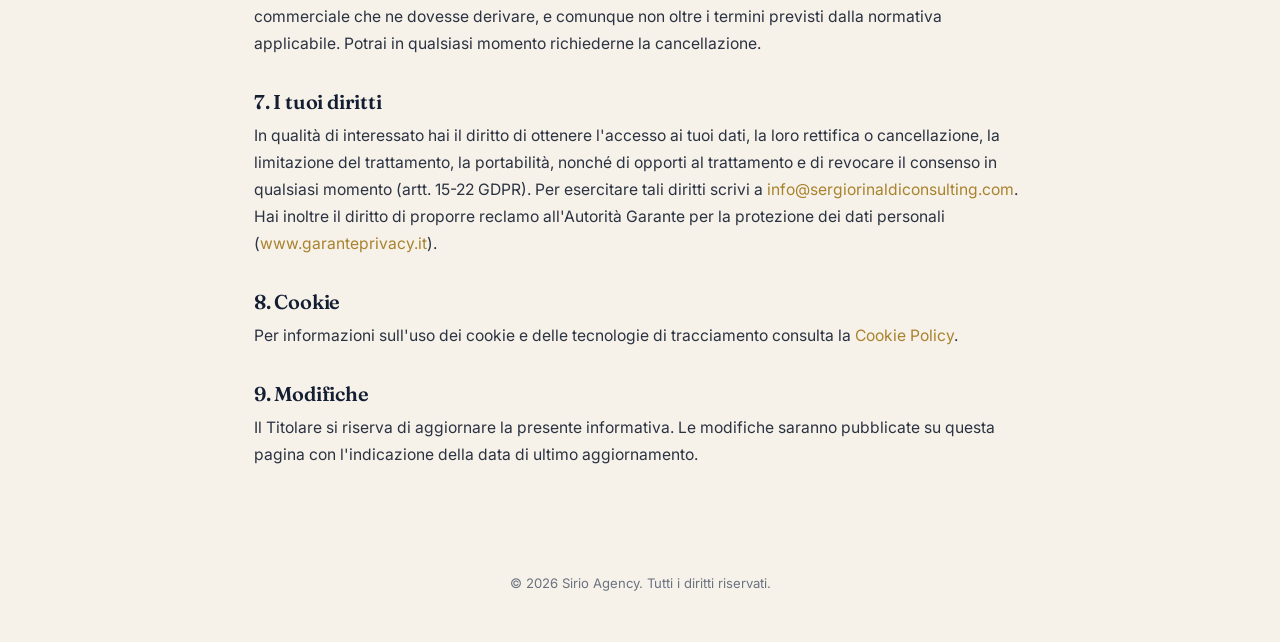
<file: privacy.html>
<!DOCTYPE html>
<html lang="it">
<head>
<meta charset="UTF-8" />
<meta name="viewport" content="width=device-width, initial-scale=1.0" />
<title>Privacy Policy | Sirio Agency</title>
<meta name="robots" content="noindex" />
<link rel="preconnect" href="https://fonts.googleapis.com" />
<link rel="preconnect" href="https://fonts.gstatic.com" crossorigin />
<link href="https://fonts.googleapis.com/css2?family=Fraunces:opsz,wght@9..144,400;9..144,500;9..144,600;9..144,700&family=Inter:wght@400;500;600;700&display=swap" rel="stylesheet" />
<link rel="stylesheet" href="styles.css" />
<link rel="alternate" hreflang="it" href="https://siriomarketing.com/privacy.html" />
<link rel="alternate" hreflang="en" href="https://siriomarketing.com/en/privacy.html" />
<link rel="alternate" hreflang="x-default" href="https://siriomarketing.com/privacy.html" />
<style>
  body { background: #F6F2E9; }
  .legal-bar { background: #0A101E; }
  .legal-bar .container { display: flex; align-items: center; justify-content: space-between; padding: 1rem 1.5rem; }
  .legal-bar .brand { color: #EDE7DA; text-decoration: none; font-family: "Fraunces", serif; font-weight: 600; letter-spacing: .02em; }
  .legal-bar .brand .brand-thin { color: #D8BC7A; font-weight: 400; margin-left: .25rem; }
  .legal-bar a.back { color: #D8BC7A; text-decoration: none; font-family: "Inter", sans-serif; font-size: .9rem; }
  .legal-main { max-width: 820px; margin: 0 auto; padding: 3rem 1.5rem 4.5rem; font-family: "Inter", sans-serif; }
  .legal-main h1 { font-family: "Fraunces", serif; font-size: clamp(1.9rem, 4vw, 2.6rem); color: #0A101E; margin: 0 0 .4rem; }
  .legal-main h2 { font-family: "Fraunces", serif; font-size: 1.25rem; color: #131E33; margin: 2.1rem 0 .6rem; }
  .legal-main p, .legal-main li { color: #2b3242; line-height: 1.72; font-size: .98rem; }
  .legal-main ul { margin: .4rem 0 .6rem 1.2rem; }
  .legal-main li { margin-bottom: .3rem; }
  .legal-main a { color: #A9822E; }
  .legal-updated { font-size: .85rem; color: #6b7280; margin-bottom: 1.8rem; }
  .legal-foot { text-align: center; color: #6b7280; font-size: .82rem; padding: 2rem 1.5rem 3rem; font-family: "Inter", sans-serif; }
</style>
</head>
<body>

<div class="legal-bar">
  <div class="container">
    <a href="index.html" class="brand">SIRIO<span class="brand-thin">AGENCY</span></a>
    <div style="display:flex;align-items:center;gap:1.2rem;">
      <div class="lang-switch" aria-label="Lingua / Language">
        <a href="privacy.html" class="active" aria-current="true">IT</a>
        <span class="lang-sep" aria-hidden="true">/</span>
        <a href="en/privacy.html">EN</a>
      </div>
      <a href="index.html" class="back">&larr; Torna al sito</a>
    </div>
  </div>
</div>

<main class="legal-main">
  <h1>Privacy Policy</h1>
  <p class="legal-updated">Ultimo aggiornamento: 25 luglio 2026</p>

  <p>La presente informativa descrive le modalità di trattamento dei dati personali degli utenti che consultano questo sito e che compilano il modulo di contatto, ai sensi del Regolamento (UE) 2016/679 (&ldquo;GDPR&rdquo;).</p>

  <h2>1. Titolare del trattamento</h2>
  <p>Il Titolare del trattamento è <strong>Sirio Agency LLC</strong>, società costituita ai sensi del diritto dello Stato del Wyoming (USA), con sede legale in 5830 E 2nd St, Ste 7000, Casper, Wyoming 82609, USA (EIN 37-2144233), nella persona del legale rappresentante Sergio Rinaldi.<br />
  Per qualsiasi richiesta relativa ai tuoi dati puoi scrivere a: <a href="mailto:info@sergiorinaldiconsulting.com">info@sergiorinaldiconsulting.com</a>.</p>

  <h2>2. Quali dati raccogliamo</h2>
  <p>Trattiamo esclusivamente i dati che ci fornisci volontariamente tramite il modulo di richiesta di analisi strategica:</p>
  <ul>
    <li>Nome e cognome</li>
    <li>Numero di telefono</li>
    <li>Indirizzo email aziendale</li>
    <li>Nome dell'azienda e sito web (facoltativi)</li>
    <li>Settore di attività e area geografica (facoltativi)</li>
    <li>Numero indicativo di appuntamenti mensili (facoltativo)</li>
  </ul>
  <p>Durante la navigazione, i sistemi informatici e i servizi di hosting possono inoltre raccogliere alcuni dati tecnici la cui trasmissione è implicita nell'uso dei protocolli di comunicazione di Internet (ad esempio indirizzo IP, tipo di browser, data e ora della richiesta). Tali dati sono utilizzati al solo fine di garantire il corretto funzionamento del sito e per finalità di sicurezza.</p>

  <h2>3. Finalità e base giuridica</h2>
  <ul>
    <li><strong>Rispondere alla tua richiesta</strong> di analisi strategica e ricontattarti per finalità commerciali connesse: base giuridica il tuo <strong>consenso</strong> e l'esecuzione di misure precontrattuali richieste dall'interessato (art. 6.1 lett. a e b GDPR).</li>
    <li><strong>Sicurezza e funzionamento tecnico</strong> del sito: base giuridica il legittimo interesse del Titolare (art. 6.1 lett. f GDPR).</li>
  </ul>
  <p>Il conferimento dei dati contrassegnati come obbligatori nel modulo è necessario per poter dare seguito alla richiesta; il mancato conferimento rende impossibile ricontattarti.</p>

  <h2>4. Modalità del trattamento e strumenti</h2>
  <p>I dati sono trattati con strumenti informatici e con misure di sicurezza adeguate. L'invio del modulo di contatto è gestito dal servizio <strong>FormSubmit</strong>, che riceve i dati compilati e li recapita via email al Titolare. Tali dati possono inoltre confluire nella piattaforma di CRM e marketing automation <strong>GoHighLevel</strong>, utilizzata per la gestione dei contatti. Questi fornitori agiscono in qualità di responsabili del trattamento. Il sito è ospitato su <strong>GitHub Pages</strong> (GitHub, Inc.).</p>

  <h2>5. Comunicazione dei dati e trasferimento extra-UE</h2>
  <p>I tuoi dati non sono diffusi né ceduti a terzi per finalità di marketing autonome. Possono essere trattati da fornitori di servizi tecnici (CRM, hosting, posta elettronica) nominati responsabili del trattamento. Alcuni di questi fornitori hanno sede negli Stati Uniti: in tali casi il trasferimento avviene sulla base di garanzie adeguate previste dal GDPR (ad esempio clausole contrattuali standard della Commissione europea).</p>

  <h2>6. Periodo di conservazione</h2>
  <p>I dati sono conservati per il tempo necessario a gestire la tua richiesta e l'eventuale rapporto commerciale che ne dovesse derivare, e comunque non oltre i termini previsti dalla normativa applicabile. Potrai in qualsiasi momento richiederne la cancellazione.</p>

  <h2>7. I tuoi diritti</h2>
  <p>In qualità di interessato hai il diritto di ottenere l'accesso ai tuoi dati, la loro rettifica o cancellazione, la limitazione del trattamento, la portabilità, nonché di opporti al trattamento e di revocare il consenso in qualsiasi momento (artt. 15-22 GDPR). Per esercitare tali diritti scrivi a <a href="mailto:info@sergiorinaldiconsulting.com">info@sergiorinaldiconsulting.com</a>.</p>
  <p>Hai inoltre il diritto di proporre reclamo all'Autorità Garante per la protezione dei dati personali (<a href="https://www.garanteprivacy.it" target="_blank" rel="noopener">www.garanteprivacy.it</a>).</p>

  <h2>8. Cookie</h2>
  <p>Per informazioni sull'uso dei cookie e delle tecnologie di tracciamento consulta la <a href="cookie.html">Cookie Policy</a>.</p>

  <h2>9. Modifiche</h2>
  <p>Il Titolare si riserva di aggiornare la presente informativa. Le modifiche saranno pubblicate su questa pagina con l'indicazione della data di ultimo aggiornamento.</p>
</main>

<div class="legal-foot">&copy; 2026 Sirio Agency. Tutti i diritti riservati.</div>

<!-- Banner cookie: carica il tracking GHL solo dopo il consenso -->
<script src="consent.js"></script>
</body>
</html>
</file>
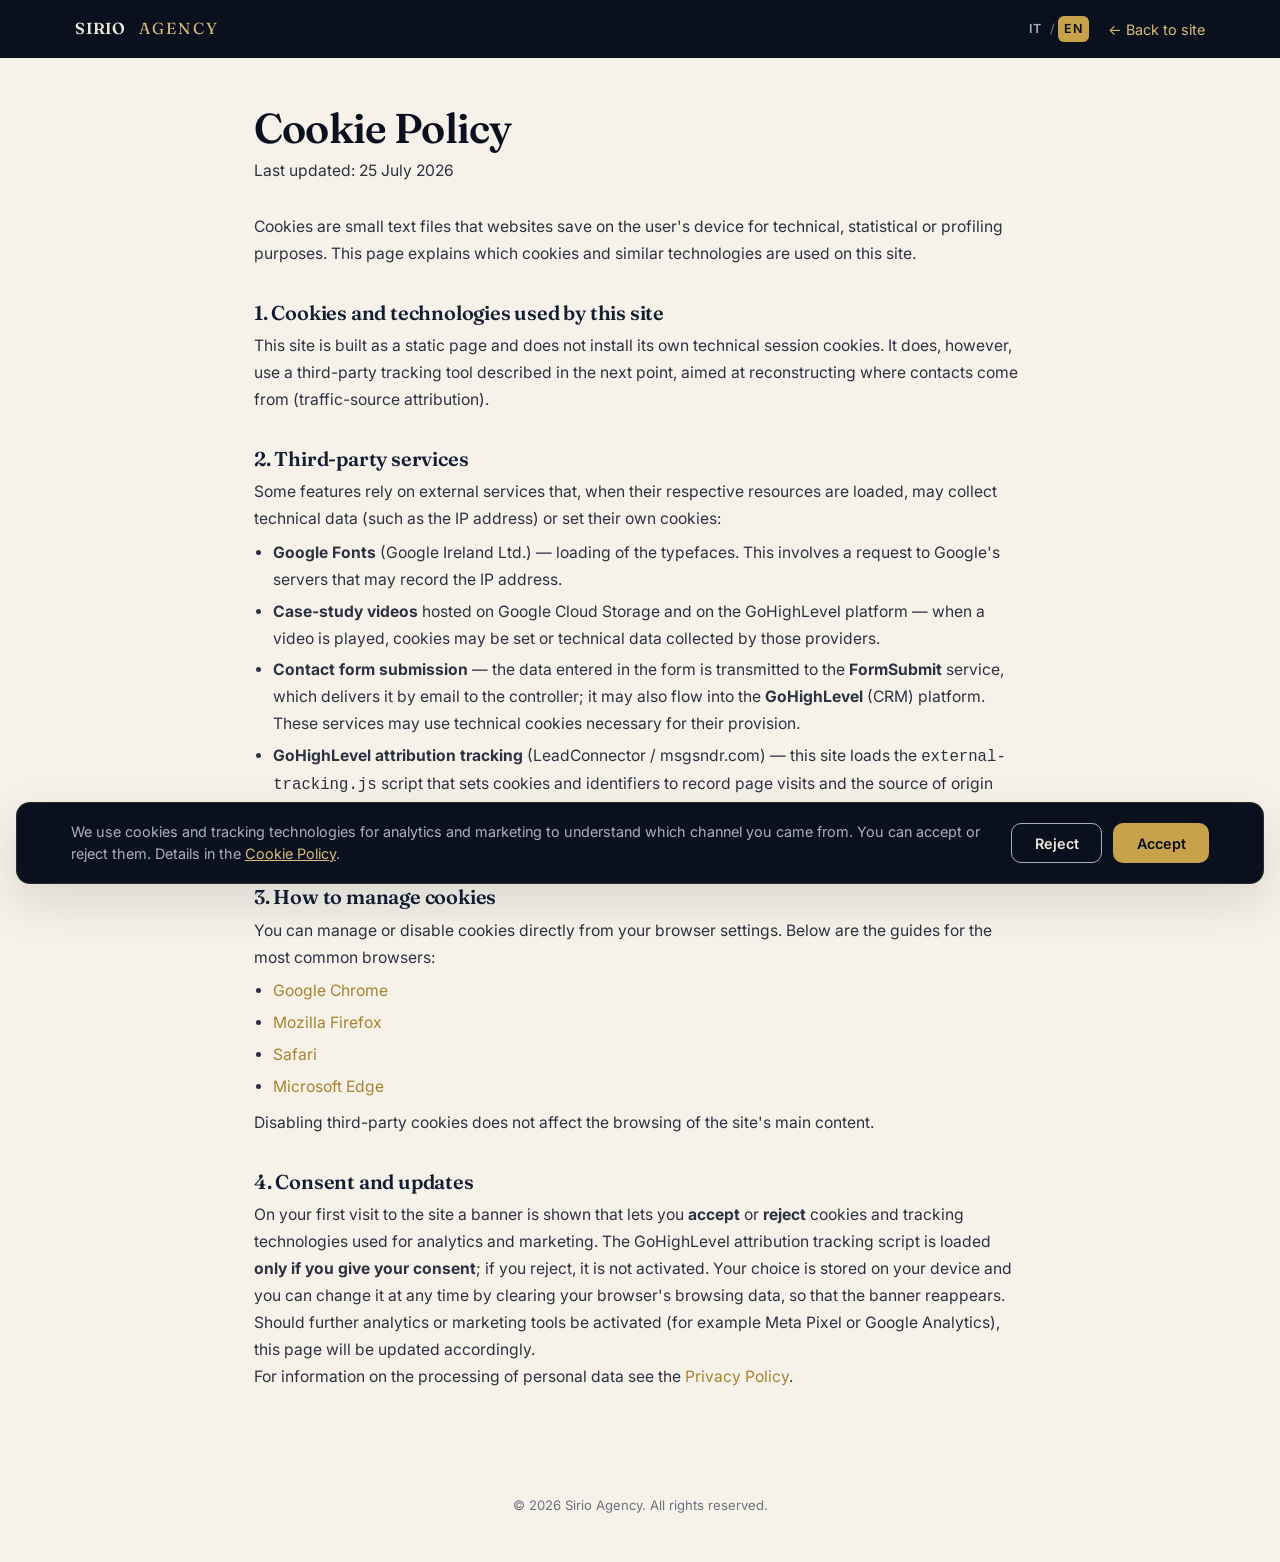
<file: en/cookie.html>
<!DOCTYPE html>
<html lang="en">
<head>
<meta charset="UTF-8" />
<meta name="viewport" content="width=device-width, initial-scale=1.0" />
<title>Cookie Policy | Sirio Agency</title>
<meta name="robots" content="noindex" />
<link rel="preconnect" href="https://fonts.googleapis.com" />
<link rel="preconnect" href="https://fonts.gstatic.com" crossorigin />
<link href="https://fonts.googleapis.com/css2?family=Fraunces:opsz,wght@9..144,400;9..144,500;9..144,600;9..144,700&family=Inter:wght@400;500;600;700&display=swap" rel="stylesheet" />
<link rel="stylesheet" href="../styles.css" />
<link rel="alternate" hreflang="it" href="https://siriomarketing.com/cookie.html" />
<link rel="alternate" hreflang="en" href="https://siriomarketing.com/en/cookie.html" />
<link rel="alternate" hreflang="x-default" href="https://siriomarketing.com/cookie.html" />
<style>
  body { background: #F6F2E9; }
  .legal-bar { background: #0A101E; }
  .legal-bar .container { display: flex; align-items: center; justify-content: space-between; padding: 1rem 1.5rem; }
  .legal-bar .brand { color: #EDE7DA; text-decoration: none; font-family: "Fraunces", serif; font-weight: 600; letter-spacing: .02em; }
  .legal-bar .brand .brand-thin { color: #D8BC7A; font-weight: 400; margin-left: .25rem; }
  .legal-bar a.back { color: #D8BC7A; text-decoration: none; font-family: "Inter", sans-serif; font-size: .9rem; }
  .legal-main { max-width: 820px; margin: 0 auto; padding: 3rem 1.5rem 4.5rem; font-family: "Inter", sans-serif; }
  .legal-main h1 { font-family: "Fraunces", serif; font-size: clamp(1.9rem, 4vw, 2.6rem); color: #0A101E; margin: 0 0 .4rem; }
  .legal-main h2 { font-family: "Fraunces", serif; font-size: 1.25rem; color: #131E33; margin: 2.1rem 0 .6rem; }
  .legal-main p, .legal-main li { color: #2b3242; line-height: 1.72; font-size: .98rem; }
  .legal-main ul { margin: .4rem 0 .6rem 1.2rem; }
  .legal-main li { margin-bottom: .3rem; }
  .legal-main a { color: #A9822E; }
  .legal-updated { font-size: .85rem; color: #6b7280; margin-bottom: 1.8rem; }
  .legal-foot { text-align: center; color: #6b7280; font-size: .82rem; padding: 2rem 1.5rem 3rem; font-family: "Inter", sans-serif; }
</style>
</head>
<body>

<div class="legal-bar">
  <div class="container">
    <a href="index.html" class="brand">SIRIO<span class="brand-thin">AGENCY</span></a>
    <div style="display:flex;align-items:center;gap:1.2rem;">
      <div class="lang-switch" aria-label="Lingua / Language">
        <a href="../cookie.html">IT</a>
        <span class="lang-sep" aria-hidden="true">/</span>
        <a href="cookie.html" class="active" aria-current="true">EN</a>
      </div>
      <a href="index.html" class="back">&larr; Back to site</a>
    </div>
  </div>
</div>

<main class="legal-main">
  <h1>Cookie Policy</h1>
  <p class="legal-updated">Last updated: 25 July 2026</p>

  <p>Cookies are small text files that websites save on the user's device for technical, statistical or profiling purposes. This page explains which cookies and similar technologies are used on this site.</p>

  <h2>1. Cookies and technologies used by this site</h2>
  <p>This site is built as a static page and does not install its own technical session cookies. It does, however, use a third-party tracking tool described in the next point, aimed at reconstructing where contacts come from (traffic-source attribution).</p>

  <h2>2. Third-party services</h2>
  <p>Some features rely on external services that, when their respective resources are loaded, may collect technical data (such as the IP address) or set their own cookies:</p>
  <ul>
    <li><strong>Google Fonts</strong> (Google Ireland Ltd.) &mdash; loading of the typefaces. This involves a request to Google's servers that may record the IP address.</li>
    <li><strong>Case-study videos</strong> hosted on Google Cloud Storage and on the GoHighLevel platform &mdash; when a video is played, cookies may be set or technical data collected by those providers.</li>
    <li><strong>Contact form submission</strong> &mdash; the data entered in the form is transmitted to the <strong>FormSubmit</strong> service, which delivers it by email to the controller; it may also flow into the <strong>GoHighLevel</strong> (CRM) platform. These services may use technical cookies necessary for their provision.</li>
    <li><strong>GoHighLevel attribution tracking</strong> (LeadConnector / msgsndr.com) &mdash; this site loads the <code>external-tracking.js</code> script that sets cookies and identifiers to record page visits and the source of origin (e.g. UTM parameters, referrer), so as to associate each contact with the channel they came from. It has an analytics and marketing purpose.</li>
  </ul>

  <h2>3. How to manage cookies</h2>
  <p>You can manage or disable cookies directly from your browser settings. Below are the guides for the most common browsers:</p>
  <ul>
    <li><a href="https://support.google.com/chrome/answer/95647" target="_blank" rel="noopener">Google Chrome</a></li>
    <li><a href="https://support.mozilla.org/en-US/kb/enhanced-tracking-protection-firefox-desktop" target="_blank" rel="noopener">Mozilla Firefox</a></li>
    <li><a href="https://support.apple.com/en-us/guide/safari/sfri11471/mac" target="_blank" rel="noopener">Safari</a></li>
    <li><a href="https://support.microsoft.com/en-us/microsoft-edge" target="_blank" rel="noopener">Microsoft Edge</a></li>
  </ul>
  <p>Disabling third-party cookies does not affect the browsing of the site's main content.</p>

  <h2>4. Consent and updates</h2>
  <p>On your first visit to the site a banner is shown that lets you <strong>accept</strong> or <strong>reject</strong> cookies and tracking technologies used for analytics and marketing. The GoHighLevel attribution tracking script is loaded <strong>only if you give your consent</strong>; if you reject, it is not activated. Your choice is stored on your device and you can change it at any time by clearing your browser's browsing data, so that the banner reappears.</p>
  <p>Should further analytics or marketing tools be activated (for example Meta Pixel or Google Analytics), this page will be updated accordingly.</p>

  <p>For information on the processing of personal data see the <a href="privacy.html">Privacy Policy</a>.</p>
</main>

<div class="legal-foot">&copy; 2026 Sirio Agency. All rights reserved.</div>

<!-- Cookie banner: loads GHL tracking only after consent -->
<script src="../consent.js"></script>
</body>
</html>
</file>
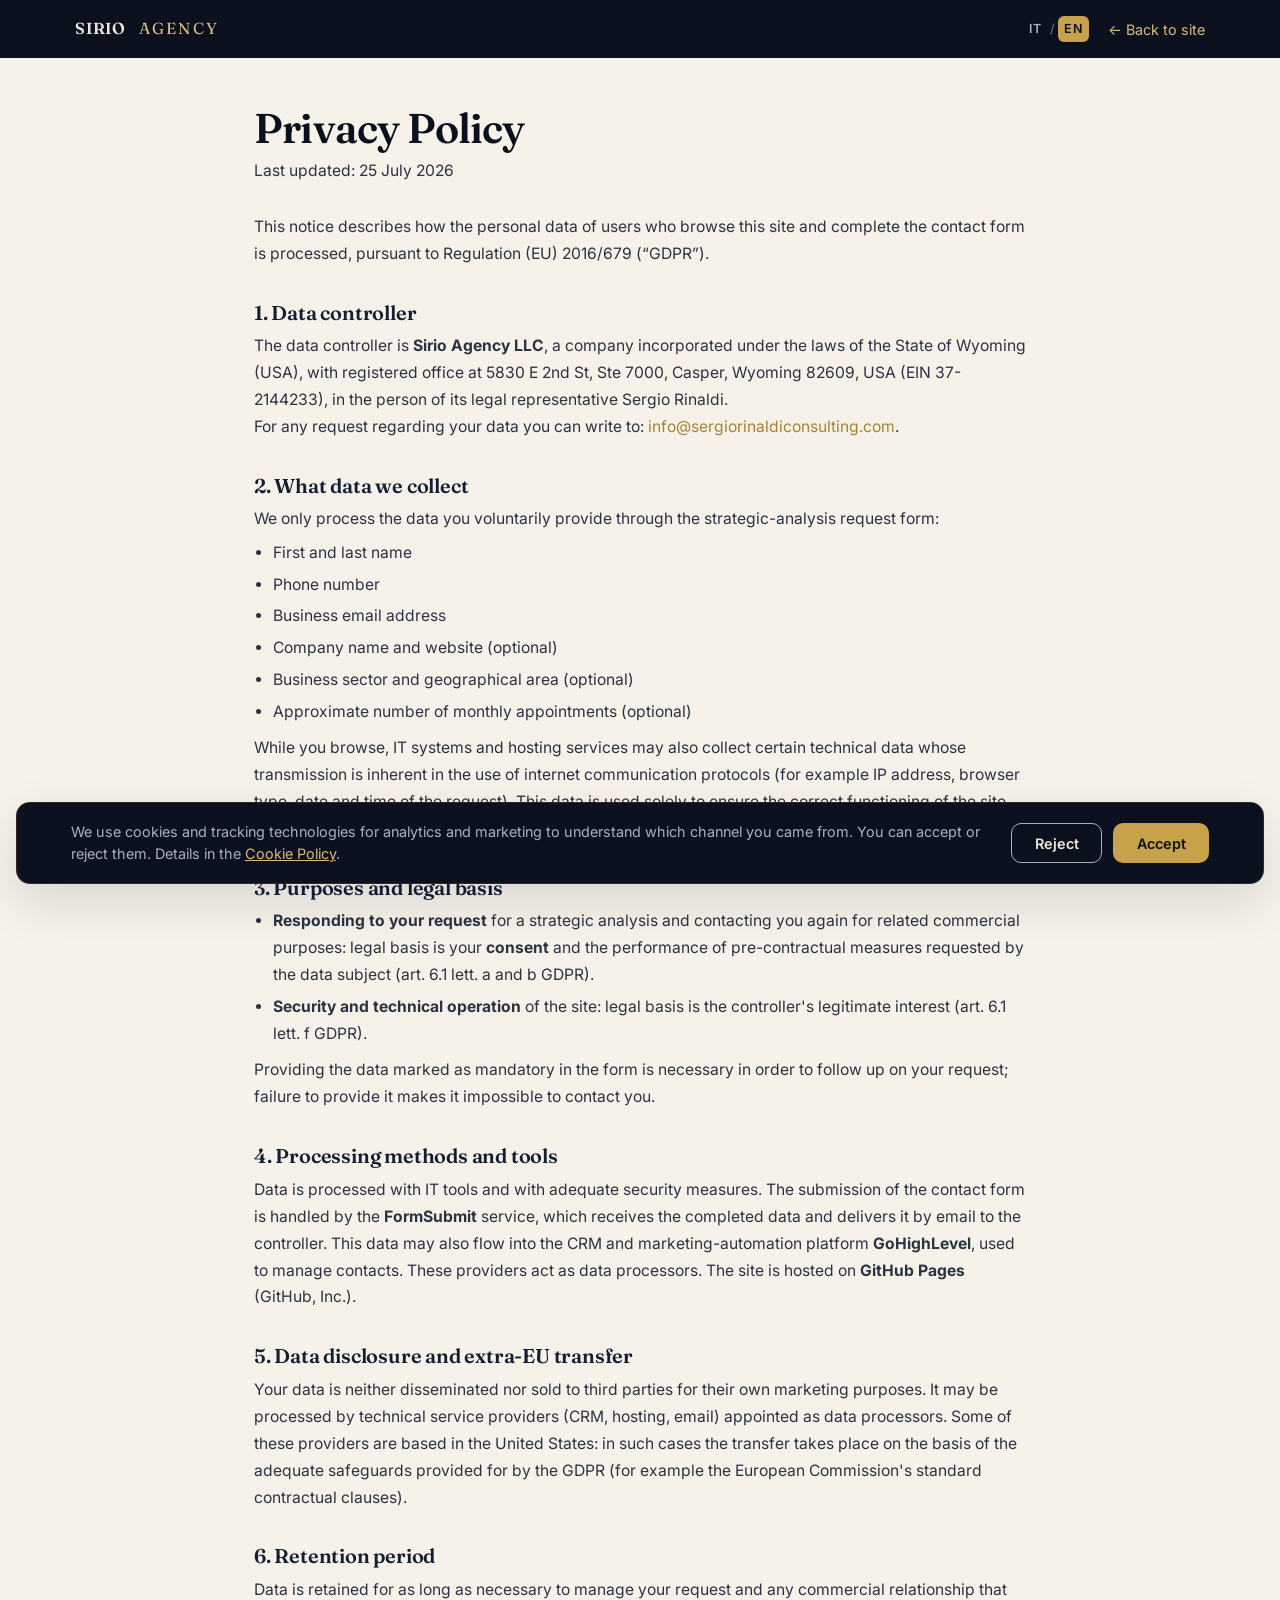
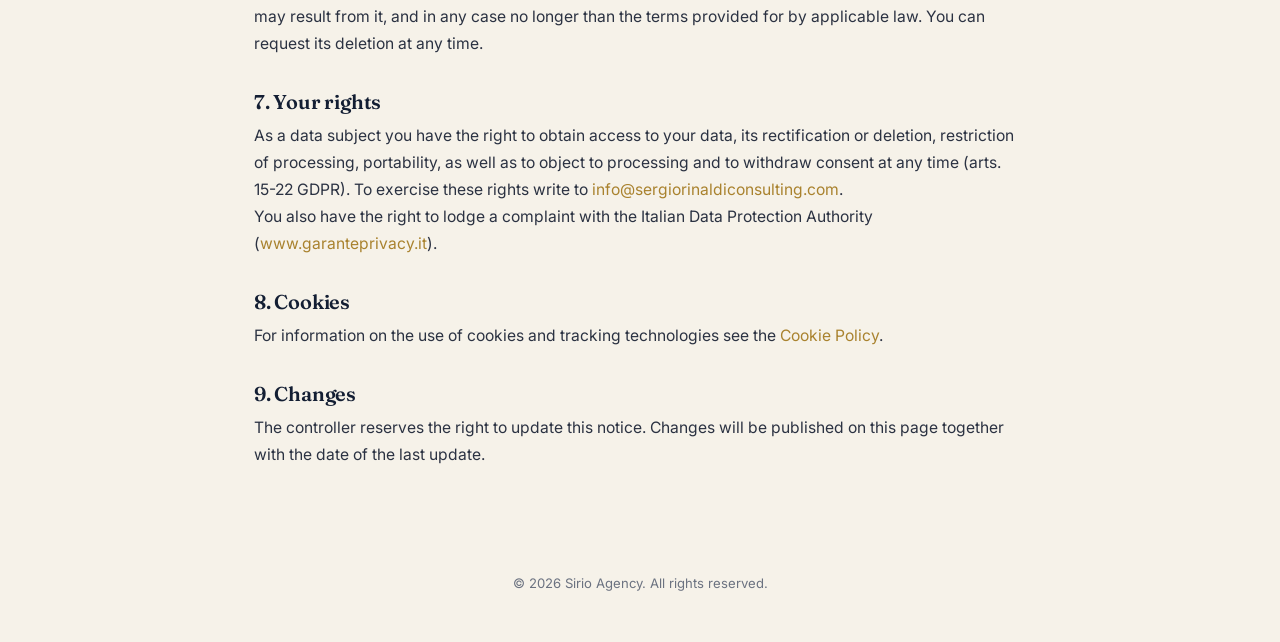
<file: en/privacy.html>
<!DOCTYPE html>
<html lang="en">
<head>
<meta charset="UTF-8" />
<meta name="viewport" content="width=device-width, initial-scale=1.0" />
<title>Privacy Policy | Sirio Agency</title>
<meta name="robots" content="noindex" />
<link rel="preconnect" href="https://fonts.googleapis.com" />
<link rel="preconnect" href="https://fonts.gstatic.com" crossorigin />
<link href="https://fonts.googleapis.com/css2?family=Fraunces:opsz,wght@9..144,400;9..144,500;9..144,600;9..144,700&family=Inter:wght@400;500;600;700&display=swap" rel="stylesheet" />
<link rel="stylesheet" href="../styles.css" />
<link rel="alternate" hreflang="it" href="https://siriomarketing.com/privacy.html" />
<link rel="alternate" hreflang="en" href="https://siriomarketing.com/en/privacy.html" />
<link rel="alternate" hreflang="x-default" href="https://siriomarketing.com/privacy.html" />
<style>
  body { background: #F6F2E9; }
  .legal-bar { background: #0A101E; }
  .legal-bar .container { display: flex; align-items: center; justify-content: space-between; padding: 1rem 1.5rem; }
  .legal-bar .brand { color: #EDE7DA; text-decoration: none; font-family: "Fraunces", serif; font-weight: 600; letter-spacing: .02em; }
  .legal-bar .brand .brand-thin { color: #D8BC7A; font-weight: 400; margin-left: .25rem; }
  .legal-bar a.back { color: #D8BC7A; text-decoration: none; font-family: "Inter", sans-serif; font-size: .9rem; }
  .legal-main { max-width: 820px; margin: 0 auto; padding: 3rem 1.5rem 4.5rem; font-family: "Inter", sans-serif; }
  .legal-main h1 { font-family: "Fraunces", serif; font-size: clamp(1.9rem, 4vw, 2.6rem); color: #0A101E; margin: 0 0 .4rem; }
  .legal-main h2 { font-family: "Fraunces", serif; font-size: 1.25rem; color: #131E33; margin: 2.1rem 0 .6rem; }
  .legal-main p, .legal-main li { color: #2b3242; line-height: 1.72; font-size: .98rem; }
  .legal-main ul { margin: .4rem 0 .6rem 1.2rem; }
  .legal-main li { margin-bottom: .3rem; }
  .legal-main a { color: #A9822E; }
  .legal-updated { font-size: .85rem; color: #6b7280; margin-bottom: 1.8rem; }
  .legal-foot { text-align: center; color: #6b7280; font-size: .82rem; padding: 2rem 1.5rem 3rem; font-family: "Inter", sans-serif; }
</style>
</head>
<body>

<div class="legal-bar">
  <div class="container">
    <a href="index.html" class="brand">SIRIO<span class="brand-thin">AGENCY</span></a>
    <div style="display:flex;align-items:center;gap:1.2rem;">
      <div class="lang-switch" aria-label="Lingua / Language">
        <a href="../privacy.html">IT</a>
        <span class="lang-sep" aria-hidden="true">/</span>
        <a href="privacy.html" class="active" aria-current="true">EN</a>
      </div>
      <a href="index.html" class="back">&larr; Back to site</a>
    </div>
  </div>
</div>

<main class="legal-main">
  <h1>Privacy Policy</h1>
  <p class="legal-updated">Last updated: 25 July 2026</p>

  <p>This notice describes how the personal data of users who browse this site and complete the contact form is processed, pursuant to Regulation (EU) 2016/679 (&ldquo;GDPR&rdquo;).</p>

  <h2>1. Data controller</h2>
  <p>The data controller is <strong>Sirio Agency LLC</strong>, a company incorporated under the laws of the State of Wyoming (USA), with registered office at 5830 E 2nd St, Ste 7000, Casper, Wyoming 82609, USA (EIN 37-2144233), in the person of its legal representative Sergio Rinaldi.<br />
  For any request regarding your data you can write to: <a href="mailto:info@sergiorinaldiconsulting.com">info@sergiorinaldiconsulting.com</a>.</p>

  <h2>2. What data we collect</h2>
  <p>We only process the data you voluntarily provide through the strategic-analysis request form:</p>
  <ul>
    <li>First and last name</li>
    <li>Phone number</li>
    <li>Business email address</li>
    <li>Company name and website (optional)</li>
    <li>Business sector and geographical area (optional)</li>
    <li>Approximate number of monthly appointments (optional)</li>
  </ul>
  <p>While you browse, IT systems and hosting services may also collect certain technical data whose transmission is inherent in the use of internet communication protocols (for example IP address, browser type, date and time of the request). This data is used solely to ensure the correct functioning of the site and for security purposes.</p>

  <h2>3. Purposes and legal basis</h2>
  <ul>
    <li><strong>Responding to your request</strong> for a strategic analysis and contacting you again for related commercial purposes: legal basis is your <strong>consent</strong> and the performance of pre-contractual measures requested by the data subject (art. 6.1 lett. a and b GDPR).</li>
    <li><strong>Security and technical operation</strong> of the site: legal basis is the controller's legitimate interest (art. 6.1 lett. f GDPR).</li>
  </ul>
  <p>Providing the data marked as mandatory in the form is necessary in order to follow up on your request; failure to provide it makes it impossible to contact you.</p>

  <h2>4. Processing methods and tools</h2>
  <p>Data is processed with IT tools and with adequate security measures. The submission of the contact form is handled by the <strong>FormSubmit</strong> service, which receives the completed data and delivers it by email to the controller. This data may also flow into the CRM and marketing-automation platform <strong>GoHighLevel</strong>, used to manage contacts. These providers act as data processors. The site is hosted on <strong>GitHub Pages</strong> (GitHub, Inc.).</p>

  <h2>5. Data disclosure and extra-EU transfer</h2>
  <p>Your data is neither disseminated nor sold to third parties for their own marketing purposes. It may be processed by technical service providers (CRM, hosting, email) appointed as data processors. Some of these providers are based in the United States: in such cases the transfer takes place on the basis of the adequate safeguards provided for by the GDPR (for example the European Commission's standard contractual clauses).</p>

  <h2>6. Retention period</h2>
  <p>Data is retained for as long as necessary to manage your request and any commercial relationship that may result from it, and in any case no longer than the terms provided for by applicable law. You can request its deletion at any time.</p>

  <h2>7. Your rights</h2>
  <p>As a data subject you have the right to obtain access to your data, its rectification or deletion, restriction of processing, portability, as well as to object to processing and to withdraw consent at any time (arts. 15-22 GDPR). To exercise these rights write to <a href="mailto:info@sergiorinaldiconsulting.com">info@sergiorinaldiconsulting.com</a>.</p>
  <p>You also have the right to lodge a complaint with the Italian Data Protection Authority (<a href="https://www.garanteprivacy.it" target="_blank" rel="noopener">www.garanteprivacy.it</a>).</p>

  <h2>8. Cookies</h2>
  <p>For information on the use of cookies and tracking technologies see the <a href="cookie.html">Cookie Policy</a>.</p>

  <h2>9. Changes</h2>
  <p>The controller reserves the right to update this notice. Changes will be published on this page together with the date of the last update.</p>
</main>

<div class="legal-foot">&copy; 2026 Sirio Agency. All rights reserved.</div>

<!-- Cookie banner: loads GHL tracking only after consent -->
<script src="../consent.js"></script>
</body>
</html>
</file>
<file: styles.css>
/* ============================================================
   SIRIO AGENCY — Landing "Client Generator"
   Design system: premium consulting, navy + ivory + gold
   ============================================================ */

:root {
  /* Palette */
  --navy-900: #0A101E;
  --navy-850: #0E1626;
  --navy-800: #131E33;
  --navy-700: #1D2A45;
  --navy-600: #2A3A5C;

  --ivory: #F6F2E9;
  --ivory-50: #FBF9F3;
  --paper: #FFFFFF;

  --gold: #C8A24A;
  --gold-soft: #D8BC7A;
  --gold-deep: #A9822E;
  --bronze: #9A6B3C;

  --line: #E4DFD3;
  --line-dark: rgba(200, 162, 74, 0.18);

  --ink: #131A26;
  --ink-soft: #48505E;
  --muted: #737C8C;
  --on-dark: #EDE7DA;
  --on-dark-soft: #A9B0C0;

  /* Type */
  --serif: "Fraunces", Georgia, "Times New Roman", serif;
  --sans: "Inter", system-ui, -apple-system, "Segoe UI", sans-serif;

  /* Layout */
  --maxw: 1180px;
  --radius: 14px;
  --radius-sm: 10px;
  --shadow-sm: 0 2px 10px rgba(10, 16, 30, 0.06);
  --shadow-md: 0 18px 50px rgba(10, 16, 30, 0.12);
  --shadow-gold: 0 14px 34px rgba(168, 130, 46, 0.28);
  --ease: cubic-bezier(0.22, 0.61, 0.36, 1);
}

* { box-sizing: border-box; margin: 0; padding: 0; }

html { scroll-behavior: smooth; scroll-padding-top: 88px; }

body {
  font-family: var(--sans);
  color: var(--ink);
  background: var(--ivory-50);
  line-height: 1.6;
  -webkit-font-smoothing: antialiased;
  text-rendering: optimizeLegibility;
  overflow-x: hidden;
}

img { max-width: 100%; display: block; }
a { color: inherit; text-decoration: none; }

.container { width: min(var(--maxw), 92%); margin-inline: auto; }
.container.narrow { max-width: 860px; }
.center { text-align: center; }

/* ---------- Typography ---------- */
h1, h2, h3, h4 { font-family: var(--serif); font-weight: 600; line-height: 1.1; letter-spacing: -0.01em; text-wrap: balance; }

h1 { font-size: clamp(2.4rem, 5.2vw, 4.05rem); font-weight: 600; letter-spacing: -0.02em; }
h2 { font-size: clamp(1.85rem, 3.4vw, 2.85rem); }
h3 { font-size: clamp(1.2rem, 1.9vw, 1.45rem); }

.eyebrow {
  font-family: var(--sans);
  text-transform: uppercase;
  letter-spacing: 0.22em;
  font-size: 0.74rem;
  font-weight: 600;
  color: var(--gold);
  margin-bottom: 1.4rem;
}

.kicker {
  font-family: var(--sans);
  text-transform: uppercase;
  letter-spacing: 0.18em;
  font-size: 0.72rem;
  font-weight: 600;
  color: var(--gold-deep);
  margin-bottom: 0.9rem;
}

.section-dark .kicker { color: var(--gold-soft); }

.lead, .section-lead {
  font-size: clamp(1.05rem, 1.5vw, 1.22rem);
  color: var(--ink-soft);
  max-width: 62ch;
}
.section-lead { margin-top: 1rem; }
.center-lead { margin-inline: auto; }
.accent-text { color: var(--gold-deep); font-style: italic; }
.section-dark .accent-text { color: var(--gold-soft); }

/* ---------- Buttons ---------- */
.btn {
  display: inline-flex; align-items: center; justify-content: center;
  gap: 0.5rem;
  font-family: var(--sans); font-weight: 600; font-size: 0.98rem;
  padding: 0.95rem 1.7rem;
  border-radius: 4px 16px 4px 16px;
  border: 1px solid transparent;
  cursor: pointer;
  transition: transform 0.25s var(--ease), box-shadow 0.25s var(--ease), background 0.25s var(--ease), color 0.25s var(--ease), border-color 0.25s var(--ease);
  white-space: nowrap;
}
.btn-sm { padding: 0.65rem 1.15rem; font-size: 0.88rem; }
.btn-lg { padding: 1.1rem 2.1rem; font-size: 1.05rem; }
.btn-block { width: 100%; }

.btn-primary { background: var(--gold); color: var(--navy-900); box-shadow: var(--shadow-gold); }
.btn-primary:hover { transform: translateY(-2px); background: var(--gold-soft); }

.btn-ghost { background: transparent; color: var(--on-dark); border-color: rgba(237, 231, 218, 0.28); }
.btn-ghost:hover { border-color: var(--gold-soft); color: #fff; transform: translateY(-2px); }

.btn-outline-gold { background: transparent; color: var(--gold-soft); border-color: var(--line-dark); }
.btn-outline-gold:hover { border-color: var(--gold); color: #fff; background: rgba(200,162,74,0.08); }

.section-light .btn-ghost, .section-ivory .btn-ghost { color: var(--ink); border-color: var(--line); }
.section-light .btn-ghost:hover, .section-ivory .btn-ghost:hover { border-color: var(--gold-deep); color: var(--gold-deep); }

/* ---------- Header ---------- */
.site-header {
  position: fixed; top: 0; left: 0; right: 0; z-index: 100;
  padding: 1.1rem 0;
  transition: background 0.35s var(--ease), padding 0.35s var(--ease), box-shadow 0.35s var(--ease), border-color 0.35s var(--ease);
  border-bottom: 1px solid transparent;
}
.site-header.scrolled {
  background: rgba(10, 16, 30, 0.92);
  backdrop-filter: blur(12px);
  padding: 0.7rem 0;
  box-shadow: 0 8px 30px rgba(0,0,0,0.25);
  border-bottom-color: var(--line-dark);
}
.header-inner { display: flex; align-items: center; justify-content: space-between; gap: 1.5rem; }

.brand { display: inline-flex; align-items: center; gap: 0.55rem; color: var(--on-dark); }
.brand-mark { color: var(--gold); font-size: 1.25rem; line-height: 1; }
.brand-name { font-family: var(--serif); font-weight: 600; font-size: 1.15rem; letter-spacing: 0.06em; color: #fff; }
.brand-thin { font-weight: 400; color: var(--gold-soft); margin-left: 0.28em; letter-spacing: 0.14em; }

.nav { display: flex; gap: 2rem; }
.nav a {
  font-size: 0.92rem; font-weight: 500; color: var(--on-dark-soft);
  position: relative; padding: 0.2rem 0;
  transition: color 0.2s var(--ease);
}
.nav a::after {
  content: ""; position: absolute; left: 0; bottom: -3px; height: 1.5px; width: 0;
  background: var(--gold); transition: width 0.25s var(--ease);
}
.nav a:hover { color: #fff; }
.nav a:hover::after { width: 100%; }

.header-cta { flex-shrink: 0; }

/* Language switcher */
.lang-switch { display: inline-flex; align-items: center; gap: 0.15rem; flex-shrink: 0; font-family: var(--sans); font-size: 0.78rem; font-weight: 600; letter-spacing: 0.04em; }
.lang-switch a { color: var(--on-dark-soft); padding: 0.2rem 0.4rem; border-radius: 6px; transition: color 0.2s var(--ease), background 0.2s var(--ease); }
.lang-switch a:hover { color: #fff; }
.lang-switch a.active { color: #0A101E; background: var(--gold); }
.lang-switch .lang-sep { color: var(--on-dark-soft); opacity: 0.5; }

.hamburger { display: none; flex-direction: column; gap: 5px; background: none; border: 0; cursor: pointer; padding: 6px; }
.hamburger span { width: 24px; height: 2px; background: var(--on-dark); border-radius: 2px; transition: transform 0.3s var(--ease), opacity 0.3s var(--ease); }
.hamburger.open span:nth-child(1) { transform: translateY(7px) rotate(45deg); }
.hamburger.open span:nth-child(2) { opacity: 0; }
.hamburger.open span:nth-child(3) { transform: translateY(-7px) rotate(-45deg); }

/* ---------- Hero ---------- */
.hero {
  position: relative;
  background:
    radial-gradient(1200px 600px at 78% -10%, rgba(200,162,74,0.10), transparent 60%),
    linear-gradient(180deg, var(--navy-900) 0%, var(--navy-850) 100%);
  color: var(--on-dark);
  padding: clamp(9rem, 16vh, 12rem) 0 clamp(4.5rem, 9vw, 7rem);
  overflow: hidden;
}
.hero-glow {
  position: absolute; inset: 0;
  background: radial-gradient(700px 380px at 15% 110%, rgba(154,107,60,0.14), transparent 60%);
  pointer-events: none;
}
.hero::before {
  content: ""; position: absolute; inset: 0; pointer-events: none;
  background-image:
    linear-gradient(rgba(200,162,74,0.05) 1px, transparent 1px),
    linear-gradient(90deg, rgba(200,162,74,0.05) 1px, transparent 1px);
  background-size: 66px 66px;
  -webkit-mask-image: radial-gradient(1000px 620px at 72% 12%, #000 0%, transparent 72%);
          mask-image: radial-gradient(1000px 620px at 72% 12%, #000 0%, transparent 72%);
}
.hero-inner { position: relative; display: grid; grid-template-columns: 1.15fr 0.85fr; gap: clamp(2rem, 5vw, 4.5rem); align-items: center; }
.hero h1 { color: #fff; margin-bottom: 1.5rem; }
.hero .lead { color: var(--on-dark-soft); }
.hero-actions { display: flex; flex-wrap: wrap; gap: 0.9rem; margin: 2rem 0 1.2rem; }
.microcopy { font-size: 0.9rem; color: var(--on-dark-soft); max-width: 48ch; }
.section-light .microcopy, .section-ivory .microcopy { color: var(--muted); }

/* Pipeline visual */
.pipeline {
  background: linear-gradient(160deg, rgba(29,42,69,0.75), rgba(19,30,51,0.55));
  border: 1px solid var(--line-dark);
  border-radius: var(--radius);
  padding: 2rem 1.9rem;
  backdrop-filter: blur(6px);
  box-shadow: var(--shadow-md);
}
.pipeline-title { font-size: 0.82rem; text-transform: uppercase; letter-spacing: 0.16em; color: var(--gold-soft); margin-bottom: 1.4rem; }
.pipeline-steps { list-style: none; display: flex; flex-direction: column; gap: 0.55rem; }
.pipeline-steps li {
  display: flex; align-items: center; gap: 1rem;
  padding: 0.85rem 1rem;
  border-radius: var(--radius-sm);
  background: rgba(255,255,255,0.03);
  border: 1px solid rgba(255,255,255,0.06);
  position: relative;
  transition: transform 0.25s var(--ease), border-color 0.25s var(--ease), background 0.25s var(--ease);
}
.pipeline-steps li:hover { transform: translateX(4px); border-color: var(--line-dark); background: rgba(200,162,74,0.06); }
.pl-num { font-family: var(--serif); font-size: 0.95rem; color: var(--gold); width: 2rem; }
.pl-label { font-weight: 500; color: #fff; }
.pipeline-steps li.pl-final { background: rgba(200,162,74,0.12); border-color: var(--gold-deep); }
.pipeline-steps li.pl-final .pl-label { color: var(--gold-soft); }
.pipeline-foot { margin-top: 1.4rem; font-size: 0.9rem; color: var(--on-dark-soft); }
.pipeline-foot strong { color: #fff; }

/* ---------- Section base ---------- */
.section { padding: clamp(4.5rem, 9vw, 8rem) 0; }
.section-light { background: var(--ivory-50); }
.section-ivory { background: var(--ivory); }
.section-dark { background: linear-gradient(180deg, var(--navy-850) 0%, var(--navy-900) 100%); color: var(--on-dark); }
.section-dark h2, .section-dark h3 { color: #fff; }
.section-dark .section-lead { color: var(--on-dark-soft); }

.section-head { max-width: 760px; margin-bottom: 3rem; }
.section-dark .section-head { }

/* ---------- Posizionamento ---------- */
.problem-list {
  list-style: none; margin: 2.2rem 0;
  display: grid; grid-template-columns: 1fr 1fr; gap: 0.7rem 2rem;
}
.problem-list li {
  position: relative; padding-left: 1.7rem; color: var(--ink-soft); font-size: 1.02rem;
}
.problem-list li::before {
  content: "—"; position: absolute; left: 0; color: var(--gold-deep); font-weight: 700;
}
.highlight-line {
  font-family: var(--serif); font-size: clamp(1.4rem, 2.6vw, 2rem); font-weight: 600;
  color: var(--ink); margin-top: 2rem; padding-left: 1.4rem;
  border-left: 3px solid var(--gold);
  line-height: 1.25;
}
.section-dark .highlight-line { color: #fff; }

/* ---------- I due sistemi ---------- */
.systems { display: grid; grid-template-columns: 1fr 1fr; gap: 1.6rem; }
.system-card {
  position: relative; overflow: hidden;
  background: rgba(255,255,255,0.03);
  border: 1px solid var(--line-dark);
  border-radius: 4px 18px 4px 18px;
  padding: 2.3rem 2rem;
  transition: transform 0.3s var(--ease), border-color 0.3s var(--ease), box-shadow 0.3s var(--ease);
}
.system-card::before {
  content: ""; position: absolute; inset: 0; pointer-events: none;
  background-image:
    linear-gradient(rgba(200,162,74,0.06) 1px, transparent 1px),
    linear-gradient(90deg, rgba(200,162,74,0.06) 1px, transparent 1px);
  background-size: 40px 40px;
  -webkit-mask-image: radial-gradient(420px 260px at 90% 0%, #000 0%, transparent 70%);
  mask-image: radial-gradient(420px 260px at 90% 0%, #000 0%, transparent 70%);
}
.system-card > * { position: relative; z-index: 1; }
.system-card:hover { transform: translateY(-4px); border-color: var(--gold-deep); box-shadow: var(--shadow-md); }
.system-tag {
  display: inline-block; font-family: var(--sans); font-weight: 700; font-size: 0.72rem;
  letter-spacing: 0.14em; text-transform: uppercase; color: var(--navy-900);
  background: var(--gold-soft); padding: 0.32rem 0.7rem; border-radius: 4px 8px 4px 8px; margin-bottom: 1rem;
}
.system-card h3 { margin-bottom: 0.9rem; }
.system-desc { color: var(--on-dark-soft); margin-bottom: 1.5rem; }
.check-list { list-style: none; display: flex; flex-direction: column; gap: 0.65rem; margin-bottom: 1.8rem; }
.check-list li { position: relative; padding-left: 1.7rem; color: var(--on-dark); font-size: 0.98rem; }
.check-list li::before {
  content: "✓"; position: absolute; left: 0; top: 0; color: var(--gold); font-weight: 700;
}
.systems-note {
  margin-top: 2.4rem; text-align: center; font-size: 1.08rem; color: var(--on-dark-soft);
  max-width: 70ch; margin-inline: auto;
}
.systems-note strong { color: #fff; }

/* ---------- Timeline ---------- */
.timeline { list-style: none; counter-reset: tl; display: grid; gap: 0; margin-bottom: 3rem; }
.timeline li {
  position: relative; padding: 2rem 0 2rem 6rem;
  border-top: 1px solid var(--line);
}
.timeline li:last-child { border-bottom: 1px solid var(--line); }
.timeline li::before {
  counter-increment: tl; content: counter(tl, decimal-leading-zero);
  position: absolute; left: 0; top: 1.6rem;
  font-family: var(--serif); font-weight: 600; line-height: 1;
  font-size: clamp(2.4rem, 4vw, 3.4rem);
  color: transparent; -webkit-text-stroke: 1.2px var(--gold-soft);
  width: 4.6rem;
}
.timeline li::after {
  content: ""; position: absolute; left: 1.55rem; top: 4.6rem; bottom: -0.2rem;
  width: 1px; background: linear-gradient(var(--gold-deep), transparent);
  opacity: 0.5;
}
.timeline li:last-child::after { display: none; }
.tl-step { display: block; font-size: 0.74rem; text-transform: uppercase; letter-spacing: 0.16em; color: var(--muted); margin-bottom: 0.4rem; font-weight: 600; }
.timeline h3 { margin-bottom: 0.5rem; }
.timeline p { color: var(--ink-soft); max-width: 68ch; }

/* ---------- Servizi (righe alternate) ---------- */
.service-rows { display: flex; flex-direction: column; gap: clamp(1.1rem, 2.2vw, 1.8rem); }
.service-row {
  display: grid; grid-template-columns: 0.82fr 1.18fr; align-items: stretch;
  background: var(--paper); border: 1px solid var(--line); border-radius: var(--radius);
  overflow: hidden; box-shadow: var(--shadow-sm);
  transition: transform 0.35s var(--ease), box-shadow 0.35s var(--ease), border-color 0.35s var(--ease);
}
.service-row:hover { transform: translateY(-4px); box-shadow: var(--shadow-md); border-color: var(--gold-soft); }
.service-visual {
  position: relative; min-height: 210px;
  display: flex; align-items: center; justify-content: center; padding: 2rem;
  background:
    radial-gradient(420px 260px at 30% 20%, rgba(200,162,74,0.12), transparent 65%),
    linear-gradient(160deg, var(--navy-800), var(--navy-900));
  border-right: 1px solid var(--line-dark);
}
.service-row:nth-child(even) .service-visual { order: 2; border-right: 0; border-left: 1px solid var(--line-dark); }
.sr-num {
  font-family: var(--serif); font-weight: 600; line-height: 1;
  font-size: clamp(4rem, 9vw, 6.8rem);
  color: transparent; -webkit-text-stroke: 1.4px var(--gold-soft);
}
.service-body { padding: clamp(1.7rem, 3vw, 2.6rem); align-self: center; }
.service-body h3 { margin-bottom: 1.1rem; }
.service-body ul { list-style: none; display: grid; grid-template-columns: 1fr 1fr; gap: 0.55rem 1.6rem; }
.service-body li { position: relative; padding-left: 1.3rem; color: var(--ink-soft); font-size: 0.96rem; }
.service-body li::before { content: ""; position: absolute; left: 0; top: 0.62em; width: 6px; height: 6px; border-radius: 50%; background: var(--gold); }
.services-note { text-align: center; margin-top: 2.6rem; color: var(--muted); font-size: 1.02rem; }

/* ---------- Risultati: metriche in evidenza ---------- */
.metrics-band { display: grid; grid-template-columns: repeat(3, 1fr); gap: 1.2rem; margin-bottom: 2.6rem; }
.metric {
  position: relative; overflow: hidden;
  padding: 1.9rem 1.7rem; border: 1px solid var(--line-dark);
  border-radius: 4px 16px 4px 16px;
  background:
    radial-gradient(320px 190px at 82% 0%, rgba(200,162,74,0.12), transparent 62%),
    rgba(255,255,255,0.02);
}
.metric-num {
  display: block; font-family: var(--serif); font-weight: 600; line-height: 1;
  font-size: clamp(3rem, 5vw, 4.4rem); color: transparent;
  -webkit-text-stroke: 1.3px var(--gold-soft); margin-bottom: 0.7rem;
}
.metric-label { display: block; color: #fff; font-weight: 600; font-size: 1.02rem; margin-bottom: 0.7rem; }
.metric-todo {
  display: inline-block; font-size: 0.64rem; letter-spacing: 0.14em; text-transform: uppercase;
  color: var(--gold-soft); border: 1px dashed var(--gold-deep); border-radius: 4px; padding: 0.22rem 0.55rem;
}
.kpi-label { text-transform: uppercase; letter-spacing: 0.16em; font-size: 0.72rem; color: var(--gold-soft); font-weight: 600; margin-bottom: 1.1rem; }

/* ---------- KPI ---------- */
.kpi-grid { display: grid; grid-template-columns: repeat(4, 1fr); gap: 1rem; }
.kpi {
  background: rgba(255,255,255,0.03); border: 1px solid var(--line-dark);
  border-radius: 4px 12px 4px 12px; padding: 1.2rem 1.2rem; min-height: 84px;
  display: flex; align-items: center; gap: 0.85rem;
  transition: border-color 0.25s var(--ease), background 0.25s var(--ease), transform 0.25s var(--ease);
}
.kpi::before { content: ""; flex-shrink: 0; width: 8px; height: 8px; border-radius: 50%; background: var(--gold); box-shadow: 0 0 0 4px rgba(200,162,74,0.12); }
.kpi:hover { border-color: var(--gold-deep); background: rgba(200,162,74,0.06); transform: translateY(-2px); }
.kpi span { color: var(--on-dark); font-weight: 500; font-size: 0.96rem; }
.cs-head { margin-top: 3.4rem; text-align: center; }
.cs-head .kicker { justify-content: center; }
.cs-h { font-family: var(--serif); font-weight: 600; font-size: clamp(1.5rem, 3vw, 2.1rem); color: var(--paper); margin-bottom: 0.5rem; }
.cs-gallery {
  margin-top: 2rem; display: grid;
  grid-template-columns: repeat(5, 1fr);
  gap: clamp(0.9rem, 1.6vw, 1.3rem);
}
.cs-card { margin: 0; display: flex; flex-direction: column; }
.cs-media {
  position: relative; aspect-ratio: 3 / 4; overflow: hidden;
  border: 1px solid var(--line-dark); border-radius: 4px 16px 4px 16px;
  background: var(--navy-800); cursor: pointer;
}
.cs-media video { width: 100%; height: 100%; object-fit: cover; display: block; }
.cs-play {
  position: absolute; inset: 0; margin: auto; width: 52px; height: 52px;
  border-radius: 50%; background: rgba(10,16,30,0.55); border: 1.5px solid var(--gold-soft);
  display: grid; place-items: center; transition: transform .2s ease, background .2s ease;
  pointer-events: none;
}
.cs-play::before {
  content: ""; width: 0; height: 0; margin-left: 3px;
  border-left: 14px solid var(--gold-soft); border-top: 9px solid transparent; border-bottom: 9px solid transparent;
}
.cs-media:hover .cs-play { transform: scale(1.08); background: rgba(10,16,30,0.7); }
.cs-card.playing .cs-play { display: none; }
.cs-card figcaption { display: flex; align-items: baseline; justify-content: space-between; gap: 0.6rem; padding: 0.7rem 0.2rem 0; }
.cs-client { color: var(--on-dark); font-weight: 600; font-size: 0.95rem; }
.cs-tag { color: var(--gold-soft); font-size: 0.72rem; letter-spacing: 0.04em; text-align: right; text-transform: uppercase; }
.disclaimer { margin-top: 1.8rem; font-size: 0.85rem; color: var(--on-dark-soft); text-align: center; max-width: 74ch; margin-inline: auto; }

/* ---------- Differenze ---------- */
.compare { position: relative; display: grid; grid-template-columns: 1fr 1fr; gap: 1.6rem; }
.compare-col { border-radius: 4px 16px 4px 16px; padding: 2.4rem 2.1rem; }
.compare-old { background: var(--paper); border: 1px solid var(--line); }
.compare-old h3 { color: var(--muted); margin-bottom: 1.5rem; }
.compare-new {
  position: relative; overflow: hidden;
  background: linear-gradient(160deg, var(--navy-800), var(--navy-900));
  border: 1px solid var(--gold-deep); box-shadow: var(--shadow-md);
}
.compare-new::before {
  content: ""; position: absolute; inset: 0; pointer-events: none;
  background-image:
    linear-gradient(rgba(200,162,74,0.06) 1px, transparent 1px),
    linear-gradient(90deg, rgba(200,162,74,0.06) 1px, transparent 1px);
  background-size: 46px 46px;
  -webkit-mask-image: radial-gradient(340px 300px at 85% 8%, #000, transparent 70%);
          mask-image: radial-gradient(340px 300px at 85% 8%, #000, transparent 70%);
}
.compare-new > * { position: relative; z-index: 1; }
.compare-new h3 { color: #fff; margin-bottom: 1.5rem; }
.compare-col ul { list-style: none; display: flex; flex-direction: column; gap: 0.7rem; }
.compare-col li { position: relative; padding-left: 1.7rem; font-size: 0.98rem; }
.compare-old li { color: var(--ink-soft); }
.compare-old li::before { content: "×"; position: absolute; left: 0; color: var(--muted); font-weight: 700; }
.compare-new li { color: var(--on-dark); }
.compare-new li::before { content: "✓"; position: absolute; left: 0; color: var(--gold); font-weight: 700; }
.compare-vs {
  position: absolute; left: 50%; top: 50%; transform: translate(-50%, -50%); z-index: 3;
  width: 58px; height: 58px; border-radius: 50%;
  background: var(--gold); color: var(--navy-900);
  font-family: var(--serif); font-weight: 700; font-size: 1.05rem; letter-spacing: 0.04em;
  display: flex; align-items: center; justify-content: center;
  box-shadow: var(--shadow-gold); border: 3px solid var(--navy-900);
}

/* ---------- Per chi ---------- */
.fit-grid { display: grid; grid-template-columns: 1fr 1fr; gap: 1.4rem; }
.fit-col { background: var(--paper); border: 1px solid var(--line); border-radius: 4px 16px 4px 16px; padding: 2.2rem 2rem; box-shadow: var(--shadow-sm); }
.fit-col h3 { margin-bottom: 1.3rem; }
.fit-yes { border-top: 3px solid var(--gold); }
.fit-no { border-top: 3px solid var(--line); }
.fit-col ul { list-style: none; display: flex; flex-direction: column; gap: 0.7rem; }
.fit-col li { position: relative; padding-left: 1.7rem; color: var(--ink-soft); font-size: 0.98rem; }
.fit-yes li::before { content: "✓"; position: absolute; left: 0; color: var(--gold-deep); font-weight: 700; }
.fit-no li::before { content: "—"; position: absolute; left: 0; color: var(--muted); font-weight: 700; }

/* ---------- AI ---------- */
.ai-list { list-style: none; display: grid; grid-template-columns: 1fr 1fr; gap: 0.7rem 2rem; margin: 2rem 0; }
.ai-list li { position: relative; padding-left: 1.7rem; color: var(--on-dark); font-size: 1rem; }
.ai-list li::before { content: "→"; position: absolute; left: 0; color: var(--gold); font-weight: 700; }

/* ---------- Chi siamo ---------- */
.about-grid { display: grid; grid-template-columns: 1.2fr 0.8fr; gap: clamp(2rem, 5vw, 4rem); align-items: center; }
.about-copy p { color: var(--ink-soft); margin-top: 1.1rem; max-width: 60ch; }
.about-copy h2 { margin-bottom: 0.4rem; }
.team-placeholder {
  position: relative; overflow: hidden;
  aspect-ratio: 4 / 5; border-radius: 4px 20px 4px 20px;
  background: linear-gradient(160deg, var(--navy-800), var(--navy-900));
  border: 1px dashed var(--gold-deep);
  display: flex; flex-direction: column; align-items: center; justify-content: center; gap: 0.7rem; text-align: center; padding: 2rem;
}
.team-placeholder::before {
  content: ""; position: absolute; inset: 0; pointer-events: none;
  background-image:
    linear-gradient(rgba(200,162,74,0.06) 1px, transparent 1px),
    linear-gradient(90deg, rgba(200,162,74,0.06) 1px, transparent 1px);
  background-size: 44px 44px;
  -webkit-mask-image: radial-gradient(280px 320px at 70% 22%, #000, transparent 72%);
          mask-image: radial-gradient(280px 320px at 70% 22%, #000, transparent 72%);
}
.team-placeholder > * { position: relative; z-index: 1; }
.tp-mark { font-size: 2.4rem; color: var(--gold); line-height: 1; margin-bottom: 0.2rem; }
.tp-badge { text-transform: uppercase; letter-spacing: 0.14em; font-size: 0.7rem; color: var(--gold-soft); font-weight: 600; }
.tp-text { font-family: var(--serif); font-size: 1.6rem; color: #fff; }
.tp-hint { font-size: 0.82rem; color: var(--on-dark-soft); max-width: 22ch; }

/* ---------- Form ---------- */
.form-wrap { display: grid; grid-template-columns: 1fr 1fr; gap: clamp(2rem, 5vw, 4rem); align-items: start; }
.form-copy h2 { margin-bottom: 0.4rem; }
.form-points { list-style: none; margin-top: 1.6rem; display: flex; flex-direction: column; gap: 0.6rem; }
.form-points li { position: relative; padding-left: 1.6rem; color: var(--on-dark); }
.form-points li::before { content: "✓"; position: absolute; left: 0; color: var(--gold); font-weight: 700; }

.lead-form {
  position: relative;
  background: var(--paper); border-radius: 4px 20px 4px 20px; padding: clamp(1.7rem, 3vw, 2.4rem);
  box-shadow: var(--shadow-md); display: flex; flex-direction: column; gap: 1.1rem;
  border-top: 3px solid var(--gold);
}
.lead-form input, .lead-form select { border-radius: 4px 8px 4px 8px; }
.field { display: flex; flex-direction: column; gap: 0.4rem; }
.field-row { display: grid; grid-template-columns: 1fr 1fr; gap: 1rem; }
.lead-form label { font-size: 0.82rem; font-weight: 600; color: var(--ink); }
.req { color: var(--gold-deep); }
.lead-form input, .lead-form select {
  font-family: var(--sans); font-size: 0.98rem; color: var(--ink);
  padding: 0.8rem 0.9rem; border: 1px solid var(--line); border-radius: var(--radius-sm);
  background: var(--ivory-50); transition: border-color 0.2s var(--ease), box-shadow 0.2s var(--ease);
  width: 100%;
}
.lead-form input:focus, .lead-form select:focus {
  outline: none; border-color: var(--gold); box-shadow: 0 0 0 3px rgba(200,162,74,0.18); background: #fff;
}
.lead-form input:user-invalid { border-color: #C0563C; }
.consent { flex-direction: row !important; align-items: flex-start; gap: 0.6rem; font-weight: 400 !important; }
.consent input { width: auto; margin-top: 0.2rem; accent-color: var(--gold-deep); }
.consent span { font-size: 0.85rem; color: var(--ink-soft); }
.consent a { color: var(--gold-deep); text-decoration: underline; }
.form-success { background: rgba(200,162,74,0.12); border: 1px solid var(--gold); border-radius: var(--radius-sm); padding: 0.9rem 1rem; font-size: 0.9rem; color: var(--ink); }
.form-success em { color: var(--muted); font-style: italic; }
.form-error { background: rgba(200,74,74,0.12); border: 1px solid #c84a4a; border-radius: var(--radius-sm); padding: 0.9rem 1rem; font-size: 0.9rem; color: var(--ink); margin-top: 0.6rem; }
.form-error a { color: var(--gold-deep); text-decoration: underline; }

/* ---------- FAQ ---------- */
.faq { display: flex; flex-direction: column; gap: 0.7rem; }
.faq details {
  background: var(--paper); border: 1px solid var(--line); border-radius: 4px 14px 4px 14px;
  padding: 0 1.4rem; overflow: hidden; transition: border-color 0.2s var(--ease), box-shadow 0.2s var(--ease);
}
.faq details[open] { border-color: var(--gold-soft); box-shadow: var(--shadow-sm); }
.faq summary {
  list-style: none; cursor: pointer; padding: 1.15rem 0; font-family: var(--serif);
  font-size: 1.08rem; font-weight: 500; color: var(--ink);
  display: flex; justify-content: space-between; align-items: center; gap: 1rem;
}
.faq summary::-webkit-details-marker { display: none; }
.faq summary::after { content: "+"; font-family: var(--sans); font-size: 1.4rem; color: var(--gold-deep); transition: transform 0.25s var(--ease); }
.faq details[open] summary::after { transform: rotate(45deg); }
.faq details p { color: var(--ink-soft); padding: 0 0 1.2rem; max-width: 68ch; }

/* ---------- Final CTA ---------- */
.final-cta {
  background:
    radial-gradient(900px 400px at 50% -20%, rgba(200,162,74,0.14), transparent 60%),
    linear-gradient(180deg, var(--navy-900), var(--navy-850));
  color: #fff; text-align: center;
}
.final-cta h2 { color: #fff; margin-bottom: 1rem; }
.final-cta .section-lead { margin: 0 auto 2rem; color: var(--on-dark-soft); }
.final-cta .microcopy { margin: 1.2rem auto 0; }

/* ---------- Footer ---------- */
.site-footer { background: var(--navy-900); color: var(--on-dark-soft); padding: 4rem 0 2rem; }
.footer-grid { display: grid; grid-template-columns: 1.6fr 1fr 1fr; gap: 2.5rem; padding-bottom: 2.5rem; border-bottom: 1px solid var(--line-dark); }
.footer-brand p { margin-top: 1rem; max-width: 42ch; font-size: 0.92rem; }
.footer-col h4 { font-family: var(--sans); font-size: 0.78rem; text-transform: uppercase; letter-spacing: 0.14em; color: var(--gold-soft); margin-bottom: 1rem; }
.footer-col p { font-size: 0.92rem; margin-bottom: 0.5rem; }
.footer-col a:hover { color: var(--gold-soft); }
.todo { color: var(--gold-soft); font-weight: 600; font-size: 0.82rem; }
.footer-bottom { padding-top: 1.6rem; font-size: 0.82rem; color: var(--muted); }

/* ---------- Sticky mobile CTA ---------- */
.sticky-cta {
  display: none; position: fixed; left: 1rem; right: 1rem; bottom: 1rem; z-index: 90;
  text-align: center; background: var(--gold); color: var(--navy-900);
  font-weight: 700; padding: 0.95rem; border-radius: 4px 16px 4px 16px; box-shadow: var(--shadow-gold);
}

/* ---------- Reveal animation ---------- */
.reveal { opacity: 0; transform: translateY(22px); transition: opacity 0.7s var(--ease), transform 0.7s var(--ease); }
.reveal.in { opacity: 1; transform: none; }
@media (prefers-reduced-motion: reduce) {
  .reveal { opacity: 1; transform: none; transition: none; }
  html { scroll-behavior: auto; }
}

/* ============================================================
   RESPONSIVE
   ============================================================ */
@media (max-width: 980px) {
  .hero-inner { grid-template-columns: 1fr; }
  .hero-visual { order: 2; }
  .systems, .compare, .fit-grid, .about-grid, .form-wrap { grid-template-columns: 1fr; }
  .compare-vs { display: none; }
  .kpi-grid { grid-template-columns: repeat(3, 1fr); }
  .about-media { max-width: 380px; margin-inline: auto; width: 100%; }
}

@media (max-width: 720px) {
  .nav, .header-cta { display: none; }
  .hamburger { display: flex; }
  .nav.open {
    display: flex; flex-direction: column; gap: 0; position: absolute; top: 100%; left: 0; right: 0;
    background: rgba(10,16,30,0.98); backdrop-filter: blur(12px); padding: 0.5rem 6%;
    border-bottom: 1px solid var(--line-dark);
  }
  .nav.open a { padding: 0.9rem 0; border-bottom: 1px solid rgba(255,255,255,0.06); }
  .nav.open a::after { display: none; }

  .problem-list, .ai-list { grid-template-columns: 1fr; }
  .kpi-grid { grid-template-columns: 1fr; }
  .kpi { min-height: auto; }
  .metrics-band { grid-template-columns: 1fr; }
  .cs-gallery { grid-template-columns: repeat(auto-fill, minmax(150px, 1fr)); }
  .service-row { grid-template-columns: 1fr; }
  .service-visual { min-height: 130px; }
  .service-row:nth-child(even) .service-visual { order: 0; border-left: 0; border-right: 0; border-bottom: 1px solid var(--line-dark); }
  .service-visual { border-right: 0; border-bottom: 1px solid var(--line-dark); }
  .service-body ul { grid-template-columns: 1fr; }
  .field-row { grid-template-columns: 1fr; }
  .hero-actions .btn { width: 100%; }
  .sticky-cta { display: block; }
  .site-footer { padding-bottom: 5.5rem; }
  .footer-grid { grid-template-columns: 1fr; gap: 1.8rem; }
  .highlight-line { font-size: 1.35rem; }
}

@media (max-width: 420px) {
  .container { width: 90%; }
  .btn { font-size: 0.92rem; }
}

/* ---------- COOKIE BANNER ---------- */
.cookie-banner {
  position: fixed; left: 1rem; right: 1rem; bottom: 1rem; z-index: 1000;
  background: #0A101E; color: var(--on-dark);
  border: 1px solid var(--line-dark); border-radius: var(--radius);
  box-shadow: var(--shadow-md);
  animation: cookieUp 0.35s var(--ease);
}
@keyframes cookieUp { from { opacity: 0; transform: translateY(12px); } to { opacity: 1; transform: translateY(0); } }
.cookie-banner-inner {
  max-width: var(--maxw); margin: 0 auto; padding: 1.1rem 1.3rem;
  display: flex; align-items: center; gap: 1.4rem; flex-wrap: wrap; justify-content: space-between;
}
.cookie-banner-text {
  margin: 0; font-family: var(--sans); font-size: 0.9rem; line-height: 1.55;
  color: var(--on-dark-soft); flex: 1 1 340px; min-width: 260px;
}
.cookie-banner-text a { color: var(--gold-soft); text-decoration: underline; }
.cookie-banner-actions { display: flex; gap: 0.7rem; flex-shrink: 0; }
.btn-cookie {
  font-family: var(--sans); font-size: 0.9rem; font-weight: 600; cursor: pointer;
  padding: 0.65rem 1.4rem; border-radius: var(--radius-sm); border: 1px solid transparent;
  transition: background 0.2s var(--ease), color 0.2s var(--ease), border-color 0.2s var(--ease);
}
.btn-cookie-accept { background: var(--gold); color: #0A101E; }
.btn-cookie-accept:hover { background: var(--gold-soft); }
.btn-cookie-reject { background: transparent; color: var(--on-dark); border-color: var(--on-dark-soft); }
.btn-cookie-reject:hover { border-color: var(--on-dark); background: rgba(237,231,218,0.06); }
@media (max-width: 560px) {
  .cookie-banner-inner { flex-direction: column; align-items: stretch; gap: 0.9rem; }
  .cookie-banner-actions { justify-content: stretch; }
  .btn-cookie { flex: 1; }
}
</file>
